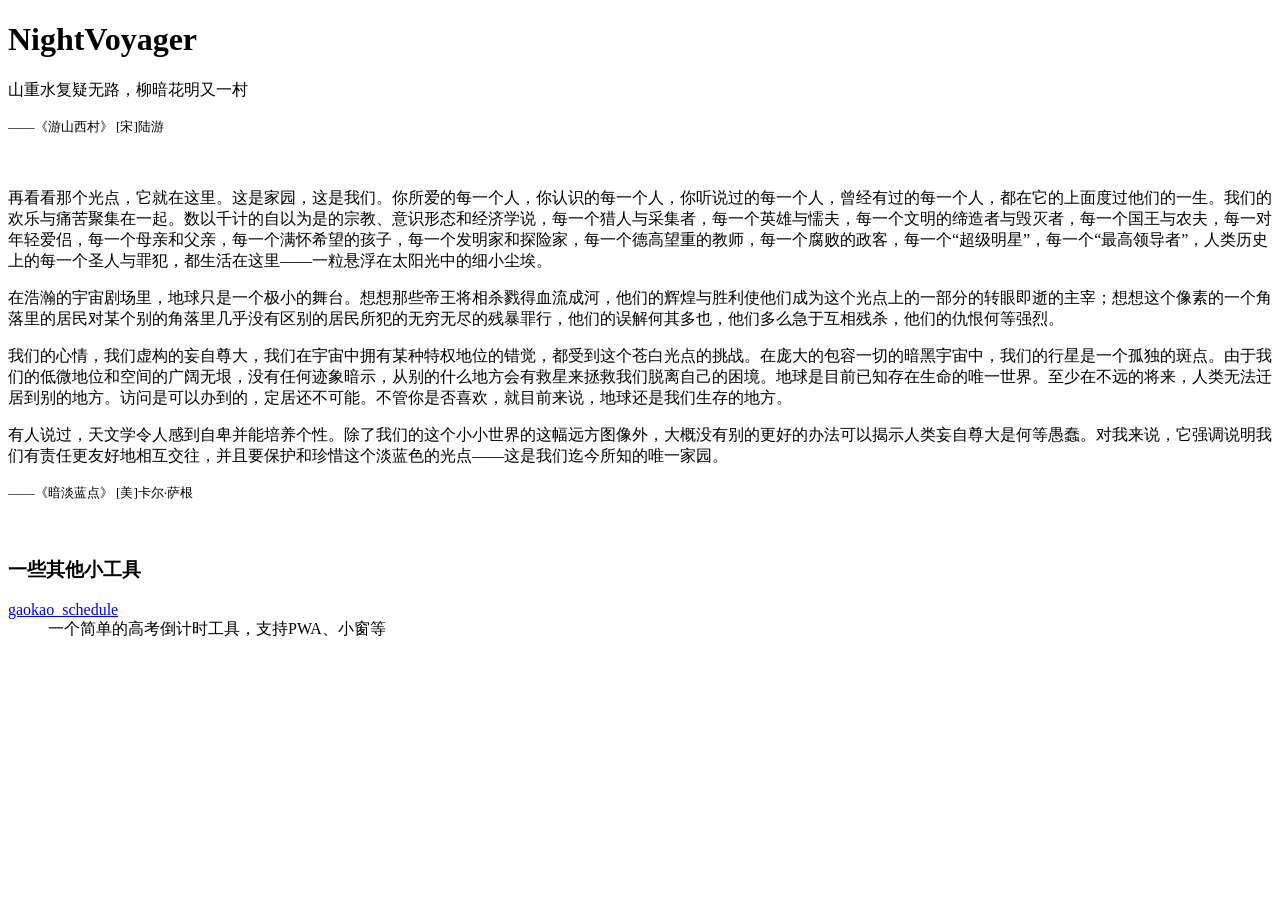
<file: index.html>
<!DOCTYPE html>
<html lang="zh-CN">
<head>
	<meta charset="UTF-8">
    <title>NightVoyager's github page</title>
</head>
<body>
	<h1>NightVoyager</h1>
	<article>
        <p>山重水复疑无路，柳暗花明又一村</p>
        <footer><small>——《游山西村》 [宋]陆游</small></footer>
    </article>
    <br>
    <br>
    <article>
        <p>再看看那个光点，它就在这里。这是家园，这是我们。你所爱的每一个人，你认识的每一个人，你听说过的每一个人，曾经有过的每一个人，都在它的上面度过他们的一生。我们的欢乐与痛苦聚集在一起。数以千计的自以为是的宗教、意识形态和经济学说，每一个猎人与采集者，每一个英雄与懦夫，每一个文明的缔造者与毁灭者，每一个国王与农夫，每一对年轻爱侣，每一个母亲和父亲，每一个满怀希望的孩子，每一个发明家和探险家，每一个德高望重的教师，每一个腐败的政客，每一个“超级明星”，每一个“最高领导者”，人类历史上的每一个圣人与罪犯，都生活在这里——一粒悬浮在太阳光中的细小尘埃。</p>
        <p>在浩瀚的宇宙剧场里，地球只是一个极小的舞台。想想那些帝王将相杀戮得血流成河，他们的辉煌与胜利使他们成为这个光点上的一部分的转眼即逝的主宰；想想这个像素的一个角落里的居民对某个别的角落里几乎没有区别的居民所犯的无穷无尽的残暴罪行，他们的误解何其多也，他们多么急于互相残杀，他们的仇恨何等强烈。</p>
        <p>我们的心情，我们虚构的妄自尊大，我们在宇宙中拥有某种特权地位的错觉，都受到这个苍白光点的挑战。在庞大的包容一切的暗黑宇宙中，我们的行星是一个孤独的斑点。由于我们的低微地位和空间的广阔无垠，没有任何迹象暗示，从别的什么地方会有救星来拯救我们脱离自己的困境。地球是目前已知存在生命的唯一世界。至少在不远的将来，人类无法迁居到别的地方。访问是可以办到的，定居还不可能。不管你是否喜欢，就目前来说，地球还是我们生存的地方。</p>
        <p>有人说过，天文学令人感到自卑并能培养个性。除了我们的这个小小世界的这幅远方图像外，大概没有别的更好的办法可以揭示人类妄自尊大是何等愚蠢。对我来说，它强调说明我们有责任更友好地相互交往，并且要保护和珍惜这个淡蓝色的光点——这是我们迄今所知的唯一家园。</p>
        <footer><small>——《暗淡蓝点》 [美]卡尔·萨根</small></footer>
    </article>
    <br>
    <br>
    <nav>
        <h3>一些其他小工具</h3>
        <dl>
            <dt><a href="gaokao/">gaokao_schedule</a></dt><dd>一个简单的高考倒计时工具，支持PWA、小窗等</dd>
        </dl>
    </nav>
</body>
</html>
</file>
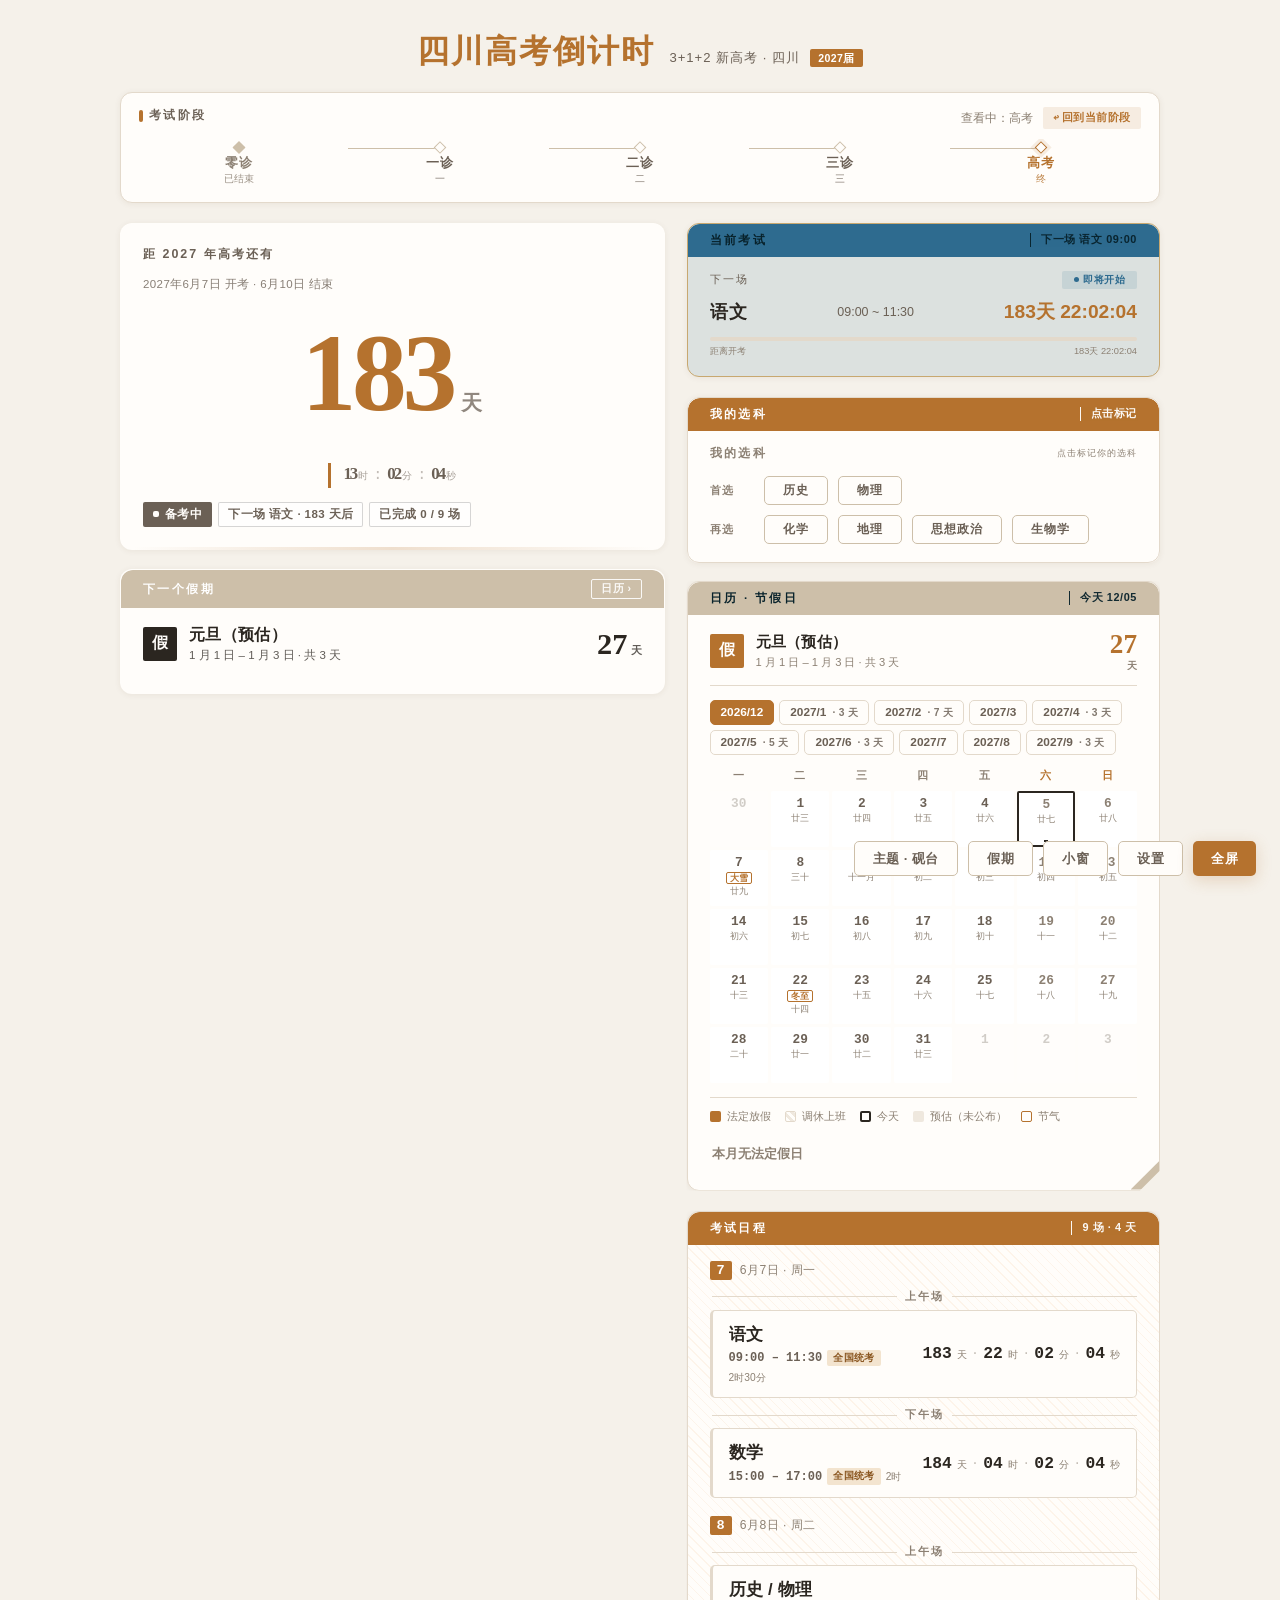
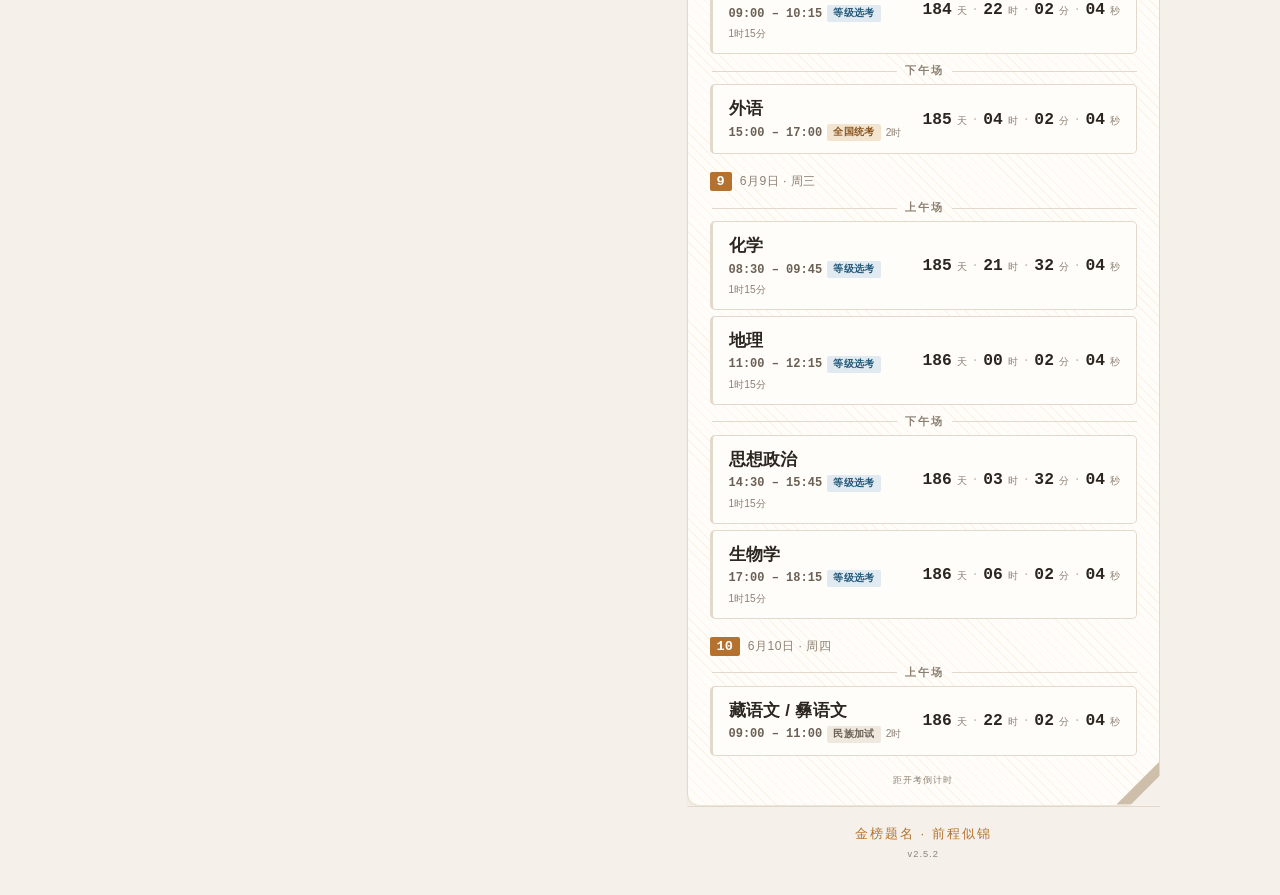
<file: gaokao/index.html>
<!DOCTYPE html>
<html lang="zh-CN">
<head>
    <meta charset="UTF-8">
    <meta name="viewport" content="width=device-width, initial-scale=1.0, viewport-fit=cover">
    <title>四川高考倒计时 · 3+1+2</title>
    <meta name="theme-color" content="#c8946a" media="(prefers-color-scheme: light)">
    <meta name="theme-color" content="#1c1814" media="(prefers-color-scheme: dark)">
    <meta name="apple-mobile-web-app-capable" content="yes">
    <meta name="apple-mobile-web-app-status-bar-style" content="default">
    <meta name="apple-mobile-web-app-title" content="高考倒计时">
    <meta name="application-name" content="高考倒计时">
    <meta name="description" content="四川 3+1+2 新高考倒计时与日程安排，支持选科标记、深色模式">
    <link rel="canonical" href="https://www.nightvoyager.online/gaokao/">
    <meta property="og:type" content="website">
    <meta property="og:title" content="四川高考倒计时 · 3+1+2">
    <meta property="og:description" content="四川 3+1+2 新高考倒计时与日程安排，支持选科标记、深色模式">
    <meta property="og:url" content="https://www.nightvoyager.online/gaokao/">
    <meta property="og:locale" content="zh_CN">
    <meta name="twitter:card" content="summary">
    <link rel="manifest" href="./manifest.json">
    <link rel="apple-touch-icon" href="data:image/svg+xml,%3Csvg xmlns='http://www.w3.org/2000/svg' viewBox='0 0 192 192'%3E%3Crect width='192' height='192' rx='32' fill='%23c8946a'/%3E%3Ctext x='96' y='126' text-anchor='middle' font-size='100' font-weight='700' font-family='sans-serif' fill='white'%3E考%3C/text%3E%3C/svg%3E">
    <link rel="stylesheet" href="./style.css">
</head>
<body>

<div class="container" style="position:relative;">
    <!-- ===== 骨架屏（绝对定位覆盖内容，纯装饰性，对读屏隐藏） ===== -->
    <div class="skeleton" id="skeleton" aria-hidden="true">
        <div class="sk-header">
            <div class="sk-line" style="width:160px;height:28px;margin:0 auto 8px;"></div>
            <div class="sk-line" style="width:200px;height:16px;margin:0 auto;"></div>
        </div>
        <div class="sk-card">
            <div class="sk-line" style="width:140px;height:14px;margin:0 auto 18px;"></div>
            <div class="sk-row" style="justify-content:center;gap:8px;">
                <div class="sk-block" style="width:64px;height:56px;"></div>
                <div class="sk-line" style="width:12px;height:32px;margin-top:12px;"></div>
                <div class="sk-block" style="width:64px;height:56px;"></div>
                <div class="sk-line" style="width:12px;height:32px;margin-top:12px;"></div>
                <div class="sk-block" style="width:64px;height:56px;"></div>
                <div class="sk-line" style="width:12px;height:32px;margin-top:12px;"></div>
                <div class="sk-block" style="width:64px;height:56px;"></div>
            </div>
        </div>
        <div class="sk-card">
            <div class="sk-row" style="justify-content:space-between;">
                <div class="sk-line" style="width:80px;height:14px;"></div>
                <div class="sk-line" style="width:60px;height:14px;"></div>
            </div>
            <div class="sk-row" style="justify-content:space-between;margin-top:14px;">
                <div class="sk-line" style="width:100px;height:20px;"></div>
                <div class="sk-line" style="width:120px;height:20px;"></div>
            </div>
            <div class="sk-bar" style="margin-top:14px;"></div>
        </div>
        <div class="sk-card">
            <div class="sk-row" style="justify-content:space-between;margin-bottom:4px;">
                <div class="sk-line" style="width:60px;height:18px;"></div>
                <div class="sk-line" style="width:100px;height:14px;"></div>
            </div>
            <div class="sk-row" style="gap:8px;flex-wrap:wrap;">
                <div class="sk-pill"></div>
                <div class="sk-pill"></div>
                <div class="sk-pill"></div>
                <div class="sk-pill"></div>
                <div class="sk-pill"></div>
                <div class="sk-pill"></div>
            </div>
        </div>
        <div class="sk-line" style="width:100px;height:14px;margin:0 auto 16px;"></div>
        <div class="sk-card" style="height:52px;"></div>
        <div class="sk-card" style="height:52px;"></div>
        <div class="sk-card" style="height:52px;"></div>
        <div class="sk-card" style="height:52px;"></div>
    </div>

    <!-- ===== 真实内容（始终在骨架下方） ===== -->
    <div class="main-content" id="mainContent">
    <!-- 头部 -->
    <div class="header">
        <h1>四川高考倒计时</h1>
        <div class="sub">
            <span>3+1+2 新高考 · 四川</span>
            <span class="badge" id="yearBadge">2027届</span>
        </div>
    </div>

    <!-- ===== v2.3.0 阶段轨道：全宽横跨，与 demo 的 .rail 对齐 =====
         刻意放在两栏之外：demo 里页头与轨道都是整宽元素，
         两栏只承载「总览」与「高考专属内容」。
         #phaseNav 只是被移动，id 未变，cacheDom() 依然有效。 -->
    <section class="rail" id="pgRail" aria-label="考试阶段">
        <div class="rail-head">
            <span class="rt">考试阶段</span>
            <span class="rh">
                <span class="status-msg" id="statusMsg" role="status">高考进行中 · 沉着冷静</span>
                <span id="railMode">当前：高考</span>
                <!-- 「回到当前阶段」：只在查看**已结束**阶段时出现。
                     二诊/三诊/高考都在未来，对它们说「回到当前阶段」没有意义。 -->
                <button class="rail-back" type="button" id="railBack" hidden>↩ 回到当前阶段</button>
            </span>
        </div>
        <!-- ===== v2.0.0 阶段导航（由 JS 填充） ===== -->
        <div class="phase-nav" id="phaseNav" role="group" aria-label="考试阶段切换"></div>
    </section>

    <!-- ===== v2.2.0 双栏布局：左栏（总倒计时 + 阶段详情） =====
         桌面端左栏吸附，右栏滚动；窄屏自动退化为单列。
         注意：这里只做「包装」，不移动任何既有节点，
         所有 id 仍在原文档流位置，cacheDom() 不会拿到 null。 -->
    <div class="pg-col-left" id="pgColLeft">

    <!-- 总体倒计时 -->
    <div class="hero-countdown" id="heroSection">
        <div class="label" id="heroLabel">距高考还有</div>
        <!-- 非高考阶段：阶段全名 + 状态徽章。与 Hero 共用同一个倒计时，
             不再另起一张卡片（那会造成两个一模一样的倒计时并排）。 -->
        <div class="hero-phase-line" id="heroPhaseLine">
            <span class="hero-phase-name" id="heroPhaseName">—</span>
            <span class="pd-status-badge" id="heroPhaseBadge">即将开始</span>
        </div>
        <!-- 目标日期一行（对齐 demo 的 .h-date；由 JS 填写） -->
        <div class="h-date" id="heroDate"></div>
        <div class="timer" id="heroTimer" role="timer" aria-live="off">
            <!-- 天数为视觉主体，时分秒次级。
                 刻意不用「四块并排」：放大后四块会互相挤压重叠。 -->
            <div class="t-main">
                <span class="num" id="hDays">--</span><span class="unit">天</span>
            </div>
            <div class="t-rest">
                <span class="t-item"><span class="num" id="hHours">--</span><span class="unit">时</span></span>
                <span class="sep">:</span>
                <span class="t-item"><span class="num" id="hMins">--</span><span class="unit">分</span></span>
                <span class="sep">:</span>
                <span class="t-item"><span class="num" id="hSecs">--</span><span class="unit">秒</span></span>
            </div>
        </div>
        <!-- 状态条：与 demo 的 .stat-row 对齐（由 JS 填写） -->
        <div class="stat-row" id="heroStats"></div>
        <!-- 供读屏使用：每分钟更新一次，避免每秒播报 -->
        <span class="sr-only" id="heroA11y" aria-live="polite" aria-atomic="true"></span>
    </div>

    <!-- ===== v2.3.0 下一个假期：与 demo 左栏一致，常驻首页 =====
         数据源与「假期」弹窗完全相同（time.js 的 getHolidayRuns），
         由 renderHoliday() 一并填充，不存在两套数据。 -->
    <section class="card pg-card pg-card--solid" id="holidayCard">
        <div class="card-band">
            <span>下一个假期</span>
            <button class="cb-act" type="button" id="holidayCardBtn">日历 ›</button>
        </div>
        <div class="next-hol">
            <div class="nh-l">
                <span class="nh-icon" aria-hidden="true">假</span>
                <div>
                    <div class="nh-name" id="nhName">—</div>
                    <div class="nh-meta" id="nhMeta">—</div>
                </div>
            </div>
            <div class="nh-r">
                <div class="nh-days"><span id="nhDays">--</span><small id="nhUnit">天</small></div>
            </div>
        </div>
        <div class="nh-strip" id="nhStrip"></div>
    </section>

    <!-- ===== v2.3.2 阶段专有信息并入 Hero =====
         原先这里是一张独立的「阶段详情」卡片，里面有自己的一整套
         天/时/分/秒方块 —— 而 Hero 已经在数同一件事，于是非高考阶段
         页面上并排出现两个一模一样的倒计时。
         现在只保留 Hero 一处倒计时：阶段全名与状态徽章作为 Hero 内的
         补充信息（见上方 #heroPhaseName / #heroPhaseBadge）。 -->
    </div><!-- /pg-col-left -->

    <!-- ===== v2.2.0 双栏布局：右栏（高考专属内容：进程 / 选科 / 日程） ===== -->
    <div class="pg-col-right" id="pgColRight">

    <!-- ===== 高考内容 ===== -->
    <div class="gaokao-content" id="gaokaoContent">
    <!-- 当前考试进程：实色卡（露营=草绿，其他主题=极淡信息色） -->
    <div class="current-exam pg-card pg-card--solid" id="currentExam">
        <div class="ce-header">
            <span class="ce-label" id="ceLabel">当前考试</span>
            <span class="ce-status-badge ce-ongoing" id="ceBadge">进行中</span>
        </div>
        <div class="ce-body">
            <span class="ce-name" id="ceName">—</span>
            <span class="ce-time" id="ceTime">—</span>
            <span class="ce-countdown-num" id="ceCountdown">--:--:--</span>
        </div>
        <div class="ce-progress-wrap">
            <div class="ce-progress-bar">
                <div class="ce-progress-fill" id="ceProgressFill"></div>
            </div>
            <div class="ce-progress-label">
                <span id="ceProgressStart">开始</span>
                <span id="ceProgressEnd">结束</span>
            </div>
        </div>
    </div>

    <!-- 选科标记 -->
    <fieldset class="subject-selector" id="subjectSelector">
        <legend class="sr-only">我的选科</legend>
        <div class="ss-header">
            <span class="ss-title" aria-hidden="true">我的选科</span>
            <span class="ss-hint">点击标记</span>
        </div>
        <div class="ss-row">
            <span class="ss-label" id="ssLabelPrimary">首选</span>
            <button type="button" class="ss-option" data-subject="历史" aria-pressed="false" aria-describedby="ssLabelPrimary">历史</button>
            <button type="button" class="ss-option" data-subject="物理" aria-pressed="false" aria-describedby="ssLabelPrimary">物理</button>
        </div>
        <div class="ss-row">
            <span class="ss-label" id="ssLabelSecondary">再选</span>
            <button type="button" class="ss-option" data-subject="化学" aria-pressed="false" aria-describedby="ssLabelSecondary">化学</button>
            <button type="button" class="ss-option" data-subject="地理" aria-pressed="false" aria-describedby="ssLabelSecondary">地理</button>
            <button type="button" class="ss-option" data-subject="思想政治" aria-pressed="false" aria-describedby="ssLabelSecondary">思想政治</button>
            <button type="button" class="ss-option" data-subject="生物学" aria-pressed="false" aria-describedby="ssLabelSecondary">生物学</button>
        </div>
    </fieldset>
    </div><!-- /gaokaoContent -->

    <!-- ===== v2.3.0 日历常驻卡（对齐 demo 右栏的「日历 · 节假日」） =====
         刻意放在 #gaokaoContent 之外：假期与诊断阶段无关，
         切到「一诊」等阶段时不应跟着一起消失。
         弹窗（#holidayModal）退化为「未来假期速览」，
         与这张月历卡分工不同，不会出现两套同样内容。 -->
    <section class="pg-card pg-card--tinted card--notch" id="calCard">
        <div class="card-band">
            <span>日历 · 节假日</span>
            <span class="cb-note" id="calTodayNote">今天</span>
        </div>

        <!-- 下一个假期：与左栏卡片同源，由 renderHoliday() 双写 -->
        <div class="card-next-hol">
            <span class="nh-icon" aria-hidden="true">假</span>
            <div class="cnh-main">
                <div class="cnh-name" id="nhcName">—</div>
                <div class="cnh-meta" id="nhcMeta">—</div>
            </div>
            <div class="cnh-days"><span id="nhcDays">--</span><small id="nhcUnit">天</small></div>
        </div>

        <div class="hm-tabs" id="hmTabs" role="tablist" aria-label="选择月份"></div>
        <div class="hm-grid" id="hmGrid" role="grid" aria-label="节假日月历"></div>

        <div class="hm-legend">
            <span><i class="h"></i>法定放假</span>
            <span><i class="w"></i>调休上班</span>
            <span><i class="t"></i>今天</span>
            <span><i class="e"></i>预估（未公布）</span>
            <span><i class="s"></i>节气</span>
        </div>

        <div class="hm-list" id="hmList"></div>
    </section>

    <!-- ===== v2.2.0 日程卡：把裸着的日程列表包进卡片，与其他区块一致 ===== -->
    <section class="pg-card card--notch" id="scheduleCard">
        <div class="card-band">
            <span>考试日程</span>
            <span class="cb-note" id="scheduleBandNote">9 场 · 4 天</span>
        </div>
        <!-- 日程容器（保持原 id，gaokao.js 的 render() 依赖它） -->
        <div id="scheduleRoot"></div>
    </section>
    </div><!-- /pg-col-right -->

    <!-- 底部 -->
    <div class="footer">
        <span>金榜题名 · 前程似锦</span>
        <span class="footer-version">v<span id="versionLabel">2.5.2</span></span>
    </div>
    </div><!-- /main-content -->

    <!-- 底部操作栏 -->
    <div class="action-bar">
        <button class="action-btn action-btn-secondary" id="themeToggle" title="外观设置" aria-expanded="false" aria-haspopup="dialog">主题 · 砚台</button>
        <button class="action-btn action-btn-secondary" id="holidayBtn" title="节假日日历" aria-haspopup="dialog">假期</button>
        <button class="action-btn action-btn-secondary" id="pipToggle" title="浮动小窗">小窗</button>
        <button class="action-btn action-btn-secondary" id="installBtn" title="安装到桌面" style="display:none;">安装</button>
        <button class="action-btn action-btn-secondary" id="settingsBtn" title="考试日程设置">设置</button>
        <button class="action-btn" id="fsToggle" title="全屏显示">全屏</button>
    </div>

    <!-- ===== v2.1.0 外观菜单（配色 / 字号 / 明暗，由 gaokao.js 填充） ===== -->
    <div class="theme-menu" id="themeMenu" role="dialog" aria-label="外观设置" aria-hidden="true"></div>

    <!-- ===== v2.3.0 未来假期速览（原「节假日日历」弹窗） =====
         月历已常驻右栏，这里改为「以后几个月还有什么假」的速览：
         只列下一个假期 + 后续假期时间线，不再重复一份月历。 -->
    <div class="modal-overlay" id="holidayModal" role="dialog" aria-modal="true"
         aria-labelledby="hmTitle" aria-hidden="true">
        <div class="holiday-modal">
            <div class="hm-head">
                <div>
                    <div class="hm-title" id="hmTitle">未来假期速览</div>
                    <div class="hm-sub" id="hmSub">接下来几个月的放假安排</div>
                </div>
                <button class="hm-close" id="holidayClose" type="button" aria-label="关闭">✕</button>
            </div>

            <!-- 下一个假期 -->
            <div class="hm-next" id="hmNext">
                <span class="hm-next-icon" aria-hidden="true">假</span>
                <div class="hm-next-main">
                    <div class="hm-next-name" id="hmNextName">—</div>
                    <div class="hm-next-meta" id="hmNextMeta">—</div>
                </div>
                <div class="hm-next-days"><span id="hmNextDays">--</span><small id="hmNextUnit">天</small></div>
            </div>

            <!-- 之后几个假期的时间线 -->
            <div class="hm-upcoming" id="hmUpcoming"></div>
        </div>
    </div>

    <!-- ===== 全屏显示覆盖层 ===== -->
    <div class="fs-overlay" id="fsOverlay" role="dialog" aria-modal="true" aria-label="全屏倒计时" aria-hidden="true">
        <button class="fs-exit" id="fsExit" title="退出全屏">✕ 退出</button>
        <div class="fs-inner">
            <div class="fs-header">四川高考倒计时 · 3+1+2</div>

            <div class="fs-status-bar" id="fsStatusBar">
                <span class="fs-status-dot" id="fsStatusDot" aria-hidden="true"></span>
                <span class="fs-status-text" id="fsStatusText" role="status">正在进行</span>
            </div>

            <div class="fs-main">
                <!-- 当前场次做成一行：标签 / 名称 / 时间，
                     原先是三行堆叠，占掉了大数字需要的垂直空间 -->
                <div class="fs-head-line">
                    <span class="fs-current-label" id="fsCurLabel">当前考试</span>
                    <span class="fs-current-name" id="fsCurName">—</span>
                    <span class="fs-current-time" id="fsCurTime">--:--</span>
                </div>

                <!-- 大天数 + 次级精确行：与 demo 展示模式的数字层级一致。
                     刻意不用「四块等宽并排」—— 那会让天数与时分秒抢同一层级，
                     放大后反而不成比例。 -->
                <div class="fs-timer-wrap">
                    <!-- 说明大数字在数到什么：没有这行的话，
                         「距开考」与下面进度条的「剩余到结束」会被读成同一个数。 -->
                    <div class="fs-count-label" id="fsCountLabel">距开考还有</div>
                    <div class="fs-timer-digits" id="fsTimerDigits" role="timer" aria-live="off">
                        <span class="fs-days" id="fsDd">00</span><span class="fs-days-unit">天</span>
                    </div>
                    <div class="fs-sub">
                        <span class="fs-sub-item"><b id="fsDh">00</b><span class="u2">时</span></span>
                        <span class="fs-sub-sep">:</span>
                        <span class="fs-sub-item"><b id="fsDm">00</b><span class="u2">分</span></span>
                        <span class="fs-sub-sep">:</span>
                        <span class="fs-sub-item"><b id="fsDs">00</b><span class="u2">秒</span></span>
                    </div>
                </div>

                <div class="fs-progress-wrap">
                    <div class="fs-progress-bar"><div class="fs-progress-fill" id="fsProgressFill"></div></div>
                    <div class="fs-progress-label">
                        <span id="fsProgStart">开始</span>
                        <span id="fsProgEnd">剩余 --:--:--</span>
                    </div>
                </div>

                <!-- 底部信息条：取代原先独立的「下一场」卡片与「概要」两行 -->
                <div class="fs-foot" id="fsNext">
                    <span class="fs-foot-i">
                        <span class="fs-foot-l">下一场</span>
                        <b id="fsNextName">—</b>
                        <span class="fs-foot-t" id="fsNextTime">--:-- ~ --:--</span>
                        <span class="fs-foot-c" id="fsNextCountdown">--:--:--</span>
                    </span>
                    <span class="fs-foot-i" id="fsSummary">
                        <span class="fs-foot-l">进度</span>
                        <b id="fsDone">0</b>
                        <span class="fs-foot-t">/ <span id="fsRemain">0</span> 场</span>
                        <span class="fs-total-hint" id="fsTotalHint"></span>
                    </span>
                </div>
            </div>
        </div>
    </div>

    <!-- ===== v2.0.0 设置弹窗 ===== -->
    <div class="modal-overlay" id="settingsModal" role="dialog" aria-modal="true"
         aria-labelledby="smTitle" aria-hidden="true">
        <div class="settings-modal">
            <div class="sm-title" id="smTitle">考试日程设置</div>
            <div class="sm-sub">自定义各阶段考试起止日期</div>
            <div id="settingsForm"></div>
            <div class="sm-actions">
                <button class="sm-btn sm-btn-secondary" id="settingsCancel">取消</button>
                <button class="sm-btn sm-btn-primary" id="settingsSave">保存</button>
            </div>
        </div>
    </div>

    <!-- ===== v2.0.0 日历弹出框 ===== -->
    <div class="cal-popup" id="calPopup" role="dialog" aria-modal="false" aria-label="选择日期">
        <div class="cal-header">
            <button class="cal-nav" id="calPrev" title="上一月" aria-label="上一月">‹</button>
            <span class="cal-title" id="calTitle" aria-live="polite">2026年 7月</span>
            <button class="cal-nav" id="calNext" title="下一月" aria-label="下一月">›</button>
        </div>
        <div class="cal-weekdays" aria-hidden="true">
            <span>一</span><span>二</span><span>三</span><span>四</span><span>五</span><span>六</span><span>日</span>
        </div>
        <div class="cal-days" id="calDays"></div>
    </div>
</div>

<script src="time.js"></script>
<!-- 农历与节气：纯函数模块，不碰 DOM；必须早于 gaokao.js -->
<script src="lunar.js"></script>
<script src="gaokao.js"></script>

</body>
</html>
</file>
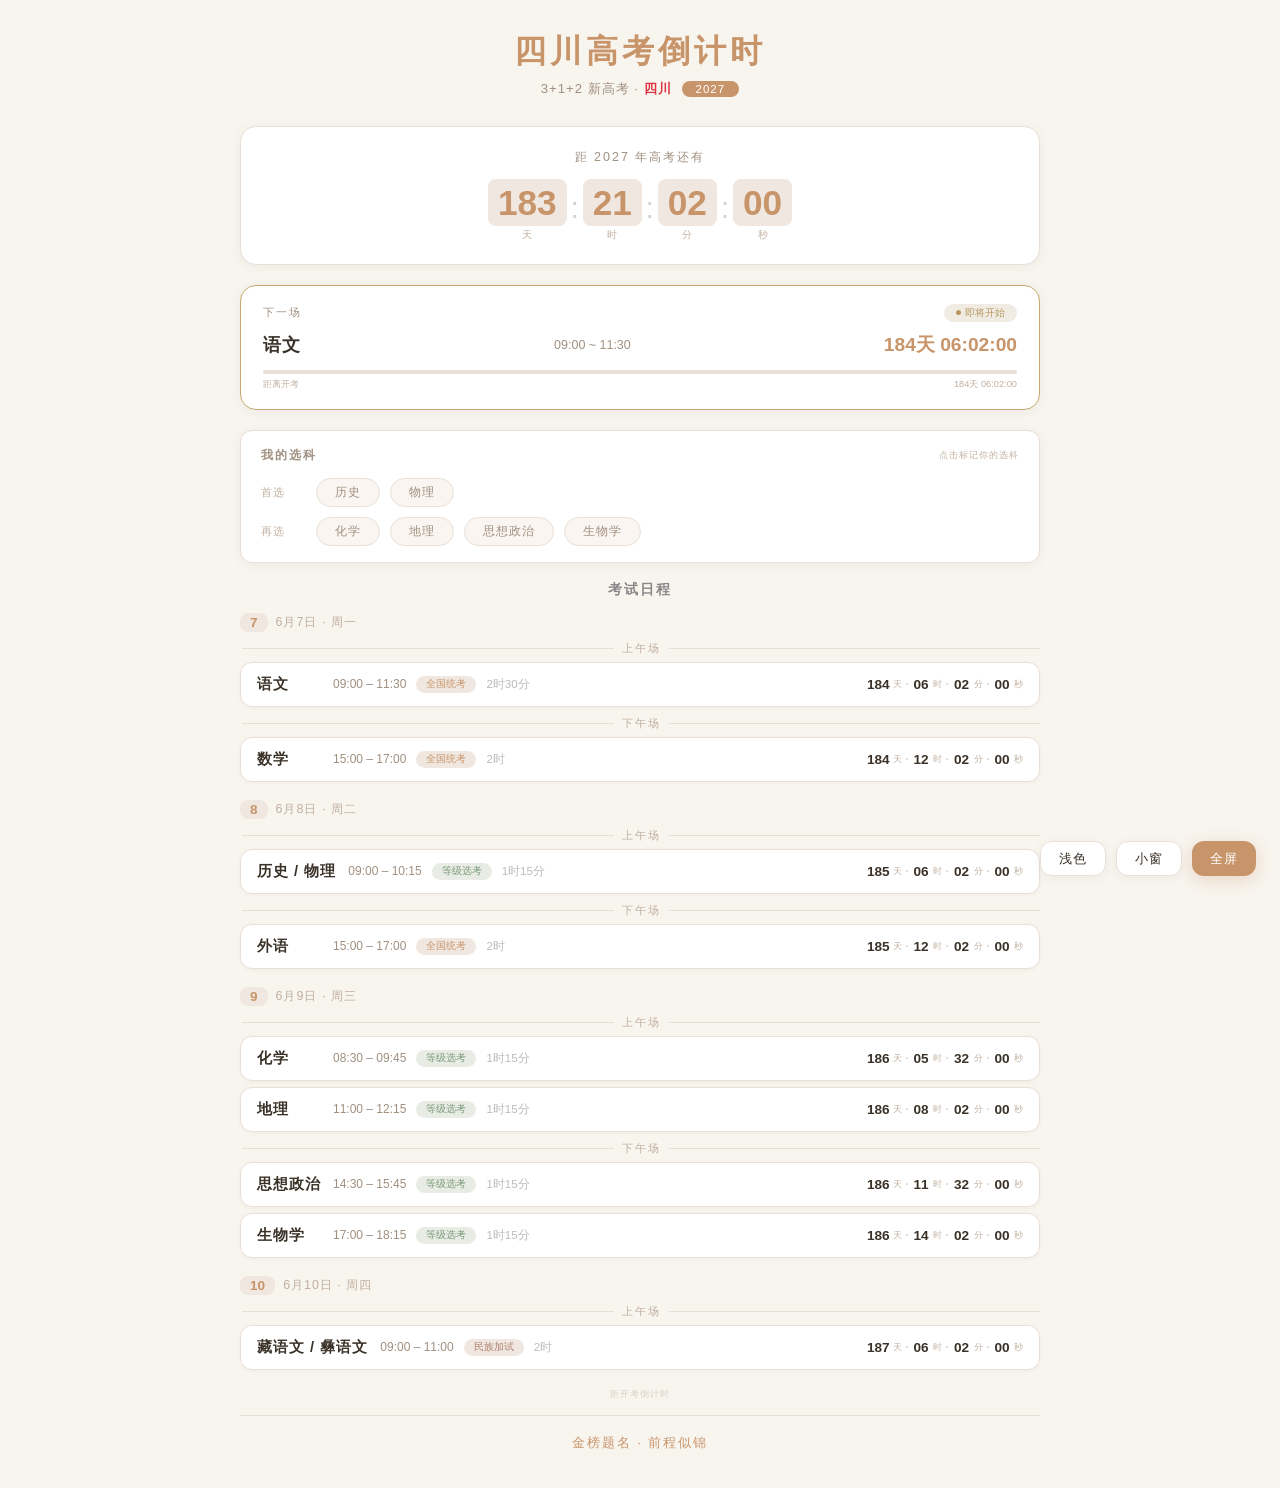
<file: gaokao_schedule.html>
<!DOCTYPE html>
<html lang="zh-CN">
<head>
    <meta charset="UTF-8">
    <meta name="viewport" content="width=device-width, initial-scale=1.0, viewport-fit=cover">
    <title>四川高考倒计时 · 3+1+2</title>
    <meta name="theme-color" content="#c8946a" media="(prefers-color-scheme: light)">
    <meta name="theme-color" content="#1c1814" media="(prefers-color-scheme: dark)">
    <meta name="apple-mobile-web-app-capable" content="yes">
    <meta name="apple-mobile-web-app-status-bar-style" content="default">
    <meta name="apple-mobile-web-app-title" content="高考倒计时">
    <meta name="application-name" content="高考倒计时">
    <meta name="description" content="四川 3+1+2 新高考倒计时与日程安排，支持选科标记、深色模式">
    <link rel="manifest" href="./manifest.json">
    <link rel="apple-touch-icon" href="data:image/svg+xml,%3Csvg xmlns='http://www.w3.org/2000/svg' viewBox='0 0 192 192'%3E%3Crect width='192' height='192' rx='32' fill='%23c8946a'/%3E%3Ctext x='96' y='126' text-anchor='middle' font-size='100' font-weight='700' font-family='sans-serif' fill='white'%3E考%3C/text%3E%3C/svg%3E">
    <style>
        * { margin: 0; padding: 0; box-sizing: border-box; }

        /* ===== 主题变量 ===== */
        :root {
            --bg: #f8f4ee;
            --bg-card: #ffffff;
            --bg-card-hover: #fdfaf6;
            --bg-card-selected: #fdf9f4;
            --bg-hero: #ffffff;
            --bg-soft: #f0e8e0;
            --bg-tag-mandatory: #f0e8e0;
            --bg-tag-elective: #e8ece4;
            --bg-tag-special: #f0e8e0;
            --bg-tag-selected: #c8946a;
            --bg-selector: #ffffff;
            --bg-selector-option: #faf5f0;
            --bg-overlay: #f8f4ee;
            --bg-fs-next: #ffffff;

            --text-primary: #3a3228;
            --text-secondary: #a09080;
            --text-muted: #c0b0a0;
            --text-light: #d8d0c8;
            --text-on-accent: #ffffff;
            --text-accent: #c8946a;
            --text-elective: #7a9a7a;
            --text-special: #b08070;
            --text-tag-mandatory: #c8946a;
            --text-tag-elective: #7a9a7a;
            --text-tag-special: #b08070;
            --text-tag-dimmed: #d0c8c0;
            --text-hero: #c8946a;

            --border: #e8e0d8;
            --border-card: #e8e0d8;
            --border-card-hover: #dcd0c8;
            --border-card-selected: #dcc8b8;
            --border-selector: #e8e0d8;
            --border-selector-option: #e8e0d8;
            --border-selector-active: #c8946a;

            --shadow-sm: 0 1px 4px rgba(0,0,0,0.04);
            --shadow-md: 0 2px 12px rgba(0,0,0,0.05);
            --shadow-lg: 0 4px 16px rgba(0,0,0,0.06);
            --shadow-btn: 0 4px 16px rgba(200,148,106,0.3);
            --shadow-btn-hover: 0 6px 20px rgba(200,148,106,0.4);

            --radius-sm: 8px;
            --radius-md: 12px;
            --radius-lg: 16px;
            --radius-full: 999px;

            --transition: 0.25s ease;
        }

        [data-theme="dark"] {
            --bg: #1c1814;
            --bg-card: #2a2420;
            --bg-card-hover: #322c26;
            --bg-card-selected: #322c26;
            --bg-hero: #2a2420;
            --bg-soft: #322c26;
            --bg-tag-mandatory: #3d3228;
            --bg-tag-elective: #283028;
            --bg-tag-special: #3d3028;
            --bg-tag-selected: #d4a880;
            --bg-selector: #2a2420;
            --bg-selector-option: #322c26;
            --bg-overlay: #1c1814;
            --bg-fs-next: #2a2420;

            --text-primary: #e8e0d8;
            --text-secondary: #a09088;
            --text-muted: #706860;
            --text-light: #5a5248;
            --text-on-accent: #ffffff;
            --text-accent: #d4a880;
            --text-elective: #8aaa8a;
            --text-special: #c09078;
            --text-tag-mandatory: #d4a880;
            --text-tag-elective: #8aaa8a;
            --text-tag-special: #c09078;
            --text-tag-dimmed: #5a5248;
            --text-hero: #d4a880;

            --border: #3a342e;
            --border-card: #3a342e;
            --border-card-hover: #4a443e;
            --border-card-selected: #4a3e32;
            --border-selector: #3a342e;
            --border-selector-option: #3a342e;
            --border-selector-active: #d4a880;

            --shadow-sm: 0 1px 4px rgba(0,0,0,0.2);
            --shadow-md: 0 2px 12px rgba(0,0,0,0.25);
            --shadow-lg: 0 4px 16px rgba(0,0,0,0.3);
            --shadow-btn: 0 4px 16px rgba(212,168,128,0.25);
            --shadow-btn-hover: 0 6px 20px rgba(212,168,128,0.35);
        }

        body {
            font-family: -apple-system, BlinkMacSystemFont, "Segoe UI", "PingFang SC",
                "Hiragino Sans GB", "Microsoft YaHei", "Helvetica Neue", Arial, sans-serif;
            min-height: 100vh;
            background: var(--bg);
            display: flex;
            justify-content: center;
            align-items: flex-start;
            padding: 30px 16px;
            color: var(--text-primary);
            transition: background var(--transition), color var(--transition);
        }

        .container {
            width: 100%;
            max-width: 800px;
        }

        /* ===== 头部 ===== */
        .header {
            text-align: center;
            margin-bottom: 28px;
        }

        .header h1 {
            font-size: 2rem;
            font-weight: 700;
            color: var(--text-accent);
            letter-spacing: 4px;
        }

        .header .sub {
            display: flex;
            justify-content: center;
            align-items: center;
            gap: 10px;
            margin-top: 6px;
            color: var(--text-secondary);
            font-size: 0.82rem;
            letter-spacing: 1px;
        }

        .header .sub .badge {
            background: var(--text-accent);
            padding: 2px 14px;
            border-radius: var(--radius-full);
            font-size: 0.72rem;
            color: var(--text-on-accent);
            font-weight: 500;
        }

        /* ===== 总体倒计时 ===== */
        .hero-countdown {
            background: var(--bg-hero);
            border-radius: var(--radius-lg);
            padding: 22px 20px;
            margin-bottom: 20px;
            text-align: center;
            box-shadow: var(--shadow-md);
            border: 1px solid var(--border);
            transition: background var(--transition), border var(--transition);
        }

        .hero-countdown .label {
            color: var(--text-secondary);
            font-size: 0.78rem;
            letter-spacing: 2px;
            margin-bottom: 14px;
            font-weight: 500;
        }

        .hero-countdown .timer {
            display: flex;
            justify-content: center;
            align-items: center;
            gap: 4px;
        }

        .hero-countdown .timer .num {
            font-size: 2.2rem;
            font-weight: 700;
            color: var(--text-hero);
            background: var(--bg-soft);
            border-radius: var(--radius-sm);
            padding: 4px 10px;
            min-width: 50px;
            text-align: center;
            font-variant-numeric: tabular-nums;
            line-height: 1.3;
            transition: background var(--transition), color var(--transition);
        }

        .hero-countdown .timer .sep {
            font-size: 1.8rem;
            font-weight: 300;
            color: var(--text-light);
            padding-bottom: 4px;
        }

        .hero-countdown .timer .unit {
            font-size: 0.62rem;
            color: var(--text-muted);
            display: block;
            margin-top: 2px;
        }

        .hero-countdown.ongoing .timer .num {
            background: var(--bg-soft);
            animation: pulseSoft 1.5s ease-in-out infinite;
        }

        @keyframes pulseSoft {
            0%,100% { box-shadow: 0 0 8px rgba(200,148,106,0.08); }
            50% { box-shadow: 0 0 20px rgba(200,148,106,0.18); }
        }

        .status-msg {
            color: var(--text-accent);
            font-size: 0.9rem;
            font-weight: 500;
            letter-spacing: 3px;
            display: none;
            margin-bottom: 16px;
            text-align: center;
        }
        .status-msg.show { display: block; animation: fadeUp 0.4s ease; }

        /* ===== 当前考试进程 ===== */
        .current-exam {
            background: var(--bg-card);
            border-radius: var(--radius-lg);
            padding: 18px 22px;
            margin-bottom: 20px;
            display: none;
            box-shadow: var(--shadow-md);
            border: 1px solid var(--border);
            animation: fadeUp 0.4s ease;
            transition: border-color 0.3s, background var(--transition);
        }
        .current-exam.ce-waiting {
            border-color: #c8a870;
        }
        .current-exam.show { display: block; }

        .current-exam .ce-header {
            display: flex;
            justify-content: space-between;
            align-items: center;
            margin-bottom: 10px;
            flex-wrap: wrap;
            gap: 6px;
        }

        .current-exam .ce-header .ce-label {
            color: var(--text-secondary);
            font-size: 0.7rem;
            letter-spacing: 2px;
            font-weight: 500;
        }

        .current-exam .ce-header .ce-status-badge {
            font-size: 0.62rem;
            padding: 2px 12px;
            border-radius: var(--radius-full);
            font-weight: 500;
        }
        .ce-status-badge.ce-ongoing {
            background: var(--bg-soft);
            color: var(--text-accent);
            display: inline-flex;
            align-items: center;
            gap: 4px;
        }
        .ce-status-badge.ce-ongoing::before {
            content: '';
            width: 5px;
            height: 5px;
            border-radius: 50%;
            background: var(--text-accent);
            animation: pulseDot 1.2s ease-in-out infinite;
        }
        .ce-status-badge.ce-upcoming {
            background: #f0ece4;
            color: #b89860;
            display: inline-flex;
            align-items: center;
            gap: 4px;
        }
        [data-theme="dark"] .ce-status-badge.ce-upcoming {
            background: #322c24;
            color: #c8a870;
        }
        .ce-status-badge.ce-upcoming::before {
            content: '';
            width: 5px;
            height: 5px;
            border-radius: 50%;
            background: #b89860;
        }
        [data-theme="dark"] .ce-status-badge.ce-upcoming::before {
            background: #c8a870;
        }
        .ce-status-badge.ce-done {
            background: #eaf2ea;
            color: #689868;
            display: inline-flex;
            align-items: center;
            gap: 4px;
        }
        [data-theme="dark"] .ce-status-badge.ce-done {
            background: #283828;
            color: #78b078;
        }
        .ce-status-badge.ce-done::before {
            content: '';
            width: 5px;
            height: 5px;
            border-radius: 50%;
            background: #689868;
        }
        [data-theme="dark"] .ce-status-badge.ce-done::before {
            background: #78b078;
        }

        .current-exam .ce-body {
            display: flex;
            justify-content: space-between;
            align-items: center;
            flex-wrap: wrap;
            gap: 8px;
        }

        .current-exam .ce-body .ce-name {
            color: var(--text-primary);
            font-size: 1.15rem;
            font-weight: 600;
            letter-spacing: 1px;
        }

        .current-exam .ce-body .ce-time {
            color: var(--text-secondary);
            font-size: 0.78rem;
        }

        .current-exam .ce-body .ce-countdown-num {
            color: var(--text-accent);
            font-size: 1.2rem;
            font-weight: 600;
            font-variant-numeric: tabular-nums;
        }

        .ce-progress-wrap { width: 100%; margin-top: 12px; }
        .ce-progress-bar {
            width: 100%; height: 4px;
            background: var(--border);
            border-radius: 4px;
            overflow: hidden;
        }
        .ce-progress-bar .ce-progress-fill {
            height: 100%; border-radius: 4px;
            background: linear-gradient(90deg, var(--text-accent), #e8a098);
            transition: width 0.5s ease;
            width: 0%;
        }
        .ce-progress-wrap .ce-progress-label {
            display: flex;
            justify-content: space-between;
            color: var(--text-muted);
            font-size: 0.58rem;
            margin-top: 4px;
        }

        /* ===== 选科标记 ===== */
        .subject-selector {
            background: var(--bg-selector);
            border-radius: var(--radius-md);
            padding: 16px 20px;
            margin-bottom: 18px;
            box-shadow: var(--shadow-md);
            border: 1px solid var(--border-selector);
            transition: background var(--transition), border var(--transition);
        }
        .ss-header {
            display: flex;
            justify-content: space-between;
            align-items: center;
            margin-bottom: 14px;
        }
        .ss-header .ss-title {
            font-size: 0.78rem;
            font-weight: 600;
            color: var(--text-secondary);
            letter-spacing: 2px;
        }
        .ss-header .ss-hint {
            font-size: 0.58rem;
            color: var(--text-muted);
            letter-spacing: 1px;
        }
        .ss-row {
            display: flex;
            align-items: center;
            gap: 10px;
            margin-bottom: 10px;
            flex-wrap: wrap;
        }
        .ss-row:last-child {
            margin-bottom: 0;
        }
        .ss-row .ss-label {
            font-size: 0.7rem;
            color: var(--text-muted);
            letter-spacing: 1px;
            font-weight: 500;
            min-width: 4em;
            flex-shrink: 0;
        }
        .ss-option {
            display: inline-flex;
            align-items: center;
            justify-content: center;
            gap: 5px;
            padding: 5px 18px;
            border-radius: var(--radius-full);
            font-size: 0.78rem;
            font-weight: 500;
            cursor: pointer;
            border: 1.5px solid var(--border-selector-option);
            background: var(--bg-selector-option);
            color: var(--text-secondary);
            transition: all var(--transition);
            user-select: none;
            -webkit-user-select: none;
            letter-spacing: 1px;
        }
        .ss-option:hover {
            border-color: var(--text-muted);
        }
        .ss-option.active {
            border-color: var(--border-selector-active);
            background: var(--bg-soft);
            color: var(--text-accent);
        }

        /* -- 卡片高亮状态 -- */
        .exam-card.subject-selected {
            background: var(--bg-card-selected);
            border-color: var(--border-card-selected);
        }
        .exam-card.subject-selected .tag-elective {
            background: var(--bg-tag-selected);
            color: var(--text-on-accent);
        }
        .exam-card.subject-selected .sel-badge {
            display: inline-flex;
            align-items: center;
            gap: 3px;
            color: var(--text-elective);
            font-size: 0.6rem;
            font-weight: 500;
            letter-spacing: 1px;
        }
        .exam-card.subject-selected .sel-badge::before {
            content: '';
            width: 4px; height: 4px;
            border-radius: 50%;
            background: var(--text-elective);
            flex-shrink: 0;
        }

        .exam-card.subject-dimmed {
            opacity: 0.35;
            transition: opacity var(--transition);
        }
        .exam-card.subject-dimmed:hover {
            opacity: 0.5;
        }
        .exam-card.subject-dimmed .tag-elective {
            background: transparent;
            border: 1px solid var(--text-tag-dimmed);
            color: var(--text-tag-dimmed);
        }
        .exam-card.subject-dimmed .sel-badge {
            display: inline-flex;
            align-items: center;
            gap: 3px;
            color: var(--text-tag-dimmed);
            font-size: 0.6rem;
            font-weight: 500;
        }
        .exam-card.subject-dimmed .sel-badge::before {
            content: '';
            width: 4px; height: 4px;
            border-radius: 50%;
            border: 1px solid var(--text-tag-dimmed);
            background: transparent;
            flex-shrink: 0;
        }

        .exam-card .sel-badge { display: none; }
        .exam-card.exam-done .sel-badge { display: none !important; }

        /* ===== 日程标题 ===== */
        .section-title {
            color: #888;
            font-size: 0.85rem;
            font-weight: 600;
            letter-spacing: 2px;
            margin-bottom: 14px;
            text-align: center;
        }

        /* ===== 日期组 ===== */
        .day-group { margin-bottom: 18px; }

        .day-header {
            display: flex;
            align-items: center;
            gap: 8px;
            margin-bottom: 8px;
        }

        .day-header .day-num {
            font-size: 0.85rem;
            font-weight: 600;
            color: var(--text-accent);
            background: var(--bg-soft);
            padding: 2px 10px;
            border-radius: var(--radius-sm);
        }

        .day-header .day-date {
            color: var(--text-muted);
            font-size: 0.78rem;
            letter-spacing: 1px;
        }

        /* ===== 上下午分隔 ===== */
        .session-divider {
            display: flex;
            align-items: center;
            gap: 8px;
            margin: 10px 0 6px;
            padding-left: 2px;
        }
        .session-divider .line {
            flex: 1;
            height: 1px;
            background: var(--border);
        }
        .session-divider .label {
            font-size: 0.68rem;
            color: var(--text-muted);
            letter-spacing: 2px;
            font-weight: 500;
            white-space: nowrap;
        }

        /* ===== 考试卡片 ===== */
        .exam-card {
            background: var(--bg-card);
            border: 1px solid var(--border-card);
            border-radius: var(--radius-md);
            padding: 12px 16px;
            margin-bottom: 6px;
            display: flex;
            flex-wrap: wrap;
            align-items: center;
            gap: 6px 12px;
            transition: all var(--transition);
            box-shadow: var(--shadow-sm);
        }

        .exam-card:hover {
            border-color: var(--border-card-hover);
            background: var(--bg-card-hover);
            box-shadow: var(--shadow-md);
        }

        .exam-card .name {
            color: var(--text-primary);
            font-size: 0.92rem;
            font-weight: 600;
            min-width: 64px;
            letter-spacing: 1px;
            transition: color var(--transition);
        }

        .exam-card .meta {
            display: flex;
            align-items: center;
            gap: 10px;
            flex-wrap: wrap;
            flex: 1;
        }

        .exam-card .meta .time-range {
            color: var(--text-secondary);
            font-size: 0.75rem;
            font-weight: 500;
        }

        .exam-card .meta .tag {
            font-size: 0.6rem;
            padding: 2px 10px;
            border-radius: var(--radius-full);
            font-weight: 500;
            transition: all var(--transition);
        }
        .tag-mandatory { background: var(--bg-tag-mandatory); color: var(--text-tag-mandatory); }
        .tag-elective { background: var(--bg-tag-elective); color: var(--text-tag-elective); }
        .tag-special { background: var(--bg-tag-special); color: var(--text-tag-special); }

        .exam-card .countdown-mini {
            display: flex;
            align-items: center;
            gap: 3px;
            margin-left: auto;
            flex-shrink: 0;
        }

        .exam-card .countdown-mini .cd-num {
            font-size: 0.85rem;
            font-weight: 600;
            color: var(--text-primary);
            font-variant-numeric: tabular-nums;
            min-width: 18px;
            text-align: center;
            transition: color var(--transition);
        }

        .exam-card .countdown-mini .cd-unit {
            font-size: 0.58rem;
            color: var(--text-muted);
        }

        .exam-card .countdown-mini .cd-sep {
            color: var(--text-light);
            font-weight: 400;
        }

        .exam-card.exam-done {
            opacity: 0.5;
        }
        .exam-card.exam-done .countdown-mini .cd-num,
        .exam-card.exam-done .countdown-mini .cd-unit,
        .exam-card.exam-done .countdown-mini .cd-sep {
            display: none;
        }
        .exam-done-badge {
            display: inline-flex;
            align-items: center;
            gap: 3px;
            font-size: 0.62rem;
            color: #689868;
            font-weight: 500;
            letter-spacing: 1px;
        }
        [data-theme="dark"] .exam-done-badge { color: #78b078; }
        .exam-done-badge::before {
            content: '';
            width: 5px;
            height: 5px;
            border-radius: 50%;
            background: #689868;
        }
        [data-theme="dark"] .exam-done-badge::before { background: #78b078; }

        .exam-card.exam-now {
            border-color: var(--text-accent);
            background: var(--bg-card-selected);
        }
        .exam-card.exam-now .countdown-mini .cd-num { color: var(--text-accent); }
        .exam-card.exam-now .name { color: var(--text-accent); }

        .exam-card.exam-now .exam-badge {
            display: inline-flex;
            align-items: center;
            gap: 3px;
            font-size: 0.58rem;
            padding: 1px 10px;
            border-radius: var(--radius-full);
            background: var(--bg-soft);
            color: var(--text-accent);
            margin-left: 6px;
            font-weight: 500;
        }
        .exam-card.exam-now .exam-badge::before {
            content: '';
            width: 4px;
            height: 4px;
            border-radius: 50%;
            background: var(--text-accent);
            animation: pulseDot 1.2s ease-in-out infinite;
        }
        @keyframes pulseDot {
            0%,100% { opacity: 1; }
            50% { opacity: 0.3; }
        }

        .cd-legend {
            text-align: center;
            color: var(--text-light);
            font-size: 0.58rem;
            letter-spacing: 1px;
            margin-bottom: 14px;
        }

        .footer {
            text-align: center;
            color: var(--text-accent);
            font-size: 0.82rem;
            padding: 18px 0 6px;
            border-top: 1px solid var(--border);
            letter-spacing: 2px;
            font-weight: 500;
            transition: color var(--transition), border var(--transition);
        }

        @keyframes fadeUp {
            from { opacity: 0; transform: translateY(10px); }
            to { opacity: 1; transform: translateY(0); }
        }

        .container { animation: fadeUp 0.4s ease; }

        /* ===== 底部操作按钮 ===== */
        .action-bar {
            position: fixed;
            bottom: 24px;
            right: 24px;
            z-index: 100;
            display: flex;
            gap: 10px;
        }
        .action-btn {
            display: flex;
            align-items: center;
            justify-content: center;
            gap: 5px;
            background: var(--text-accent);
            color: var(--text-on-accent);
            border: none;
            border-radius: var(--radius-md);
            padding: 10px 18px;
            font-size: 0.82rem;
            font-weight: 500;
            cursor: pointer;
            letter-spacing: 1px;
            box-shadow: var(--shadow-btn);
            transition: all var(--transition);
            font-family: inherit;
            line-height: 1;
        }
        .action-btn:hover { transform: translateY(-2px); box-shadow: var(--shadow-btn-hover); }
        .action-btn-secondary {
            background: var(--bg-card);
            color: var(--text-primary);
            box-shadow: var(--shadow-md);
            border: 1px solid var(--border);
        }
        .action-btn-secondary:hover {
            background: var(--bg-card-hover);
            box-shadow: var(--shadow-lg);
        }

        /* ===== 全屏覆盖层 ===== */
        .fs-overlay {
            display: none;
            position: fixed;
            inset: 0;
            z-index: 9999;
            background: var(--bg-overlay);
            color: var(--text-primary);
            overflow: hidden;
            font-family: -apple-system, BlinkMacSystemFont, "Segoe UI", "PingFang SC",
                "Hiragino Sans GB", "Microsoft YaHei", "Helvetica Neue", Arial, sans-serif;
            transition: background var(--transition);
        }
        .fs-overlay.open { display: block; }

        .fs-exit {
            position: absolute;
            top: 20px;
            right: 24px;
            z-index: 10;
            background: var(--text-accent);
            color: var(--text-on-accent);
            border: none;
            border-radius: var(--radius-sm);
            padding: 6px 16px;
            font-size: 0.78rem;
            cursor: pointer;
            letter-spacing: 1px;
            font-weight: 500;
            transition: all var(--transition);
            box-shadow: var(--shadow-btn);
            font-family: inherit;
        }
        .fs-exit:hover { transform: translateY(-1px); box-shadow: var(--shadow-btn-hover); }

        .fs-inner {
            display: flex;
            flex-direction: column;
            height: 100vh;
            width: 100vw;
            padding: 28px 6vw;
            text-align: center;
            animation: fadeUp 0.4s ease;
        }

        .fs-header {
            font-size: 0.85rem;
            color: var(--text-secondary);
            letter-spacing: 4px;
            margin-bottom: 1.2vh;
            font-weight: 500;
            flex-shrink: 0;
        }

        /* -- 状态条 -- */
        .fs-status-bar {
            display: flex;
            align-items: center;
            justify-content: center;
            gap: 8px;
            margin-bottom: 2vh;
            flex-shrink: 0;
        }
        .fs-status-dot {
            width: 7px;
            height: 7px;
            border-radius: 50%;
            background: var(--text-accent);
            animation: pulseDot 1.2s ease-in-out infinite;
            transition: background var(--transition);
        }
        .fs-status-text {
            font-size: 0.78rem;
            letter-spacing: 3px;
            font-weight: 500;
            transition: color var(--transition);
        }
        .fs-status-bar.status-waiting .fs-status-dot {
            background: #c8a870;
            animation: none;
        }
        .fs-status-bar.status-waiting .fs-status-text { color: #c8a870; }
        .fs-status-bar.status-ongoing .fs-status-dot { background: var(--text-accent); }
        .fs-status-bar.status-ongoing .fs-status-text { color: var(--text-accent); }
        .fs-status-bar.status-done .fs-status-dot {
            background: #78b078;
            animation: none;
        }
        .fs-status-bar.status-done .fs-status-text { color: #78b078; }

        /* -- 主体区域（flex 撑满） -- */
        .fs-main {
            flex: 1;
            display: flex;
            flex-direction: column;
            justify-content: center;
            align-items: center;
            min-height: 0;
        }

        .fs-current-label {
            font-size: 0.78rem;
            color: var(--text-muted);
            letter-spacing: 4px;
            margin-bottom: 1.2vh;
            font-weight: 500;
        }

        .fs-current-name {
            font-size: clamp(2rem, 6vh, 4rem);
            font-weight: 700;
            color: var(--text-hero);
            letter-spacing: 0.12em;
            margin-bottom: 0.3vh;
            line-height: 1.2;
            transition: color var(--transition);
        }

        .fs-current-time {
            font-size: clamp(0.85rem, 1.6vh, 1.1rem);
            color: var(--text-muted);
            letter-spacing: 3px;
            margin-bottom: 2vh;
        }

        /* -- 等待考试时的配色 -- */
        .fs-state-waiting .fs-current-name { color: #c8a870; }
        .fs-state-waiting .fs-timer-digits .digit-block .num { color: #c8a870; }
        .fs-state-waiting .fs-progress-fill {
            background: linear-gradient(90deg, #d4b888, #c8a870);
        }
        .fs-state-waiting .fs-next-countdown { color: var(--text-accent); }

        /* -- 计时器数字块（填充横向空间） -- */
        .fs-timer-wrap {
            width: 100%;
            max-width: 860px;
            margin-bottom: 2.5vh;
        }

        .fs-timer-digits {
            display: flex;
            justify-content: center;
            align-items: center;
            gap: 0.4vw;
        }

        .fs-timer-digits .digit-block {
            display: flex;
            flex-direction: column;
            align-items: center;
            flex: 1;
            min-width: 0;
        }

        .fs-timer-digits .digit-block .num {
            font-size: clamp(2.8rem, 11vh, 7rem);
            font-weight: 700;
            color: var(--text-hero);
            font-variant-numeric: tabular-nums;
            line-height: 1;
            letter-spacing: 0;
            transition: color var(--transition);
        }

        .fs-timer-digits .digit-block .label {
            font-size: 0.62rem;
            color: var(--text-muted);
            margin-top: 4px;
            letter-spacing: 1px;
        }

        .fs-timer-digits .digit-sep {
            font-size: clamp(2rem, 8vh, 5rem);
            font-weight: 200;
            color: var(--text-light);
            flex-shrink: 0;
            width: 0.4em;
            text-align: center;
            line-height: 1;
            align-self: center;
            transition: color var(--transition);
        }

        /* -- 进度条（全宽） -- */
        .fs-progress-wrap {
            width: 100%;
            max-width: 860px;
            margin-bottom: 2.5vh;
        }
        .fs-progress-bar {
            width: 100%; height: 4px;
            background: var(--border);
            border-radius: 4px;
            overflow: hidden;
        }
        .fs-progress-fill {
            height: 100%; border-radius: 4px;
            background: linear-gradient(90deg, var(--text-accent), #e8a098);
            transition: width 0.5s ease;
            width: 0%;
        }
        .fs-progress-label {
            display: flex;
            justify-content: space-between;
            color: var(--text-muted);
            font-size: 0.68rem;
            margin-top: 5px;
        }

        /* -- 下一场（全宽卡片） -- */
        .fs-next {
            display: flex;
            align-items: center;
            justify-content: center;
            gap: clamp(8px, 2vw, 24px);
            flex-wrap: wrap;
            width: 100%;
            max-width: 860px;
            padding: 10px 20px;
            background: var(--bg-fs-next);
            border-radius: var(--radius-md);
            box-shadow: var(--shadow-md);
            border: 1px solid var(--border);
            margin-bottom: 2vh;
            flex-shrink: 0;
            transition: background var(--transition), border var(--transition);
        }
        .fs-next-label {
            font-size: 0.68rem;
            color: var(--text-muted);
            letter-spacing: 2px;
        }
        .fs-next-name {
            font-size: 0.95rem;
            font-weight: 600;
            color: var(--text-primary);
            letter-spacing: 1px;
            transition: color var(--transition);
        }
        .fs-next-time {
            font-size: 0.78rem;
            color: var(--text-secondary);
        }
        .fs-next-countdown {
            font-size: 1.05rem;
            font-weight: 600;
            font-variant-numeric: tabular-nums;
            color: #c8a870;
            transition: color var(--transition);
        }

        /* -- 概要 -- */
        .fs-summary {
            display: flex;
            justify-content: center;
            gap: 6vw;
            font-size: 0.78rem;
            color: var(--text-muted);
            letter-spacing: 1px;
            flex-shrink: 0;
            transition: color var(--transition);
        }
        .fs-summary strong {
            font-size: 0.95rem;
            color: var(--text-accent);
            font-weight: 600;
            transition: color var(--transition);
        }
        .fs-total-hint {
            font-size: 0.62rem;
            color: var(--text-light);
            letter-spacing: 1px;
        }

        .exam-card {
            opacity: 0;
            animation: fadeUp 0.3s ease forwards;
        }
        .exam-card:nth-child(1) { animation-delay: 0.02s; }
        .exam-card:nth-child(2) { animation-delay: 0.04s; }
        .exam-card:nth-child(3) { animation-delay: 0.06s; }
        .exam-card:nth-child(4) { animation-delay: 0.08s; }
        .exam-card:nth-child(5) { animation-delay: 0.10s; }
        .exam-card:nth-child(6) { animation-delay: 0.12s; }
        .exam-card:nth-child(7) { animation-delay: 0.14s; }
        .exam-card:nth-child(8) { animation-delay: 0.16s; }
        .exam-card:nth-child(9) { animation-delay: 0.18s; }
        .exam-card:nth-child(10) { animation-delay: 0.20s; }

        /* ===== 骨架屏（绝对定位覆盖内容） ===== */
        .skeleton {
            position: absolute;
            inset: 0;
            z-index: 100;
            pointer-events: none;
            background: var(--bg);
            transition: opacity 0.4s ease;
        }
        .skeleton .sk-header {
            text-align: center;
            margin-bottom: 28px;
        }
        .skeleton .sk-card {
            background: var(--bg-card);
            border-radius: var(--radius-lg);
            padding: 18px 22px;
            margin-bottom: 18px;
            box-shadow: var(--shadow-sm);
            border: 1px solid var(--border);
        }
        .skeleton .sk-row {
            display: flex;
            align-items: center;
        }
        .skeleton .sk-block {
            border-radius: var(--radius-sm);
            background: var(--border);
        }
        .skeleton .sk-line {
            border-radius: 6px;
            background: var(--border);
        }
        .skeleton .sk-bar {
            width: 100%; height: 6px;
            border-radius: 4px;
            background: var(--border);
        }
        .skeleton .sk-pill {
            width: 64px; height: 28px;
            border-radius: var(--radius-full);
            background: var(--border);
        }

        /* shimmer 动画 */
        .skeleton .sk-block,
        .skeleton .sk-line,
        .skeleton .sk-bar,
        .skeleton .sk-pill {
            position: relative;
            overflow: hidden;
        }
        .skeleton .sk-block::after,
        .skeleton .sk-line::after,
        .skeleton .sk-bar::after,
        .skeleton .sk-pill::after {
            content: '';
            position: absolute;
            inset: 0;
            background: linear-gradient(90deg,
                transparent 0%,
                rgba(255,255,255,0.25) 50%,
                transparent 100%);
            animation: shimmer 1.6s ease-in-out infinite;
            transform: translateX(-100%);
        }
        [data-theme="dark"] .skeleton .sk-block::after,
        [data-theme="dark"] .skeleton .sk-line::after,
        [data-theme="dark"] .skeleton .sk-bar::after,
        [data-theme="dark"] .skeleton .sk-pill::after {
            background: linear-gradient(90deg,
                transparent 0%,
                rgba(255,255,255,0.06) 50%,
                transparent 100%);
        }
        @keyframes shimmer {
            100% { transform: translateX(100%); }
        }

        /* 主内容始终可见，被骨架覆盖 */
        .main-content {
            position: relative;
            z-index: 1;
        }

        @media (max-width: 600px) {
            body { padding: 16px 10px; }
            .header h1 { font-size: 1.5rem; letter-spacing: 2px; }
            .hero-countdown { padding: 16px 14px; }
            .hero-countdown .timer .num { font-size: 1.5rem; min-width: 40px; padding: 3px 8px; }
            .hero-countdown .timer .sep { font-size: 1.3rem; }
            .current-exam { padding: 14px 16px; }
            .current-exam .ce-body .ce-name { font-size: 1rem; }
            .current-exam .ce-body .ce-countdown-num { font-size: 1.05rem; }
            .exam-card { padding: 10px 12px; gap: 4px; }
            .exam-card .name { font-size: 0.85rem; min-width: 50px; }
            .exam-card .countdown-mini { margin-left: 0; width: 100%; justify-content: flex-end; }
            .exam-card .meta .time-range { font-size: 0.7rem; }
            .session-divider { margin: 8px 0 4px; }
            .session-divider .label { font-size: 0.62rem; }
            .fs-current-name { font-size: clamp(1.5rem, 5vh, 2.2rem); letter-spacing: 0.08em; }
            .fs-timer-digits .digit-block .num { font-size: clamp(1.8rem, 7vh, 3rem); }
            .fs-timer-digits .digit-sep { font-size: clamp(1.2rem, 5vh, 2rem); }
            .fs-inner { padding: 20px 5vw; }
            .fs-header { font-size: 0.72rem; }
            .fs-next { gap: 6px; padding: 8px 14px; font-size: 0.78rem; }
            .fs-next-name { font-size: 0.82rem; }
            .fs-summary { gap: 10vw; font-size: 0.68rem; }
            .action-bar { bottom: 16px; right: 16px; gap: 8px; }
            .action-btn { padding: 8px 14px; font-size: 0.75rem; border-radius: var(--radius-sm); }
        }
    </style>
</head>
<body>

<div class="container" style="position:relative;">
    <!-- ===== 骨架屏（绝对定位覆盖内容） ===== -->
    <div class="skeleton" id="skeleton">
        <div class="sk-header">
            <div class="sk-line" style="width:160px;height:28px;margin:0 auto 8px;"></div>
            <div class="sk-line" style="width:200px;height:16px;margin:0 auto;"></div>
        </div>
        <div class="sk-card">
            <div class="sk-line" style="width:140px;height:14px;margin:0 auto 18px;"></div>
            <div class="sk-row" style="justify-content:center;gap:8px;">
                <div class="sk-block" style="width:64px;height:56px;"></div>
                <div class="sk-line" style="width:12px;height:32px;margin-top:12px;"></div>
                <div class="sk-block" style="width:64px;height:56px;"></div>
                <div class="sk-line" style="width:12px;height:32px;margin-top:12px;"></div>
                <div class="sk-block" style="width:64px;height:56px;"></div>
                <div class="sk-line" style="width:12px;height:32px;margin-top:12px;"></div>
                <div class="sk-block" style="width:64px;height:56px;"></div>
            </div>
        </div>
        <div class="sk-card">
            <div class="sk-row" style="justify-content:space-between;">
                <div class="sk-line" style="width:80px;height:14px;"></div>
                <div class="sk-line" style="width:60px;height:14px;"></div>
            </div>
            <div class="sk-row" style="justify-content:space-between;margin-top:14px;">
                <div class="sk-line" style="width:100px;height:20px;"></div>
                <div class="sk-line" style="width:120px;height:20px;"></div>
            </div>
            <div class="sk-bar" style="margin-top:14px;"></div>
        </div>
        <div class="sk-card">
            <div class="sk-row" style="justify-content:space-between;margin-bottom:4px;">
                <div class="sk-line" style="width:60px;height:18px;"></div>
                <div class="sk-line" style="width:100px;height:14px;"></div>
            </div>
            <div class="sk-row" style="gap:8px;flex-wrap:wrap;">
                <div class="sk-pill"></div>
                <div class="sk-pill"></div>
                <div class="sk-pill"></div>
                <div class="sk-pill"></div>
                <div class="sk-pill"></div>
                <div class="sk-pill"></div>
            </div>
        </div>
        <div class="sk-line" style="width:100px;height:14px;margin:0 auto 16px;"></div>
        <div class="sk-card" style="height:52px;"></div>
        <div class="sk-card" style="height:52px;"></div>
        <div class="sk-card" style="height:52px;"></div>
        <div class="sk-card" style="height:52px;"></div>
    </div>

    <!-- ===== 真实内容（始终在骨架下方） ===== -->
    <div class="main-content" id="mainContent">
    <!-- 头部 -->
    <div class="header">
        <h1>四川高考倒计时</h1>
        <div class="sub">
            <span>3+1+2 新高考 · <strong style="color:#dc3545;">四川</strong></span>
            <span class="badge" id="yearBadge">2026</span>
        </div>
    </div>

    <!-- 状态横幅 -->
    <div class="status-msg" id="statusMsg">高考进行中 · 沉着冷静</div>

    <!-- 总体倒计时 -->
    <div class="hero-countdown" id="heroSection">
        <div class="label" id="heroLabel">距高考还有</div>
        <div class="timer" id="heroTimer">
            <div><span class="num" id="hDays">--</span><span class="unit">天</span></div>
            <span class="sep">:</span>
            <div><span class="num" id="hHours">--</span><span class="unit">时</span></div>
            <span class="sep">:</span>
            <div><span class="num" id="hMins">--</span><span class="unit">分</span></div>
            <span class="sep">:</span>
            <div><span class="num" id="hSecs">--</span><span class="unit">秒</span></div>
        </div>
    </div>

    <!-- 当前考试进程 -->
    <div class="current-exam" id="currentExam">
        <div class="ce-header">
            <span class="ce-label" id="ceLabel">当前考试</span>
            <span class="ce-status-badge ce-ongoing" id="ceBadge">进行中</span>
        </div>
        <div class="ce-body">
            <span class="ce-name" id="ceName">—</span>
            <span class="ce-time" id="ceTime">—</span>
            <span class="ce-countdown-num" id="ceCountdown">--:--:--</span>
        </div>
        <div class="ce-progress-wrap">
            <div class="ce-progress-bar">
                <div class="ce-progress-fill" id="ceProgressFill"></div>
            </div>
            <div class="ce-progress-label">
                <span id="ceProgressStart">开始</span>
                <span id="ceProgressEnd">结束</span>
            </div>
        </div>
    </div>

    <!-- 选科标记 -->
    <div class="subject-selector" id="subjectSelector">
        <div class="ss-header">
            <span class="ss-title">我的选科</span>
            <span class="ss-hint">点击标记</span>
        </div>
        <div class="ss-row">
            <span class="ss-label">首选</span>
            <span class="ss-option" data-subject="历史">历史</span>
            <span class="ss-option" data-subject="物理">物理</span>
        </div>
        <div class="ss-row">
            <span class="ss-label">再选</span>
            <span class="ss-option" data-subject="化学">化学</span>
            <span class="ss-option" data-subject="地理">地理</span>
            <span class="ss-option" data-subject="思想政治">思想政治</span>
            <span class="ss-option" data-subject="生物学">生物学</span>
        </div>
    </div>

    <!-- 日程标题 -->
    <div class="section-title">考试日程</div>

    <!-- 日程容器 -->
    <div id="scheduleRoot"></div>

    <!-- 底部 -->
    <div class="footer">金榜题名 · 前程似锦</div>
    </div><!-- /main-content -->

    <!-- 底部操作栏 -->
    <div class="action-bar">
        <button class="action-btn action-btn-secondary" id="themeToggle" title="切换主题">浅色</button>
        <button class="action-btn action-btn-secondary" id="pipToggle" title="浮动小窗">小窗</button>
        <button class="action-btn action-btn-secondary" id="installBtn" title="安装到桌面" style="display:none;">安装</button>
        <button class="action-btn" id="fsToggle" title="全屏显示">全屏</button>
    </div>

    <!-- ===== 全屏显示覆盖层 ===== -->
    <div class="fs-overlay" id="fsOverlay">
        <button class="fs-exit" id="fsExit" title="退出全屏">✕ 退出</button>
        <div class="fs-inner">
            <div class="fs-header">四川高考倒计时 · 3+1+2</div>

            <div class="fs-status-bar" id="fsStatusBar">
                <span class="fs-status-dot" id="fsStatusDot"></span>
                <span class="fs-status-text" id="fsStatusText">正在进行</span>
            </div>

            <div class="fs-main">
                <div class="fs-current-label" id="fsCurLabel">当前考试</div>
                <div class="fs-current-name" id="fsCurName">—</div>
                <div class="fs-current-time" id="fsCurTime">--:--</div>

                <div class="fs-timer-wrap">
                    <div class="fs-timer-digits" id="fsTimerDigits">
                        <div class="digit-block"><span class="num" id="fsDd">00</span><span class="label">天</span></div>
                        <span class="digit-sep">·</span>
                        <div class="digit-block"><span class="num" id="fsDh">00</span><span class="label">时</span></div>
                        <span class="digit-sep">:</span>
                        <div class="digit-block"><span class="num" id="fsDm">00</span><span class="label">分</span></div>
                        <span class="digit-sep">:</span>
                        <div class="digit-block"><span class="num" id="fsDs">00</span><span class="label">秒</span></div>
                    </div>
                </div>

                <div class="fs-progress-wrap">
                    <div class="fs-progress-bar"><div class="fs-progress-fill" id="fsProgressFill"></div></div>
                    <div class="fs-progress-label">
                        <span id="fsProgStart">开始</span>
                        <span id="fsProgEnd">剩余 --:--:--</span>
                    </div>
                </div>

                <div class="fs-next" id="fsNext">
                    <span class="fs-next-label">下一场</span>
                    <span class="fs-next-name" id="fsNextName">—</span>
                    <span class="fs-next-time" id="fsNextTime">--:-- ~ --:--</span>
                    <span class="fs-next-countdown" id="fsNextCountdown">--:--:--</span>
                </div>
            </div>

            <div class="fs-summary" id="fsSummary">
                <span>已完成 <strong id="fsDone">0</strong> 场</span>
                <span>剩余 <strong id="fsRemain">0</strong> 场 <span class="fs-total-hint" id="fsTotalHint"></span></span>
            </div>
        </div>
    </div>
</div>

<script>
    // ============================================================
    //  四川 3+1+2 新高考 · 考试数据
    // ============================================================

    const GAOKAO_YEAR = (() => {
        const now = new Date();
        const y = now.getFullYear();
        const end = new Date(y, 5, 10, 11, 0, 0);
        return now > end ? y + 1 : y;
    })();

    // 考试配置
    const exams = [
        // 6月7日
        { date: 7, start: [9,0],  end: [11,30], name: '语文',         tag: 'mandatory' },
        { date: 7, start: [15,0], end: [17,0],  name: '数学',         tag: 'mandatory' },
        // 6月8日
        { date: 8, start: [9,0],  end: [10,15], name: '历史 / 物理',  tag: 'elective' },
        { date: 8, start: [15,0], end: [17,0],  name: '外语',         tag: 'mandatory' },
        // 6月9日
        { date: 9, start: [8,30], end: [9,45],  name: '化学',         tag: 'elective' },
        { date: 9, start: [11,0], end: [12,15], name: '地理',         tag: 'elective' },
        { date: 9, start: [14,30],end: [15,45], name: '思想政治',     tag: 'elective' },
        { date: 9, start: [17,0], end: [18,15], name: '生物学',       tag: 'elective' },
        // 6月10日
        { date: 10, start: [9,0], end: [11,0],  name: '藏语文 / 彝语文', tag: 'special' },
    ];

    const tagLabels = { mandatory: '全国统考', elective: '等级选考', special: '民族加试' };
    const tagClasses = { mandatory: 'tag-mandatory', elective: 'tag-elective', special: 'tag-special' };
    const weekDays = ['日', '一', '二', '三', '四', '五', '六'];

    function getWeekDay(date) {
        const d = new Date(GAOKAO_YEAR, 5, date);
        return '周' + weekDays[d.getDay()];
    }

    const dateLabels = {};
    [7, 8, 9, 10].forEach(d => { dateLabels[d] = `6月${d}日 · ${getWeekDay(d)}`; });

    // 为每科生成 Date 对象（预计算，避免每秒重复创建）
    const examDates = exams.map(ex => ({
        start: new Date(GAOKAO_YEAR, 5, ex.date, ex.start[0], ex.start[1], 0),
        end:   new Date(GAOKAO_YEAR, 5, ex.date, ex.end[0], ex.end[1], 0),
    }));
    function getExamStart(e) { return examDates[exams.indexOf(e)].start; }
    function getExamEnd(e)   { return examDates[exams.indexOf(e)].end; }

    // 预计算高考起止时间
    const gaokaoStart = new Date(GAOKAO_YEAR, 5, 7, 0, 0, 0);
    const gaokaoEnd   = new Date(GAOKAO_YEAR, 5, 10, 11, 0, 0);

    // ============================================================
    //  选科标记
    // ============================================================

    const SUBJECTS = {
        primary: { label: '首选', options: ['历史', '物理'], max: 1 },
        secondary: { label: '再选', options: ['化学', '地理', '思想政治', '生物学'], max: 2 },
    };
    const allSubjects = [...SUBJECTS.primary.options, ...SUBJECTS.secondary.options];

    let selectedSubjects = [];

    function loadSubjectSelection() {
        try {
            const saved = localStorage.getItem('gaokao_subjects');
            if (saved) {
                const parsed = JSON.parse(saved);
                if (Array.isArray(parsed)) {
                    selectedSubjects = parsed.filter(s => allSubjects.includes(s));
                    return;
                }
            }
        } catch (_) {}
        selectedSubjects = [];
    }

    function saveSubjectSelection() {
        try {
            localStorage.setItem('gaokao_subjects', JSON.stringify(selectedSubjects));
        } catch (_) {}
    }

    function isSubjectSelected(name) {
        return selectedSubjects.includes(name);
    }

    function updateSelectorHint() {
        const hint = document.querySelector('.ss-hint');
        if (!hint) return;
        const count = selectedSubjects.length;
        if (count === 0) {
            hint.textContent = '点击标记你的选科';
        } else {
            hint.textContent = `已选 ${count} 科`;
        }
    }

    function initSubjectSelector() {
        loadSubjectSelection();
        const container = document.getElementById('subjectSelector');
        if (!container) return;

        const options = Array.from(container.querySelectorAll('.ss-option'));
        options.forEach(el => {
            const subject = el.dataset.subject;
            if (isSubjectSelected(subject)) el.classList.add('active');

            el.addEventListener('click', () => {
                const group = SUBJECTS.primary.options.includes(subject) ? 'primary'
                    : SUBJECTS.secondary.options.includes(subject) ? 'secondary' : null;
                if (!group) return;

                const isActive = el.classList.contains('active');

                if (group === 'primary') {
                    // 首选: 互斥单选
                    if (isActive) {
                        el.classList.remove('active');
                        selectedSubjects = selectedSubjects.filter(s => s !== subject);
                    } else {
                        // 清除该组所有选中
                        options.forEach(o => {
                            if (SUBJECTS.primary.options.includes(o.dataset.subject)) {
                                o.classList.remove('active');
                            }
                        });
                        el.classList.add('active');
                        selectedSubjects = selectedSubjects.filter(
                            s => !SUBJECTS.primary.options.includes(s)
                        );
                        selectedSubjects.push(subject);
                    }
                } else {
                    // 再选: 最多选 max 个
                    if (isActive) {
                        el.classList.remove('active');
                        selectedSubjects = selectedSubjects.filter(s => s !== subject);
                    } else {
                        const currentCount = options.filter(o =>
                            SUBJECTS.secondary.options.includes(o.dataset.subject) &&
                            o.classList.contains('active')
                        ).length;
                        if (currentCount >= SUBJECTS.secondary.max) {
                            // 超过上限时闪烁提示
                            el.style.transition = 'none';
                            el.style.borderColor = '#dc3545';
                            el.style.color = '#dc3545';
                            setTimeout(() => {
                                el.style.transition = '';
                                el.style.borderColor = '';
                                el.style.color = '';
                            }, 300);
                            return;
                        }
                        el.classList.add('active');
                        selectedSubjects.push(subject);
                    }
                }

                saveSubjectSelection();
                updateSelectorHint();
                applySubjectHighlight();
            });
        });

        updateSelectorHint();
        applySubjectHighlight();
    }

    // ============================================================
    //  DOM 引用缓存
    // ============================================================

    const dom = {};
    const cardEls = [];
    const selCards = [];

    function cacheDom() {
        const ids = [
            'heroSection','heroLabel','statusMsg','yearBadge',
            'hDays','hHours','hMins','hSecs',
            'currentExam','ceLabel','ceBadge','ceName','ceTime',
            'ceCountdown','ceProgressFill','ceProgressStart','ceProgressEnd',
            'fsCurName','fsCurTime','fsProgressFill','fsProgStart','fsProgEnd',
            'fsCurLabel','fsDd','fsDh','fsDm','fsDs',
            'fsNextName','fsNextTime','fsNextCountdown',
            'fsDone','fsRemain','fsTotalHint',
            'fsStatusBar','fsStatusText','fsNext',
        ];
        ids.forEach(id => { dom[id] = document.getElementById(id); });
        dom.fsInner = document.querySelector('.fs-inner');
        dom.fsStatusDot = document.querySelector('.fs-status-dot');
        dom.skeleton = document.getElementById('skeleton');

        exams.forEach(ex => {
            const key = `${ex.date}-${ex.name.replace(/[\/\s]/g,'')}`;
            const card = document.getElementById(`card-${key}`);
            cardEls.push({
                card,
                d: document.getElementById(`cd-d-${key}`),
                h: document.getElementById(`cd-h-${key}`),
                m: document.getElementById(`cd-m-${key}`),
                s: document.getElementById(`cd-s-${key}`),
            });
            selCards.push({
                card,
                nameEl: card?.querySelector('.name'),
                countdownEl: card?.querySelector('.countdown-mini'),
                parts: key.includes('历史') || key.includes('物理')
                    ? ['历史', '物理']
                    : [ex.name],
                isElective: ex.tag === 'elective',
            });
        });
    }

    function applySubjectHighlight() {
        selCards.forEach(({ card, nameEl, countdownEl, parts, isElective }) => {
            if (!card || !nameEl) return;
            card.classList.remove('subject-selected', 'subject-dimmed');
            const oldBadge = card.querySelector('.sel-badge');
            if (oldBadge) oldBadge.remove();

            const matched = parts.some(p => isSubjectSelected(p));
            const hasSelection = selectedSubjects.length > 0;

            if (matched) {
                card.classList.add('subject-selected');
                const badge = document.createElement('span');
                badge.className = 'sel-badge';
                badge.textContent = '已选';
                if (countdownEl) countdownEl.before(badge);
            } else if (isElective && hasSelection) {
                card.classList.add('subject-dimmed');
                const badge = document.createElement('span');
                badge.className = 'sel-badge';
                badge.textContent = '未选';
                if (countdownEl) countdownEl.before(badge);
            }
        });
    }

    // ============================================================
    //  渲染
    // ============================================================

    function pad2(n) { return String(n).padStart(2, '0'); }

    function render() {
        const root = document.getElementById('scheduleRoot');
        root.innerHTML = '';

        // 按日期分组
        const groups = {};
        exams.forEach(ex => {
            if (!groups[ex.date]) groups[ex.date] = [];
            groups[ex.date].push(ex);
        });

        Object.keys(groups).sort((a, b) => a - b).forEach(dateKey => {
            const dayExams = groups[dateKey];

            // 日期组容器
            const grp = document.createElement('div');
            grp.className = 'day-group';

            const hdr = document.createElement('div');
            hdr.className = 'day-header';
            hdr.innerHTML = `<span class="day-num">${dateKey}</span><span class="day-date">${dateLabels[dateKey]}</span>`;
            grp.appendChild(hdr);

            // 按上下午分组
            let lastSession = '';
            dayExams.forEach(ex => {
                const isAM = ex.start[0] < 12;
                const session = isAM ? '上午' : '下午';

                if (session !== lastSession) {
                    lastSession = session;
                    const div = document.createElement('div');
                    div.className = 'session-divider';
                    div.innerHTML = `<span class="line"></span><span class="label">${session}场</span><span class="line"></span>`;
                    grp.appendChild(div);
                }
                const card = document.createElement('div');
                card.className = 'exam-card';
                card.id = `card-${ex.date}-${ex.name.replace(/[\/\s]/g,'')}`;

                const startH = pad2(ex.start[0]), startM = pad2(ex.start[1]);
                const endH = pad2(ex.end[0]), endM = pad2(ex.end[1]);
                const durationMin = (ex.end[0]*60+ex.end[1]) - (ex.start[0]*60+ex.start[1]);
                const durStr = durationMin >= 60
                    ? `${Math.floor(durationMin/60)}时${durationMin%60 ? durationMin%60+'分' : ''}`
                    : `${durationMin}分钟`;

                card.innerHTML = `
                    <span class="name">${ex.name}</span>
                    <span class="meta">
                        <span class="time-range">${startH}:${startM} – ${endH}:${endM}</span>
                        <span class="tag ${tagClasses[ex.tag]}">${tagLabels[ex.tag]}</span>
                        <span style="color:#bbb;font-size:0.72rem;">${durStr}</span>
                    </span>
                    <span class="countdown-mini" id="cd-${ex.date}-${ex.name.replace(/[\/\s]/g,'')}">
                        <span class="cd-num" id="cd-d-${ex.date}-${ex.name.replace(/[\/\s]/g,'')}">--</span><span class="cd-unit">天</span>
                        <span class="cd-sep">·</span>
                        <span class="cd-num" id="cd-h-${ex.date}-${ex.name.replace(/[\/\s]/g,'')}">--</span><span class="cd-unit">时</span>
                        <span class="cd-sep">·</span>
                        <span class="cd-num" id="cd-m-${ex.date}-${ex.name.replace(/[\/\s]/g,'')}">--</span><span class="cd-unit">分</span>
                        <span class="cd-sep">·</span>
                        <span class="cd-num" id="cd-s-${ex.date}-${ex.name.replace(/[\/\s]/g,'')}">--</span><span class="cd-unit">秒</span>
                    </span>
                `;

                grp.appendChild(card);
            });

            root.appendChild(grp);
        });

        // 提示标签
        const hint = document.createElement('div');
        hint.className = 'cd-legend';
        hint.textContent = '距开考倒计时';
        root.appendChild(hint);
    }

    // 渲染页面 + 初始化选科
    render();
    initSubjectSelector();

    // 缓存 DOM（此时卡片已存在）
    cacheDom();

    // 骨架屏淡出
    requestAnimationFrame(() => {
        const sk = dom.skeleton;
        if (sk) {
            sk.style.transition = 'opacity 0.4s ease';
            sk.style.opacity = '0';
            sk.addEventListener('transitionend', () => sk.remove());
        }
    });

    // ============================================================
    //  更新所有倒计时
    // ============================================================

    let lastTick = 0;
    let lastSelectionSnapshot = '';

    function updateAll(force) {
        const now = new Date();

        // --- 总体倒计时 ---
        const heroLabel = dom.heroLabel;
        const yearBadge = dom.yearBadge;
        const heroSection = dom.heroSection;
        const statusMsg = dom.statusMsg;

        yearBadge.textContent = GAOKAO_YEAR;

        if (now >= gaokaoStart && now <= gaokaoEnd) {
            const diff = gaokaoEnd - now;
            setHero(diff, '距全部结束还有');
            heroSection.classList.add('ongoing');
            statusMsg.classList.add('show');
        } else if (now < gaokaoStart) {
            const diff = gaokaoStart - now;
            setHero(diff, `距 ${GAOKAO_YEAR} 年高考还有`);
            heroSection.classList.remove('ongoing');
            statusMsg.classList.remove('show');
        } else {
            const nextStart = new Date(GAOKAO_YEAR + 1, 5, 7, 0, 0, 0);
            const diff = nextStart - now;
            setHero(diff, `距 ${GAOKAO_YEAR + 1} 年高考还有`);
            heroSection.classList.remove('ongoing');
            statusMsg.classList.remove('show');
        }

        // --- 每科倒计时（使用缓存 DOM） ---
        exams.forEach((ex, i) => {
            const el = cardEls[i];
            if (!el || !el.d) return;
            const { card, d: dEl, h: hEl, m: mEl, s: sEl } = el;
            const start = getExamStart(ex);
            const end   = getExamEnd(ex);

            // 清除状态
            const wasDone = card.classList.contains('exam-done');
            const wasNow  = card.classList.contains('exam-now');
            card.classList.remove('exam-now', 'exam-done');

            if (now < start) {
                // 尚未开始
                const diff = start - now;
                dEl.textContent = pad2(Math.floor(diff / 86400000));
                hEl.textContent = pad2(Math.floor((diff % 86400000) / 3600000));
                mEl.textContent = pad2(Math.floor((diff % 3600000) / 60000));
                sEl.textContent = pad2(Math.floor((diff % 60000) / 1000));

                // 清除 done badge（如果之前是已完成状态）
                if (wasDone) {
                    const b = card.querySelector('.exam-done-badge');
                    if (b) b.remove();
                }
            } else if (now >= start && now <= end) {
                // 正在考试
                card.classList.add('exam-now');
                const diff = end - now;
                dEl.textContent = '00';
                hEl.textContent = pad2(Math.floor(diff / 3600000));
                mEl.textContent = pad2(Math.floor((diff % 3600000) / 60000));
                sEl.textContent = pad2(Math.floor((diff % 60000) / 1000));

                if (!wasNow) {
                    // 状态切换时才操作 DOM
                    let badge = card.querySelector('.exam-badge');
                    if (!badge) {
                        badge = document.createElement('span');
                        badge.className = 'exam-badge';
                        badge.textContent = '考试中';
                        card.querySelector('.name').appendChild(badge);
                    }
                    const doneBadge = card.querySelector('.exam-done-badge');
                    if (doneBadge) doneBadge.remove();
                }
            } else {
                // 已结束
                card.classList.add('exam-done');
                dEl.textContent = '';
                hEl.textContent = '';
                mEl.textContent = '';
                sEl.textContent = '';

                if (!wasDone) {
                    // 状态切换时才操作 DOM
                    let doneBadge = card.querySelector('.exam-done-badge');
                    if (!doneBadge) {
                        doneBadge = document.createElement('span');
                        doneBadge.className = 'exam-done-badge';
                        doneBadge.textContent = '已完成';
                        card.querySelector('.countdown-mini').appendChild(doneBadge);
                    }
                    const badge = card.querySelector('.exam-badge');
                    if (badge) badge.remove();
                }
            }
        });

        // 选科高亮（仅在选中状态变化时更新）
        const snap = selectedSubjects.sort().join(',');
        if (force || snap !== lastSelectionSnapshot) {
            lastSelectionSnapshot = snap;
            applySubjectHighlight();
        }

        // --- 当前考试进程状态 ---
        const ceEl = dom.currentExam;
        const ceLabel = dom.ceLabel;
        const ceBadge = dom.ceBadge;
        const ceName = dom.ceName;
        const ceTime = dom.ceTime;
        const ceCountdown = dom.ceCountdown;
        const ceFill = dom.ceProgressFill;
        const ceStart = dom.ceProgressStart;
        const ceEnd = dom.ceProgressEnd;

        // 找到当前/下一场/上一场考试（考虑选科）
        let current = null, next = null, lastDone = null;
        for (const ex of exams) {
            if (selectedSubjects.length > 0 && !isExamRelevant(ex)) continue;
            const s = getExamStart(ex);
            const e = getExamEnd(ex);
            if (now >= s && now <= e) { current = ex; break; }
            if (now < s && !next) next = ex;
            if (now > e) lastDone = ex;
        }

        if (current) {
            // 当前有考试
            const s = getExamStart(current);
            const e = getExamEnd(current);
            const total = e - s;
            const elapsed = now - s;
            const remain = e - now;
            const pct = Math.min(100, Math.max(0, (elapsed / total) * 100));

            ceEl.classList.remove('ce-waiting');
            ceEl.classList.add('show');
            const sh = pad2(current.start[0]), sm = pad2(current.start[1]);
            const eh = pad2(current.end[0]), em = pad2(current.end[1]);
            ceLabel.textContent = '当前考试';
            ceBadge.textContent = '进行中';
            ceBadge.className = 'ce-status-badge ce-ongoing';
            ceName.textContent = current.name;
            ceTime.textContent = `${sh}:${sm} ~ ${eh}:${em}`;
            const rh = Math.floor(remain / 3600000);
            const rm = Math.floor((remain % 3600000) / 60000);
            const rs = Math.floor((remain % 60000) / 1000);
            ceCountdown.textContent = `${pad2(rh)}:${pad2(rm)}:${pad2(rs)}`;
            ceFill.style.width = `${pct}%`;
            ceStart.textContent = '开始';
            ceEnd.textContent = '剩余 ' + ceCountdown.textContent;
        } else if (next) {
            // 下一场考试
            const s = getExamStart(next);
            const diff = s - now;
            const d = Math.floor(diff / 86400000);
            const h = Math.floor((diff % 86400000) / 3600000);
            const m = Math.floor((diff % 3600000) / 60000);
            const s_ = Math.floor((diff % 60000) / 1000);

            ceEl.classList.add('show');
            const sh = pad2(next.start[0]), sm = pad2(next.start[1]);
            const eh = pad2(next.end[0]), em = pad2(next.end[1]);
            ceLabel.textContent = '下一场';
            ceBadge.textContent = '即将开始';
            ceBadge.className = 'ce-status-badge ce-upcoming';
            ceName.textContent = next.name;
            ceTime.textContent = `${sh}:${sm} ~ ${eh}:${em}`;
            ceCountdown.textContent = d > 0
                ? `${d}天 ${pad2(h)}:${pad2(m)}:${pad2(s_)}`
                : `${pad2(h)}:${pad2(m)}:${pad2(s_)}`;
            ceFill.style.width = '0%';
            ceStart.textContent = '距离开考';
            ceEnd.textContent = ceCountdown.textContent;
            ceEl.classList.add('ce-waiting');
        } else if (lastDone) {
            // 全部结束
            ceEl.classList.add('show');
            ceLabel.textContent = '高考进程';
            ceBadge.textContent = '已全部完成';
            ceBadge.className = 'ce-status-badge ce-done';
            ceName.textContent = '所有考试已结束';
            ceTime.textContent = '—';
            ceCountdown.textContent = '—';
            ceFill.style.width = '100%';
            ceStart.textContent = '全部完成';
            ceEnd.textContent = '金榜题名';
            ceEl.classList.remove('ce-waiting');
        } else {
            ceEl.classList.remove('show', 'ce-waiting');
        }
    }

    function setHero(diff, label) {
        const d = Math.floor(diff / 86400000);
        const h = Math.floor((diff % 86400000) / 3600000);
        const m = Math.floor((diff % 3600000) / 60000);
        const s = Math.floor((diff % 60000) / 1000);

        dom.hDays.textContent   = pad2(d);
        dom.hHours.textContent  = pad2(h);
        dom.hMins.textContent   = pad2(m);
        dom.hSecs.textContent   = pad2(s);
        heroLabel.textContent   = label;
    }

    // 首次渲染
    updateAll(true);

    // 使用 requestAnimationFrame 驱动更新，每秒最多执行一次
    function tickLoop(time) {
        if (time - lastTick >= 1000) {
            lastTick = time;
            updateAll();
        }
        requestAnimationFrame(tickLoop);
    }
    requestAnimationFrame(tickLoop);

    // ============================================================
    //  主题切换
    // ============================================================

    const themeToggle = document.getElementById('themeToggle');

    function loadTheme() {
        try {
            const saved = localStorage.getItem('gaokao_theme');
            if (saved === 'dark') {
                document.documentElement.setAttribute('data-theme', 'dark');
                themeToggle.textContent = '深色';
                return;
            }
        } catch (_) {}
        document.documentElement.removeAttribute('data-theme');
        themeToggle.textContent = '浅色';
    }

    function toggleTheme() {
        const isDark = document.documentElement.getAttribute('data-theme') === 'dark';
        if (isDark) {
            document.documentElement.removeAttribute('data-theme');
            themeToggle.textContent = '浅色';
            try { localStorage.setItem('gaokao_theme', 'light'); } catch (_) {}
        } else {
            document.documentElement.setAttribute('data-theme', 'dark');
            themeToggle.textContent = '深色';
            try { localStorage.setItem('gaokao_theme', 'dark'); } catch (_) {}
        }
        // 全屏打开时同步更新
        if (fsOverlay.classList.contains('open')) updateFullscreen();
    }

    themeToggle.addEventListener('click', toggleTheme);
    loadTheme();

    // ============================================================
    //  PWA 安装提示
    // ============================================================

    let deferredPrompt = null;
    const installBtn = document.getElementById('installBtn');

    window.addEventListener('beforeinstallprompt', (e) => {
        e.preventDefault();
        deferredPrompt = e;
        installBtn.style.display = '';
    });

    installBtn.addEventListener('click', async () => {
        if (!deferredPrompt) return;
        deferredPrompt.prompt();
        const result = await deferredPrompt.userChoice;
        if (result.outcome === 'accepted') {
            installBtn.style.display = 'none';
        }
        deferredPrompt = null;
    });

    window.addEventListener('appinstalled', () => {
        installBtn.style.display = 'none';
        deferredPrompt = null;
    });

    // ============================================================
    //  浮动小窗 (Picture-in-Picture)
    // ============================================================

    const pipBtn = document.getElementById('pipToggle');
    let pipWindow = null;
    let pipInterval = null;

    function buildPipContent(doc, winW, winH) {
        const isDark = document.documentElement.getAttribute('data-theme') === 'dark';
        const bg = isDark ? '#1c1814' : '#f8f4ee';
        const cardBg = isDark ? '#2a2420' : '#ffffff';
        const textMain = isDark ? '#e8e0d8' : '#3a3228';
        const textSec = isDark ? '#a09088' : '#a09080';
        const accent = isDark ? '#d4a880' : '#c8946a';
        const border = isDark ? '#3a342e' : '#e8e0d8';

        // 根据窗口实际尺寸动态计算基准字号
        const baseSize = Math.max(8, Math.min(winW, winH * 1.8) / 22);

        doc.write(`
            <!DOCTYPE html>
            <html>
            <head>
            <meta charset="UTF-8">
            <meta name="viewport" content="width=device-width,initial-scale=1.0">
            <style>
                * { margin: 0; padding: 0; box-sizing: border-box; }
                html, body {
                    width: 100%; height: 100%;
                    overflow: hidden;
                }
                body {
                    font-family: -apple-system, BlinkMacSystemFont, "PingFang SC", "Microsoft YaHei", sans-serif;
                    background: ${bg};
                    color: ${textMain};
                    display: flex; flex-direction: column;
                    justify-content: center; align-items: center;
                    padding: ${baseSize * 0.4}px;
                    user-select: none;
                }
                .pip-label {
                    font-size: ${baseSize * 0.7}px;
                    color: ${textSec};
                    letter-spacing: 2px;
                    margin-bottom: ${baseSize * 0.3}px;
                    flex-shrink: 0;
                    text-align: center;
                    white-space: nowrap;
                }
                .pip-digits {
                    display: flex;
                    justify-content: center;
                    align-items: center;
                    gap: ${baseSize * 0.12}px;
                    font-variant-numeric: tabular-nums;
                    width: 100%;
                    flex-shrink: 0;
                }
                .pip-digits .block {
                    flex: 1;
                    text-align: center;
                    min-width: 0;
                }
                .pip-digits .block .num {
                    font-size: ${baseSize * 1.6}px;
                    font-weight: 700;
                    color: ${accent};
                    line-height: 1.15;
                }
                .pip-digits .block .unit {
                    font-size: ${baseSize * 0.5}px;
                    color: ${textSec};
                    margin-top: ${baseSize * 0.08}px;
                }
                .pip-digits .sep {
                    font-size: ${baseSize * 1.2}px;
                    font-weight: 300;
                    color: ${textSec};
                    flex-shrink: 0;
                    width: ${baseSize * 0.3}px;
                    text-align: center;
                    padding-bottom: ${baseSize * 0.45}px;
                }
                .pip-next {
                    margin-top: ${baseSize * 0.5}px;
                    padding: ${baseSize * 0.3}px ${baseSize * 0.6}px;
                    background: ${cardBg};
                    border-radius: ${baseSize * 0.4}px;
                    border: 1px solid ${border};
                    display: flex;
                    justify-content: space-between;
                    align-items: center;
                    width: 100%;
                    max-width: ${Math.min(winW - baseSize * 0.8, 340)}px;
                    flex-shrink: 0;
                    font-size: ${baseSize * 0.7}px;
                }
                .pip-next .label { color: ${textSec}; white-space: nowrap; }
                .pip-next .name { color: ${textMain}; font-weight: 600; white-space: nowrap; overflow: hidden; text-overflow: ellipsis; margin: 0 ${baseSize * 0.25}px; flex: 1; }
                .pip-next .time { color: ${accent}; font-weight: 600; font-variant-numeric: tabular-nums; white-space: nowrap; }
            </style>
            </head>
            <body>
                <div class="pip-label" id="pipLabel">距 2027 年高考还有</div>
                <div class="pip-digits">
                    <div class="block"><div class="num" id="pipD">344</div><div class="unit">天</div></div>
                    <span class="sep">:</span>
                    <div class="block"><div class="num" id="pipH">23</div><div class="unit">时</div></div>
                    <span class="sep">:</span>
                    <div class="block"><div class="num" id="pipM">59</div><div class="unit">分</div></div>
                    <span class="sep">:</span>
                    <div class="block"><div class="num" id="pipS">58</div><div class="unit">秒</div></div>
                </div>
                <div class="pip-next">
                    <span class="label">下一场</span>
                    <span class="name" id="pipNext">语文</span>
                    <span class="time" id="pipNextTime">344天</span>
                </div>
            </body>
            </html>
        `);
        doc.close();
    }

    function updatePipContent() {
        if (!pipWindow || pipWindow.closed) return;
        const doc = pipWindow.document;
        const now = new Date();

        const gaokaoStart = new Date(GAOKAO_YEAR, 5, 7, 0, 0, 0);
        const gaokaoEnd = new Date(GAOKAO_YEAR, 5, 10, 11, 0, 0);
        let diff, label;
        if (now >= gaokaoStart && now <= gaokaoEnd) {
            diff = gaokaoEnd - now;
            label = '距全部结束还有';
        } else if (now < gaokaoStart) {
            diff = gaokaoStart - now;
            label = `距 ${GAOKAO_YEAR} 年高考还有`;
        } else {
            const nextStart = new Date(GAOKAO_YEAR + 1, 5, 7, 0, 0, 0);
            diff = nextStart - now;
            label = `距 ${GAOKAO_YEAR + 1} 年高考还有`;
        }

        const d = Math.floor(diff / 86400000);
        const h = Math.floor((diff % 86400000) / 3600000);
        const m = Math.floor((diff % 3600000) / 60000);
        const s = Math.floor((diff % 60000) / 1000);

        const elLabel = doc.getElementById('pipLabel');
        const elD = doc.getElementById('pipD');
        const elH = doc.getElementById('pipH');
        const elM = doc.getElementById('pipM');
        const elS = doc.getElementById('pipS');
        if (elLabel) elLabel.textContent = label;
        if (elD) elD.textContent = pad2(d);
        if (elH) elH.textContent = pad2(h);
        if (elM) elM.textContent = pad2(m);
        if (elS) elS.textContent = pad2(s);

        // 下一场
        let nextName = '—', nextTime = '—';
        for (const ex of exams) {
            if (selectedSubjects.length > 0 && !isExamRelevant(ex)) continue;
            const s = getExamStart(ex);
            if (now < s) {
                nextName = ex.name;
                const diff2 = s - now;
                const d2 = Math.floor(diff2 / 86400000);
                const h2 = Math.floor((diff2 % 86400000) / 3600000);
                const m2 = Math.floor((diff2 % 3600000) / 60000);
                nextTime = d2 > 0 ? `${d2}天` : `${pad2(h2)}:${pad2(m2)}`;
                break;
            }
        }
        const elNext = doc.getElementById('pipNext');
        const elNextTime = doc.getElementById('pipNextTime');
        if (elNext) elNext.textContent = nextName;
        if (elNextTime) elNextTime.textContent = nextTime;
    }

    pipBtn.addEventListener('click', async () => {
        if (pipWindow && !pipWindow.closed) {
            pipWindow.close();
            clearInterval(pipInterval);
            pipWindow = null;
            pipInterval = null;
            pipBtn.textContent = '小窗';
            return;
        }
        if (!('documentPictureInPicture' in window)) {
            pipBtn.textContent = '不支持';
            setTimeout(() => { pipBtn.textContent = '小窗'; }, 1500);
            return;
        }
        try {
            const pipW = 360, pipH = 210;
            pipWindow = await window.documentPictureInPicture.requestWindow({
                width: pipW,
                height: pipH,
            });
            pipBtn.textContent = '关闭';
            pipWindow.document.title = '高考倒计时';
            buildPipContent(pipWindow.document, pipW, pipH);
            updatePipContent();
            pipInterval = setInterval(updatePipContent, 1000);

            pipWindow.addEventListener('pagehide', () => {
                clearInterval(pipInterval);
                pipWindow = null;
                pipInterval = null;
                pipBtn.textContent = '小窗';
            });
        } catch (e) {
            // 用户取消或出错
        }
    });

    // ============================================================
    //  全屏模式
    // ============================================================

    const fsOverlay = document.getElementById('fsOverlay');
    const fsToggle  = document.getElementById('fsToggle');
    const fsExit    = document.getElementById('fsExit');

    function isExamRelevant(ex) {
        if (selectedSubjects.length === 0) return true;
        if (ex.tag !== 'elective') return true;
        const parts = ex.name.split('/').map(s => s.trim());
        return parts.some(p => selectedSubjects.includes(p));
    }

    function updateFullscreen() {
        const now = new Date();
        const fsInner = document.querySelector('.fs-inner');

        // 判断当前是否有考试在进行（仅相关科目）
        let hasCurrent = false, curExam = null;
        for (const ex of exams) {
            if (!isExamRelevant(ex)) continue;
            const s = getExamStart(ex), e = getExamEnd(ex);
            if (now >= s && now <= e) { hasCurrent = true; curExam = ex; break; }
        }

        const allDone = exams.every(ex => now > getExamEnd(ex));

        // 切换等待/进行中状态样式（全部结束时保持默认）
        fsInner.classList.toggle('fs-state-waiting', !hasCurrent && !allDone);

        // 状态条
        const fsStatusBar = document.getElementById('fsStatusBar');
        const fsStatusText = document.getElementById('fsStatusText');
        fsStatusBar.className = 'fs-status-bar';
        if (hasCurrent) {
            fsStatusBar.classList.add('status-ongoing');
            fsStatusText.textContent = '正在进行';
        } else if (allDone) {
            fsStatusBar.classList.add('status-done');
            fsStatusText.textContent = '已全部完成';
        } else {
            fsStatusBar.classList.add('status-waiting');
            fsStatusText.textContent = '等待开考';
        }

        const ceEl = document.getElementById('currentExam');
        const isVisible = ceEl.classList.contains('show');

        // 当前考试信息
        const curName  = document.getElementById('ceName').textContent;
        const curTime  = document.getElementById('ceTime').textContent;
        const progFill = document.getElementById('ceProgressFill').style.width || '0%';
        const progEnd  = document.getElementById('ceProgressEnd').textContent;

        document.getElementById('fsCurName').textContent  = curName !== '—' ? curName : '暂无考试';
        document.getElementById('fsCurTime').textContent  = curTime;
        document.getElementById('fsProgressFill').style.width = progFill;
        document.getElementById('fsProgEnd').textContent  = progEnd;

        document.getElementById('fsCurLabel').textContent =
            hasCurrent ? '当前考试' : (isVisible ? '下一场' : '高考进程');

        // 更新数字块计时器
        const fsDd = document.getElementById('fsDd');
        const fsDh = document.getElementById('fsDh');
        const fsDm = document.getElementById('fsDm');
        const fsDs = document.getElementById('fsDs');

        let targetEnd = null;
        for (const ex of exams) {
            if (!isExamRelevant(ex)) continue;
            const s = getExamStart(ex), e = getExamEnd(ex);
            if (now >= s && now <= e) { targetEnd = e; break; }
            if (now < s && !targetEnd) { targetEnd = s; break; }
        }
        if (targetEnd) {
            const diff = Math.max(0, targetEnd - now);
            const d = Math.floor(diff / 86400000);
            const h = Math.floor((diff % 86400000) / 3600000);
            const m = Math.floor((diff % 3600000) / 60000);
            const s = Math.floor((diff % 60000) / 1000);
            fsDd.textContent = pad2(d);
            fsDh.textContent = pad2(h);
            fsDm.textContent = pad2(m);
            fsDs.textContent = pad2(s);
        } else {
            fsDd.textContent = '—'; fsDh.textContent = '—';
            fsDm.textContent = '—'; fsDs.textContent = '—';
        }

        // 下一场（仅相关科目）
        let nextName = '—', nextTime = '—', nextCountdown = '—';
        for (const ex of exams) {
            if (!isExamRelevant(ex)) continue;
            const s = getExamStart(ex);
            if (now < s) {
                nextName = ex.name;
                const sh = pad2(ex.start[0]), sm = pad2(ex.start[1]);
                const eh = pad2(ex.end[0]), em = pad2(ex.end[1]);
                nextTime = `${sh}:${sm} ~ ${eh}:${em}`;
                const diff = s - now;
                const d = Math.floor(diff / 86400000);
                const h = Math.floor((diff % 86400000) / 3600000);
                const m = Math.floor((diff % 3600000) / 60000);
                const s_ = Math.floor((diff % 60000) / 1000);
                nextCountdown = d > 0
                    ? `${d}天 ${pad2(h)}:${pad2(m)}:${pad2(s_)}`
                    : `${pad2(h)}:${pad2(m)}:${pad2(s_)}`;
                break;
            }
        }

        if (allDone) {
            document.getElementById('fsNext').style.display = 'none';
        } else {
            document.getElementById('fsNext').style.display = 'flex';
            document.getElementById('fsNextName').textContent      = nextName;
            document.getElementById('fsNextTime').textContent      = nextTime;
            document.getElementById('fsNextCountdown').textContent = nextCountdown;
        }

        // 进度统计（仅相关科目）
        const relevantExams = exams.filter(ex => isExamRelevant(ex));
        let doneCount = 0;
        relevantExams.forEach(ex => { if (now > getExamEnd(ex)) doneCount++; });
        document.getElementById('fsDone').textContent   = doneCount;
        document.getElementById('fsRemain').textContent = relevantExams.length - doneCount;
        const fsHint = document.getElementById('fsTotalHint');
        if (fsHint) {
            fsHint.textContent = selectedSubjects.length > 0
                ? '· 已选科'
                : '· 全部科目';
        }
    }

    function lockScroll(lock) {
        document.documentElement.style.overflow = lock ? 'hidden' : '';
        document.body.style.overflow = lock ? 'hidden' : '';
    }

    fsToggle.addEventListener('click', () => {
        fsOverlay.classList.add('open');
        lockScroll(true);
        updateFullscreen();
        if (document.documentElement.requestFullscreen) {
            document.documentElement.requestFullscreen().catch(() => {});
        }
    });

    fsExit.addEventListener('click', () => {
        fsOverlay.classList.remove('open');
        lockScroll(false);
        if (document.exitFullscreen) {
            document.exitFullscreen().catch(() => {});
        }
    });

    // ESC 或 F11 退出时同步关闭
    document.addEventListener('fullscreenchange', () => {
        if (!document.fullscreenElement) {
            fsOverlay.classList.remove('open');
            lockScroll(false);
        }
    });

    // 全屏时也同步更新
    setInterval(() => {
        if (fsOverlay.classList.contains('open')) updateFullscreen();
    }, 1000);
</script>

<script>
    // Service Worker 注册（需要 HTTPS 或 localhost）
    if ('serviceWorker' in navigator) {
        window.addEventListener('load', () => {
            navigator.serviceWorker.register('./sw.js').catch(() => {
                // file:// 或老旧浏览器会失败，静默处理
            });
        });
    }
</script>

</body>
</html>
</file>
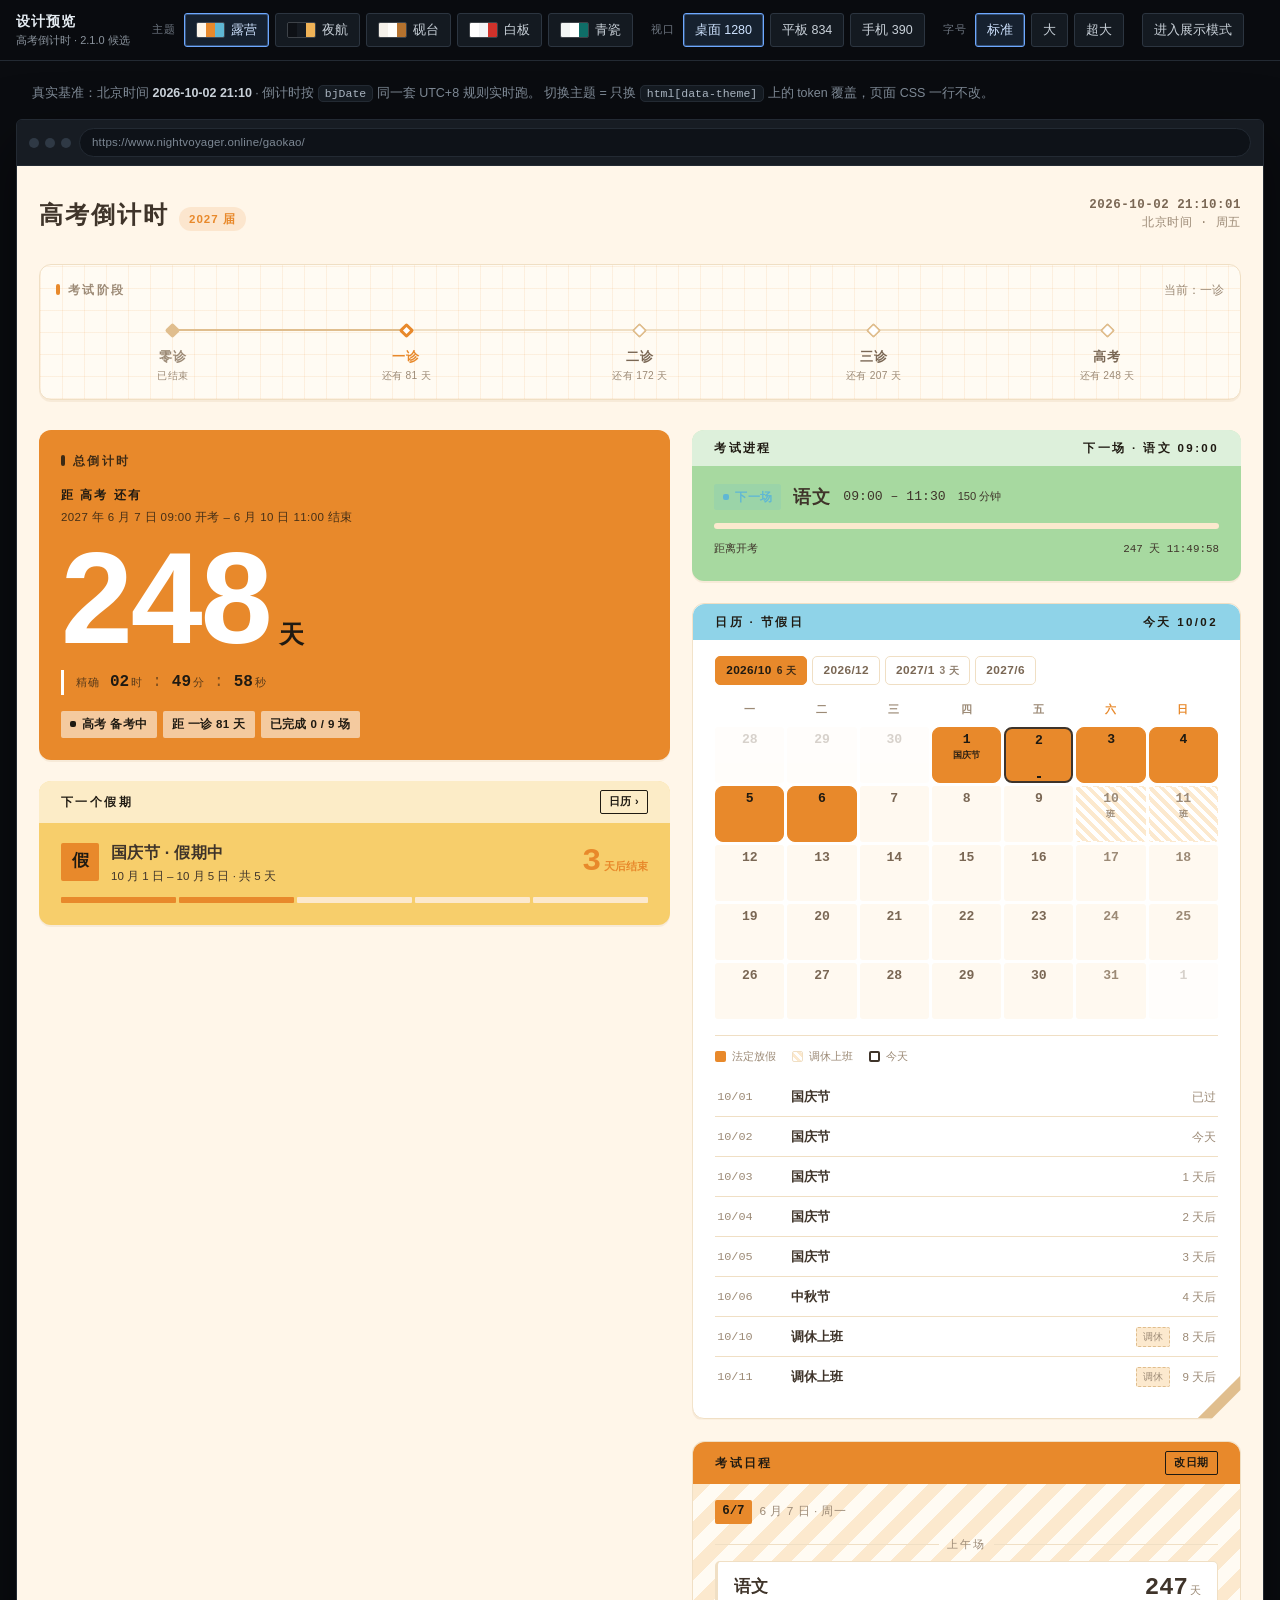
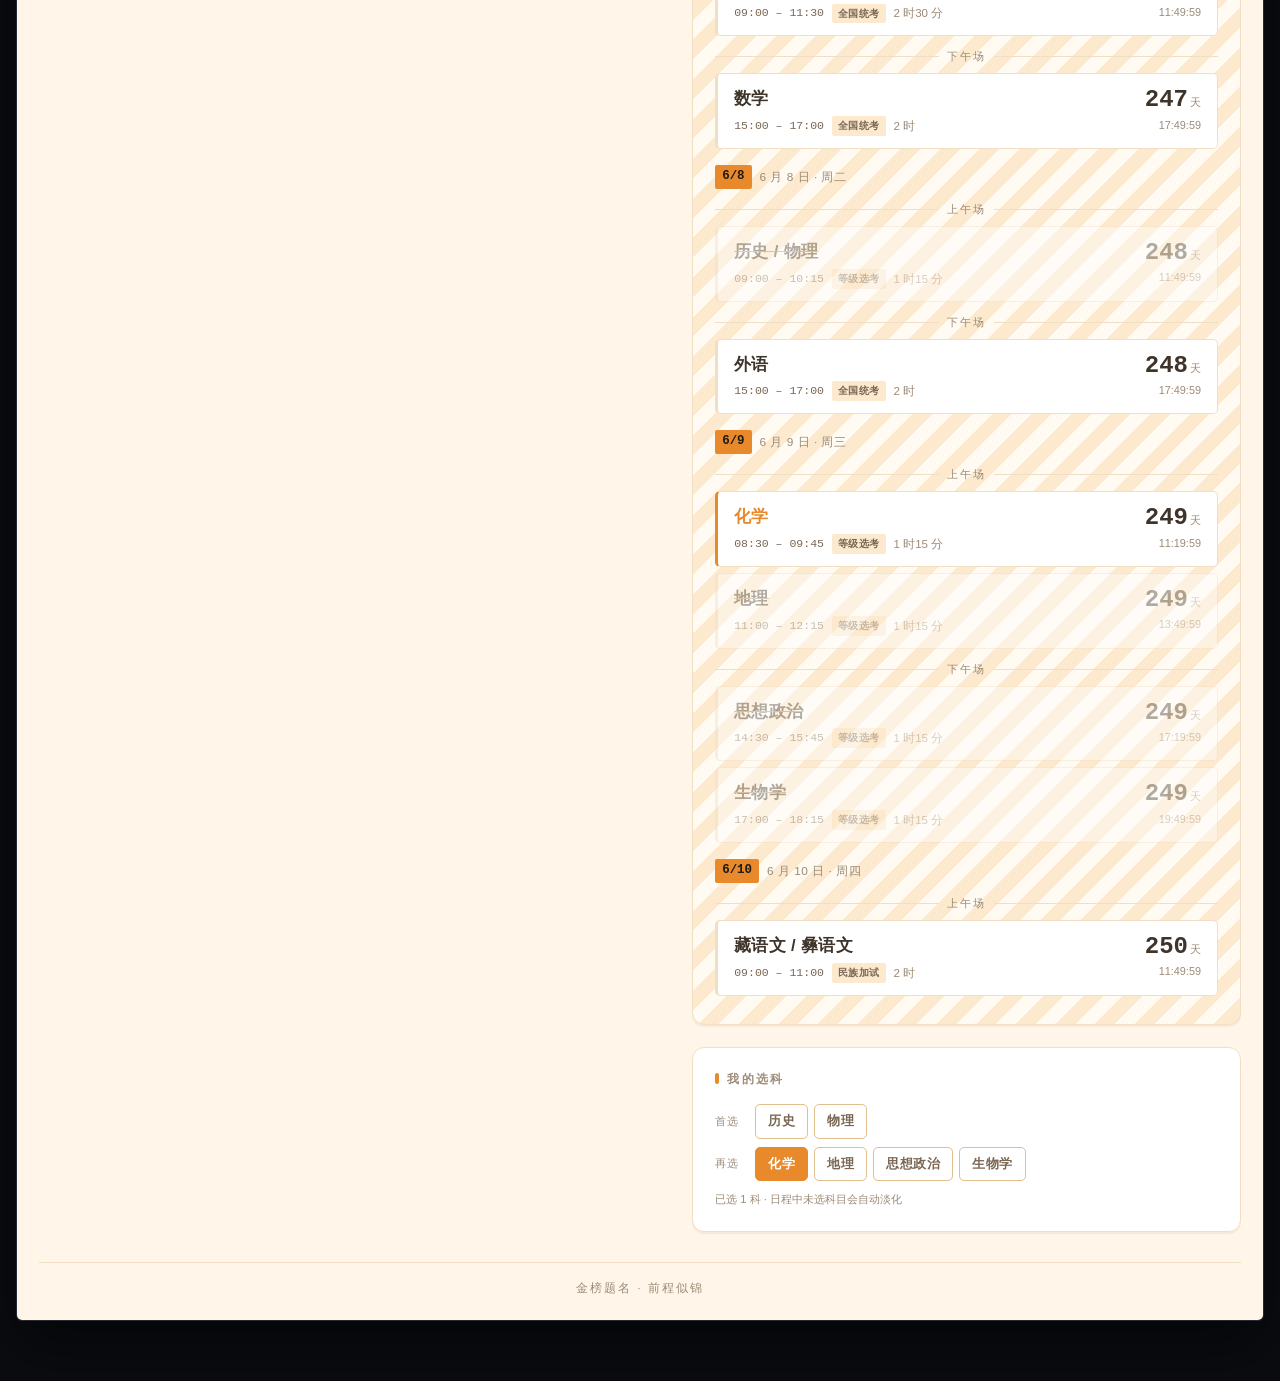
<file: gaokao/preview.html>
<!DOCTYPE html>
<html lang="zh-CN">
<head>
<meta charset="UTF-8">
<meta name="viewport" content="width=device-width, initial-scale=1.0">
<title>设计预览 · 高考倒计时</title>
<meta name="robots" content="noindex, nofollow">
<style>
/* ============================================================
   设计预览（自包含单文件）
   用途：在真实数据与真实倒计时下比较 4 套主题 × 3 种视口 × 3 档字号。
   注意：本文件不参与线上部署逻辑，不引用 time.js / gaokao.js / style.css。
   示例数据以北京时间为准，与 time.js 的约定保持一致。
   ============================================================ */

*, *::before, *::after { box-sizing: border-box; }
html, body { margin: 0; padding: 0; }

/* ---------- 工具条自身（不随主题变化） ---------- */
body {
  background: #0a0c10;
  color: #c9d1d9;
  font: 14px/1.6 -apple-system, BlinkMacSystemFont, "Segoe UI", "PingFang SC",
        "Microsoft YaHei", "Helvetica Neue", Arial, sans-serif;
  min-height: 100vh;
}
.shell-bar {
  position: sticky; top: 0; z-index: 500;
  background: rgba(10,12,16,.86);
  backdrop-filter: blur(12px);
  border-bottom: 1px solid #232a33;
  padding: 10px 16px;
}
.shell-bar-inner {
  max-width: 1400px; margin: 0 auto;
  display: flex; flex-wrap: wrap; align-items: center; gap: 10px 18px;
}
.shell-brand { font-weight: 700; letter-spacing: 1px; color: #e6edf3; margin-right: 4px; }
.shell-brand small { display:block; font-weight: 400; font-size: 11px; color: #8b949e; letter-spacing: 0; }
.shell-group { display: flex; align-items: center; gap: 6px; }
.shell-group > .gl {
  font-size: 11px; color: #6e7681; letter-spacing: 1px; margin-right: 2px;
  text-transform: uppercase;
}
.shell-btn {
  appearance: none; border: 1px solid #2c3540; background: #141a21; color: #c9d1d9;
  border-radius: 3px; padding: 6px 11px; font: inherit; font-size: 12.5px;
  cursor: pointer; transition: .15s; white-space: nowrap;
  display: inline-flex; align-items: center; gap: 6px;
}
.shell-btn:hover { border-color: #46525f; background: #1b232c; }
.shell-btn[aria-pressed="true"], .shell-btn.on {
  border-color: #6ea8fe; color: #cfe3ff; background: #16212f;
  box-shadow: 0 0 0 1px rgba(110,168,254,.35) inset;
}
.sw { display: inline-flex; border-radius: 2px; overflow: hidden; border: 1px solid rgba(255,255,255,.18); }
.sw i { width: 9px; height: 14px; display: block; }

/* ---------- 模拟视口 ---------- */
.stage-wrap { max-width: 1400px; margin: 22px auto 60px; padding: 0 16px; }
.browser {
  margin: 0 auto; background: #12161c; border: 1px solid #232a33;
  border-radius: 6px; overflow: hidden; transition: max-width .25s ease;
  box-shadow: 0 24px 60px rgba(0,0,0,.5);
}
.browser[data-w="desktop"] { max-width: 1280px; }
.browser[data-w="tablet"]  { max-width: 834px; }
/* 手机档：竖屏是窄条，横屏必须放开宽度 ——
   写死 390px 会让横屏手机被伪装成竖条，横屏布局根本没机会生效。 */
.browser[data-w="phone"]   { max-width: 430px; }
@media (orientation: landscape) {
  .browser[data-w="phone"] { max-width: 100%; }
  .browser[data-w="tablet"] { max-width: 100%; }
}
.chrome {
  display: flex; align-items: center; gap: 8px;
  padding: 8px 12px; background: #171c23; border-bottom: 1px solid #232a33;
}
.chrome .dots { display: flex; gap: 6px; }
.chrome .dots i { width: 10px; height: 10px; border-radius: 50%; background: #2f3945; display: block; }
.chrome .url {
  flex: 1; background: #0e1218; border: 1px solid #232a33; border-radius: 999px;
  padding: 4px 12px; font-size: 11.5px; color: #7d8894; letter-spacing: .2px;
  overflow: hidden; white-space: nowrap; text-overflow: ellipsis;
}
.shell-note {
  max-width: 1400px; margin: 14px auto 0; padding: 0 16px;
  font-size: 12.5px; color: #7d8894;
}
.shell-note b { color: #c9d1d9; font-weight: 600; }
/* 截图/比较模式：隐藏工具条与说明，只留页面本体 */
body.hide-bar .shell-bar,
body.hide-bar .shell-note { display: none; }
body.hide-bar .stage-wrap { margin: 0 auto; padding: 0; }
.shell-note code {
  background: #141a21; border: 1px solid #232a33; border-radius: 5px;
  padding: 1px 6px; font-size: 11.5px; color: #a9b4c0;
}

/* ============================================================
   页面主题变量
   —— 生产实现只需把这一层挂到 html[data-theme] 上，其余 CSS 全部复用。
   ============================================================ */
.page {
  /* 圆角刻意见三档，不做「一圆到底」——统一大圆角是机器味的主要来源 */
  --r-sharp: 2px;    /* 标签、图章、进度段 */
  --r-btn: 5px;      /* 按钮、chip：接近直角 */
  --r-card: 12px;    /* 卡片：唯一的大圆角 */
  --r-pill: 999px;   /* 仅用于状态徽章 */
  --radius-sm: 4px; --radius-md: 6px; --radius-lg: 12px; --radius-full: 999px;
  --tr: .2s ease;
  --bd: 1.5px;       /* 描边宽度：用实色描边替代柔和阴影 */
  /* 展示模式的字号是 JS 实测后写进来的内联值，退出时会瞬时复位 ——
     没有过渡的话，用户看到的就是「字莫名变大」。
     字体相关的过渡不算装饰性动效，prefers-reduced-motion 下也保留。 */
  --tr-type: .28s cubic-bezier(.4, 0, .2, 1);

  /* 字号系数：1 单位 = 容器宽度的 1%（cqw）。
     用容器宽度而不是视口宽度，数字才不会在窄卡片里溢出。
     旧浏览器回退为 vw 版本，系数稍保守。 */
  --n: 24;
  --n-fallback: 22vw;
  --u: 4.6;

  /* Hero 配色：默认「跟卡片一样」，只有露营主题把它改成整块实色 */
  --hero-bg: var(--bg-card);
  --hero-fg: var(--text-2);
  --hero-num: var(--accent);
  --hero-accent: var(--accent);
  --card-tint: var(--bg-card);
  --card-accent: var(--border-strong);
  --info-block: var(--bg-soft);
  --info-block-fg: var(--text);
  /* 「实色卡」的中性兜底：其他主题上等于普通卡片，所以彩块类可安全复用 */
  --card-solid-bg: var(--bg-card);
  --card-solid-fg: var(--text);
  --card-solid-line: var(--border);

  --font-sans: -apple-system, BlinkMacSystemFont, "Segoe UI", "PingFang SC",
               "Hiragino Sans GB", "Microsoft YaHei", sans-serif;
  --font-serif: "Songti SC", "Noto Serif SC", "Source Han Serif SC", STSong,
                SimSun, Georgia, serif;
  --font-mono: ui-monospace, SFMono-Regular, "SF Mono", Menlo, Consolas,
               "Liberation Mono", monospace;

  --s1: 4px; --s2: 8px; --s3: 12px; --s4: 16px; --s5: 22px; --s6: 30px;

  background: var(--bg);
  color: var(--text);
  font-family: var(--font-sans);
  min-height: 560px;
  padding: var(--s6) var(--s5) 0;
  transition: background var(--tr), color var(--tr);
}

/* ---------- 主题 1：夜航（深色主导 · 我推荐） ---------- */
.page[data-theme="night"] {
  --bg: #0E1116;
  --bg-soft: #141922;
  --bg-card: #161B22;
  --bg-card-hover: #1C232D;
  --bg-inset: #0B0E13;
  --text: #E6EDF3;
  --text-2: #A7B4C2;
  --text-3: #7C8896;
  --accent: #F0B357;
  --accent-weak: rgba(240,179,87,.14);
  --accent-text: #0E1116;
  --info: #5B9DF9;
  --info-weak: rgba(91,157,249,.16);
  --ok: #56D364;
  --ok-weak: rgba(86,211,100,.14);
  --border: #262D38;
  --border-strong: #333C49;
  --shadow: 0 2px 14px rgba(0,0,0,.45);
  --shadow-lift: 0 10px 30px rgba(0,0,0,.5);
  --ink: #F0B357;
  --font-display: var(--font-sans);
  --font-heading: var(--font-sans);
  --on-light: 0;
}
/* ---------- 主题 2：砚台（暖纸 · 人文衬线） ---------- */
.page[data-theme="ink"] {
  --bg: #F5F1EA;
  --bg-soft: #EFE8DE;
  --bg-card: #FFFDFA;
  --bg-card-hover: #FBF6EE;
  --bg-inset: #FFFFFF;
  --text: #2B2620;
  --text-2: #6B6055;
  --text-3: #8C8073;
  --accent: #B5722E;
  --accent-weak: rgba(181,114,46,.12);
  --accent-text: #FFFFFF;
  --info: #2E6B8F;
  --info-weak: rgba(46,107,143,.12);
  --ok: #2F7A45;
  --ok-weak: rgba(47,122,69,.12);
  --border: #E3D9CB;
  --border-strong: #CDBFA9;
  --shadow: 0 1px 6px rgba(80,60,30,.07);
  --shadow-lift: 0 8px 26px rgba(80,60,30,.10);
  --ink: #B5722E;
  --font-display: var(--font-serif);
  --font-heading: var(--font-serif);
  --on-light: 1;
}
/* ---------- 主题 3：白板（极简高对比 · 单色强调） ---------- */
.page[data-theme="board"] {
  --bg: #FFFFFF;
  --bg-soft: #F2F3F5;
  --bg-card: #FFFFFF;
  --bg-card-hover: #F7F8F9;
  --bg-inset: #FFFFFF;
  --text: #101214;
  --text-2: #4B5359;
  --text-3: #6E767D;
  --accent: #D0322B;
  --accent-weak: rgba(208,50,43,.10);
  --accent-text: #FFFFFF;
  --info: #1B6EF3;
  --info-weak: rgba(27,110,243,.10);
  --ok: #0F7B3E;
  --ok-weak: rgba(15,123,62,.10);
  --border: #DDE0E3;
  --border-strong: #B9BFC5;
  --shadow: 0 1px 3px rgba(0,0,0,.05);
  --shadow-lift: 0 6px 18px rgba(0,0,0,.08);
  --ink: #101214;
  --font-display: var(--font-sans);
  --font-heading: var(--font-sans);
  --on-light: 1;
}
/* ---------- 主题 4：青瓷（冷调克制 · 靛青） ---------- */
.page[data-theme="celadon"] {
  --bg: #F2F5F4;
  --bg-soft: #E7ECEA;
  --bg-card: #FFFFFF;
  --bg-card-hover: #F6F9F8;
  --bg-inset: #FFFFFF;
  --text: #1B2A28;
  --text-2: #556866;
  --text-3: #7A8C8A;
  --accent: #0F6E68;
  --accent-weak: rgba(15,110,104,.12);
  --accent-text: #FFFFFF;
  --info: #3557A8;
  --info-weak: rgba(53,87,168,.12);
  --ok: #2C7A4B;
  --ok-weak: rgba(44,122,75,.12);
  --border: #D8E0DE;
  --border-strong: #B4C1BE;
  --shadow: 0 1px 6px rgba(20,50,48,.06);
  --shadow-lift: 0 8px 24px rgba(20,50,48,.09);
  --ink: #0F6E68;
  --font-display: var(--font-sans);
  --font-heading: var(--font-sans);
  --on-light: 1;
  --hero-bg: var(--bg-card);
  --hero-fg: var(--text-2);
  --hero-num: var(--accent);
  --hero-accent: var(--accent);
  --card-tint: var(--bg-card);
  --card-accent: var(--border-strong);
  --info-block: var(--bg-soft);
  --info-block-fg: var(--text);
}
/* ---------- 主题 5：露营（日落橙 + 天蓝 · 温暖户外） ---------- */
.page[data-theme="camp"] {
  --bg: #FFF6E9;
  --bg-soft: #FCE9CE;
  --bg-card: #FFFFFF;
  --bg-card-hover: #FFFBF4;
  --bg-inset: #FFF9F0;
  --text: #3F342A;
  --text-2: #7A6754;
  --text-3: #9C8A76;
  --accent: #E8892B;
  --accent-weak: rgba(232,137,43,.14);
  --accent-text: #FFFFFF;
  --info: #5FB7D4;
  --info-weak: rgba(95,183,212,.16);
  --ok: #5E9E58;
  --ok-weak: rgba(94,158,88,.14);
  --border: #F0DFC4;
  --border-strong: #E0BE8E;
  --shadow: 0 2px 0 rgba(180,130,70,.10);
  --shadow-lift: 0 6px 0 rgba(180,130,70,.13);
  --ink: #E8892B;
  --font-display: var(--font-sans);
  --font-heading: var(--font-sans);
  --on-light: 1;
  /* 大胆用色：Hero 是整块实色，同页多色块靠这几个变量驱动。
     前景色按 WCAG 对比度选过：
       #1F1A12 on #E8892B ≈ 6.5:1（实色块上的正文）
       #1F1A12 on #F7CE6B ≈ 10.9:1
       #1F1A12 on #8FD3E8 ≈ 10.5:1
       #1F1A12 on #A7D9A0 ≈  9.8:1
       #A8500F on #FFF6E9 ≈ 5.6:1（浅底上的强调色文字）
       #1F6B85 on #EAF7FB ≈ 6.0:1 */
  --hero-bg: #E8892B;
  --hero-fg: #1F1A12;
  --hero-num: #FFFFFF;
  --hero-accent: #FFFFFF;
  --card-tint: #FFFBF3;
  --card-accent: #E8892B;
  --info-block: #8FD3E8;
  --info-block-fg: #0A3A4A;
  /* 同页多色块：四块实色各用一色，由卡片自身的 --card-solid-* 决定 */
  --camp-sun: #E8892B;   /* 日橙 */
  --camp-sky: #8FD3E8;   /* 天蓝 */
  --camp-tree: #A7D9A0;  /* 草绿 */
  --camp-sand: #F7CE6B;  /* 沙黄 */
  --card-solid-fg: #1F1A12;
  --card-solid-line: rgba(0,0,0,.14);
  --on-block: #1F1A12;
}

/* 露营主题的页眉色由每张卡的内联变量决定，这里不再统一覆盖 */

/* ---------- 字号档位：系数 × 容器宽度（cqw）---------- */
.page[data-size="std"] { --fs-hero-sub: 1.05rem; --fs-name: 1.05rem; --n: 22; --u: 4.2; --n-fallback: 19vw; }
.page[data-size="lg"]  { --fs-hero-sub: 1.3rem;  --fs-name: 1.2rem;  --n: 24; --u: 4.6; --n-fallback: 22vw; }
.page[data-size="xl"]  { --fs-hero-sub: 1.7rem;  --fs-name: 1.4rem;  --n: 26; --u: 5.0; --n-fallback: 24vw; }

/* ============================================================
   页面内容
   ============================================================ */
.sr-only {
  position: absolute; width: 1px; height: 1px; padding: 0; margin: -1px;
  overflow: hidden; clip: rect(0,0,0,0); white-space: nowrap; border: 0;
}

/* 顶栏 */
.pg-header {
  display: flex; align-items: flex-start; justify-content: space-between;
  gap: var(--s4); flex-wrap: wrap; margin-bottom: var(--s6);
}
.pg-title {
  display: flex; align-items: baseline; gap: 10px; flex-wrap: wrap;
}
.pg-title h1 {
  margin: 0; font-family: var(--font-heading); font-size: 1.5rem;
  font-weight: 700; letter-spacing: 2px; color: var(--text);
}
.badge-cohort {
  font-size: .72rem; font-weight: 600; letter-spacing: 1px;
  color: var(--accent); background: var(--accent-weak);
  border-radius: var(--radius-full); padding: 3px 10px;
}
.pg-clock {
  font-family: var(--font-mono); font-size: .78rem; color: var(--text-3);
  text-align: right; line-height: 1.5; letter-spacing: .5px;
}
.pg-clock b { color: var(--text-2); font-weight: 600; }

/* ---------- 阶段轨道：一条连续的路径，节点是路上的标记 ----------
   节点尺寸由 --dot 统一驱动，连接线用同一个变量定位，
   避免「线在 top:11px、节点中心在 5.5px」这类对不齐的硬编码。 */
.rail {
  margin-bottom: var(--s6);
  background: var(--card-tint); border: var(--bd) solid var(--border);
  border-radius: var(--r-card);
  padding: 16px 16px 14px;
  box-shadow: var(--shadow);
  --dot: 11px;
}
.rail-head {
  display: flex; align-items: baseline; justify-content: space-between;
  gap: 12px; margin-bottom: 20px;
}
.rail-head .rt {
  font-size: .72rem; letter-spacing: 2.4px; color: var(--text-3); font-weight: 700;
}
.rail-head .rt::before {
  content: ''; display: inline-block; width: 4px; height: 11px;
  background: var(--accent); border-radius: var(--r-sharp);
  margin-right: 8px; vertical-align: -1px;
}
.rail-head .rh { font-size: .72rem; color: var(--text-3); display: inline-flex; align-items: center; gap: 8px; }
/* 「回到当前阶段」—— 点选历史阶段后必须给出可见的出口，
   否则用户会以为自己看的就是当前状态（原实现正是这个问题）。 */
.rail-back {
  appearance: none; font: inherit; font-size: .68rem; font-weight: 700;
  cursor: pointer; padding: 2px 8px;
  color: var(--accent); background: var(--accent-weak);
  border: 1.5px solid transparent; border-radius: var(--r-sharp);
  transition: var(--tr);
}
.rail-back:hover { border-color: var(--accent); }
.rail-back[hidden] { display: none; }
/* 正在查看非当前阶段时，轨道头部换成强调色，明确「这不是当前状态」 */
.rail.is-focused { border-color: var(--accent); }
.rail.is-focused .rail-head .rh { color: var(--accent); font-weight: 700; }
/* 关键：不给 .rail-steps 加 overflow:hidden —— 那会把旋转后超出盒子的节点顶部裁掉。
   横向滚动用 overflow-x:auto + overflow-y:visible（:auto 在单轴时另一轴会变 auto，
   所以这里改由 padding 留出空间，不用 overflow）。 */
.rail-steps { display: flex; padding: 5px 0 2px; }

.step {
  flex: 1 1 0; min-width: 66px; position: relative;
  background: none; border: 0; padding: 0 2px; cursor: pointer;
  font-family: inherit; color: var(--text-2);
  display: flex; flex-direction: column; align-items: center;
  transition: var(--tr);
}
/* 连接线：与节点垂直中心对齐（top = --dot / 2） */
.step::before {
  content: ''; position: absolute;
  top: calc(var(--dot) / 2); left: -50%; width: 100%; height: 2px;
  transform: translateY(-1px);
  background: var(--border); z-index: 0;
}
.step:first-child::before { display: none; }

/* 节点：旋转 45° 的方块（菱形），与通用 UI 的圆形拉开距离 */
.step .dot {
  width: var(--dot); height: var(--dot); flex: none;
  margin-bottom: 12px;
  background: var(--bg-card); border: 2px solid var(--border-strong);
  border-radius: var(--r-sharp);
  transform: rotate(45deg); position: relative; z-index: 1;
  transition: var(--tr);
}
.step .nm {
  display: block; font-size: .82rem; font-weight: 700; color: var(--text-2);
  letter-spacing: 1px;
}
.step .sub {
  display: block; font-size: .64rem; color: var(--text-3); margin-top: 3px;
  letter-spacing: .3px; font-variant-numeric: tabular-nums;
}

/* 已结束：整段降噪，节点填实心，不要绿色对勾 */
.step.done .dot { background: var(--border-strong); border-color: var(--border-strong); }
.step.done .nm { color: var(--text-3); font-weight: 600; }
.step.done .sub { color: var(--text-3); }
.step.done::before { background: var(--border-strong); }

/* 进行中：强调色实心 + 外圈光晕（只有真正在考的那个阶段） */
.step.live .dot {
  background: var(--accent); border-color: var(--accent);
  box-shadow: 0 0 0 4px var(--accent-weak);
}
.step.live .nm { color: var(--accent); }
.step.live::before { background: var(--border-strong); }

/* 当前：下一个尚未开始的阶段 —— 强调色描边，比「进行中」弱一档，
   这样「已结束 / 进行中 / 下一个」三种状态一眼能分开。 */
.step.now .dot {
  background: var(--bg-card); border-color: var(--accent); border-width: 3px;
}
.step.now .nm { color: var(--accent); }
.step.now::before { background: var(--border-strong); }

/* 未来：虚线节点，表示「还没到」 */
.step.todo .dot { border-style: dashed; }

.step:hover .nm { color: var(--text); }
.step:focus-visible { outline: 2px solid var(--accent); outline-offset: 4px; }
/* 被点选的节点：名称下方一条短线（demo 交互反馈） */
.step.picked .nm::after {
  content: ''; display: block; height: 2px; background: var(--accent);
  margin: 3px auto 0; width: 70%;
}

/* 双栏主区 */
.pg-main { display: grid; grid-template-columns: 1fr; gap: var(--s5); align-items: start; }

/* 卡片通用 —— 实色描边 + 极浅的硬阴影，不用柔和投影 */
.card {
  background: var(--bg-card);
  border: var(--bd) solid var(--border);
  border-radius: var(--r-card);
  box-shadow: var(--shadow);
  padding: var(--s5); margin-bottom: var(--s5);
  transition: background var(--tr), border-color var(--tr);
  /* 每张卡自己的色块色：只改这个变量就能给单卡换色，组件 CSS 不用动 */
  --card-accent: var(--border-strong);
}
.card:last-child { margin-bottom: 0; }
.card--accent { --card-accent: var(--accent); }
.card--info   { --card-accent: var(--info); }
.card--ok     { --card-accent: var(--ok); }

/* 彩块：整张卡是实色时，内部所有文字/线条改走卡自身的配色变量 */
.card--solid {
  background: var(--card-solid-bg, var(--card-tint));
  border-color: transparent;
  --text: var(--card-solid-fg, var(--text));
  --text-2: var(--card-solid-fg, var(--text-2));
  --text-3: var(--card-solid-fg, var(--text-3));
  --border: var(--card-solid-line, var(--border));
  --border-strong: var(--card-solid-line, var(--border-strong));
}
.card--tinted { background: var(--card-tint); }
.page[data-theme="camp"] .rail {
  /* 地图网格纹理：纯 CSS，零资源 */
  background-image:
    repeating-linear-gradient(0deg, rgba(232,137,43,.10) 0 1px, transparent 1px 22px),
    repeating-linear-gradient(90deg, rgba(232,137,43,.10) 0 1px, transparent 1px 22px);
}
.page[data-theme="camp"] .cal-grid,
.page[data-theme="camp"] .rail-steps,
.page[data-theme="camp"] .nh-strip { position: relative; }

/* 日程卡的斜纹底：让卡片之间有材质差，而不是同一种白 */
.card--texture {
  background-image: repeating-linear-gradient(135deg,
    var(--card-solid-bg, var(--bg-soft)) 0 14px,
    transparent 14px 28px);
}
[data-theme="camp"] .card--texture { background-color: #FFFBF3; }

/* 形状分化（第 4 张牌）：缺角 + 可见折边。
   上一版只用 clip-path 切掉 20px，结果是「看不见」——切口本身没有对比，
   而 clip-path 又裁掉了投影，等于什么都没画。
   现在改成：切角 + 在缺角处画一条带对比的斜边（::after 压住切口），
   这样缺角是「被折起来」而不是「被裁掉」，形状语言才立得住。
   注意：clip-path 在圆角与阴影之后应用，外投影会被裁 ——
   所以本类只用在不依赖外投影的卡上。 */
.card--notch {
  position: relative;
  clip-path: polygon(
    0 0,
    100% 0,
    100% calc(100% - var(--notch, 30px)),
    calc(100% - var(--notch, 30px)) 100%,
    0 100%
  );
}
.card--notch::after {
  content: '';
  position: absolute;
  right: 0; bottom: 0;
  width: calc(var(--notch, 30px) * 1.42);
  height: calc(var(--notch, 30px) * 1.42);
  background: var(--border-strong);
  clip-path: polygon(100% 0, 100% 100%, 0 100%);
  pointer-events: none;
}
/* 卡内页眉：一块窄实色横条，给整卡一个明确的「色块起点」。
   注意：这里必须写 var(--card-accent)，不能写 currentColor ——
   currentColor 会解析为元素自身的 color，而该 color 又来自父级继承，
   等于颜色自己指向自己，浏览器会回退成背景色，横条就「消失」了。 */
.card-band {
  margin: calc(var(--s5) * -1) calc(var(--s5) * -1) var(--s4);
  padding: 9px var(--s5);
  background: var(--card-accent);
  color: var(--accent-text);
  border-radius: var(--r-card) var(--r-card) 0 0;
  font-size: .72rem; font-weight: 800; letter-spacing: 2.4px;
  display: flex; align-items: center; justify-content: space-between; gap: 10px;
}
.card--solid .card-band {
  background: var(--band-solid-bg, rgba(255,255,255,.62));
  color: var(--card-solid-fg, inherit);
}
.card-band .cb-act {
  appearance: none; font: inherit; font-size: .68rem; font-weight: 700;
  letter-spacing: .5px; cursor: pointer;
  border: 1.5px solid var(--band-solid-fg, var(--accent-text));
  border-radius: var(--r-sharp);
  background: transparent; color: inherit; padding: 2px 8px;
}
.card-head {
  display: flex; align-items: center; justify-content: space-between;
  gap: 10px; margin-bottom: var(--s4); flex-wrap: wrap;
}
.card-title {
  margin: 0; font-size: .72rem; letter-spacing: 2.4px; font-weight: 700;
  color: var(--text-3);
}
/* 标题左侧的小竖条：用强调色标记，替代下划线 */
.card-title::before {
  content: ''; display: inline-block; width: 4px; height: 11px;
  background: var(--accent); border-radius: var(--r-sharp);
  margin-right: 8px; vertical-align: -1px;
}
/* 实色卡上的标题：跟卡的前景色走，否则浅色字压在实色底上会糊成一片 */
.card--solid .card-title { color: var(--card-solid-fg, var(--text-3)); opacity: .85; }
.card--solid .card-title::before { background: var(--card-solid-fg, var(--accent)); }
.card-act {
  appearance: none; border: var(--bd) solid var(--border-strong); background: transparent;
  color: var(--text-2); font: inherit; font-size: .72rem; cursor: pointer;
  border-radius: var(--r-btn); padding: 3px 10px; transition: var(--tr);
}
.card-act:hover { border-color: var(--accent); color: var(--accent); }

/* Hero 倒计时 —— 数字直接坐在背景上，不套圆角盒子。
   container-type: inline-size 让下面的 cqw 字号以「卡片自身宽度」为基准，
   这是「调大字号不会溢出」的根本保证。 */
.hero {
  text-align: left;
  container-type: inline-size;
  background: var(--hero-bg);
  border-color: transparent;
}
.hero .h-target {
  font-size: .78rem; letter-spacing: 2px; color: var(--hero-fg); font-weight: 600;
  margin-bottom: 2px;
}
.hero .h-date {
  font-size: .72rem; color: var(--hero-fg); opacity: .8; letter-spacing: .4px; margin-bottom: var(--s3);
}
.hero .h-num {
  display: flex; align-items: baseline; gap: 8px;
  font-family: var(--font-display);
  font-variant-numeric: tabular-nums; font-feature-settings: "tnum" 1;
  line-height: .92; color: var(--hero-num);
  flex-wrap: nowrap; min-width: 0;
  white-space: nowrap;          /* 关键：数字本身绝不折行，否则整行会塌缩 */
}
/* 回退写法（不支持容器查询的浏览器）：按视口宽度，系数偏保守 */
.hero .h-num .n {
  font-size: var(--n-fallback);
  font-weight: 800; letter-spacing: -2px;
  transition: color .18s ease;
  min-width: 0; white-space: nowrap;
}
/* 支持容器查询时：字号 = 系数 × 卡片宽度，永不溢出 */
@container (min-width: 1px) {
  .hero .h-num .n { font-size: calc(var(--n) * 1cqw); }
  .hero .h-num .u { font-size: calc(var(--u) * 1cqw); }
}
.hero .h-num .u {
  font-weight: 700; color: var(--hero-fg); letter-spacing: 2px;
}
.hero .h-num .n.flash {
  color: var(--hero-fg);
  animation: numTick .28s ease-out;
}
/* 精确到秒的一条：左侧细线，不用虚线分隔 */
.hero .h-sub {
  margin-top: var(--s3); padding-left: 12px;
  border-left: 3px solid var(--hero-num);
  display: flex; align-items: center; gap: 10px; flex-wrap: wrap;
  font-family: var(--font-mono); font-size: 1rem; color: var(--hero-fg);
  font-variant-numeric: tabular-nums;
}
.hero .h-sub .lbl { font-family: var(--font-sans); font-size: .68rem; opacity: .7; letter-spacing: 1px; }
.hero .h-sub .sep { opacity: .5; }
.hero .h-sub .u2 { font-size: .68rem; opacity: .7; margin-left: 2px; }

/* 状态条 */
.stat-row { display: flex; gap: 6px; flex-wrap: wrap; margin-top: var(--s4); }
.pill {
  display: inline-flex; align-items: center; gap: 6px;
  font-size: .72rem; font-weight: 600; letter-spacing: .4px;
  border-radius: var(--r-sharp); padding: 4px 9px;
  background: var(--bg-soft); color: var(--text-2);
  border: var(--bd) solid var(--border);
}
.pill.accent { background: var(--accent-weak); color: var(--accent); border-color: transparent; }
.pill.info { background: var(--info-weak); color: var(--info); border-color: transparent; }
.pill.ok { background: var(--ok-weak); color: var(--ok); border-color: transparent; }
/* Hero 内部的 pill 需要跟 Hero 的前景色走（实色 Hero 上不能再用浅底浅字）。
   rgba(255,255,255,.55) 叠在 #E8892B 上约 #F4C489，配 #2E2318 约 8.4:1。 */
.hero .stat-row .pill {
  background: rgba(255,255,255,.55);
  color: var(--hero-fg);
  border-color: rgba(0,0,0,.16);
}
[data-theme="night"] .hero .stat-row .pill {
  background: rgba(255,255,255,.08); border-color: rgba(255,255,255,.16);
}
.pill .dt { width: 6px; height: 6px; border-radius: var(--r-sharp); background: currentColor; }
.pill .dt.pulse { animation: pulseDot 1.6s ease-in-out infinite; }
/* 跳转/编辑的可见反馈：给按钮一个「确实做了什么」的交代 */
@keyframes cardFlash {
  0%   { box-shadow: 0 0 0 0 var(--accent-weak); }
  35%  { box-shadow: 0 0 0 6px var(--accent-weak); }
  100% { box-shadow: 0 0 0 0 var(--accent-weak); }
}
.card.flash-card { animation: cardFlash .85s ease-out; }
.card.is-editing { outline: 2px dashed var(--accent); outline-offset: 3px; }
.card:focus-visible { outline: 2px solid var(--accent); outline-offset: 3px; }

/* 数字跳变提示：只改颜色与透明度、不改位置，时间很短，避免整页「闪」一下 */
@keyframes numTick {
  from { opacity: .55; }
  to   { opacity: 1; }
}

@keyframes pulseDot { 0%,100% { opacity: 1; } 50% { opacity: .25; } }

/* 下个假日 */
.next-hol {
  display: flex; align-items: center; justify-content: space-between;
  gap: var(--s4); flex-wrap: wrap;
}
.next-hol .nh-l { display: flex; align-items: center; gap: var(--s3); }
/* 图章式方片：接近直角，色块 + 字，不做成圆角图标 */
.nh-icon {
  width: 38px; height: 38px; border-radius: var(--r-sharp); flex: none;
  background: var(--accent); color: var(--accent-text);
  display: grid; place-items: center; font-size: 1.05rem; font-weight: 800;
}
.nh-name { font-size: 1.02rem; font-weight: 800; color: var(--text); letter-spacing: .3px; }
.nh-meta { font-size: .72rem; color: var(--text-3); margin-top: 2px; }
.nh-r { text-align: right; }
.nh-days {
  font-family: var(--font-mono); font-size: 2rem; font-weight: 800;
  color: var(--accent); font-variant-numeric: tabular-nums; line-height: 1;
}
.nh-days small { font-size: .68rem; font-family: var(--font-sans); color: var(--text-3); margin-left: 3px; font-weight: 600; }
/* 假期进度：方段等分，不用圆头 */
.nh-strip { display: flex; gap: 3px; margin-top: 12px; }
.nh-strip i {
  height: 6px; flex: 1; border-radius: 1px; background: var(--bg-soft); display: block;
}
.nh-strip i.on { background: var(--accent); }

/* 当前 / 下一场 */
.slot { display: flex; flex-direction: column; gap: var(--s3); }
.slot-row { display: flex; align-items: center; gap: var(--s3); flex-wrap: wrap; }
.slot-name { font-size: 1.15rem; font-weight: 700; color: var(--text); letter-spacing: 1px; }
.slot-time { font-family: var(--font-mono); font-size: .82rem; color: var(--text-2); }
.slot-dur { font-size: .7rem; color: var(--text-3); }
.bar { height: 6px; border-radius: 3px; background: var(--bg-soft); overflow: hidden; }
.bar > i { display: block; height: 100%; background: var(--accent); border-radius: 3px; transition: width 1s linear; }
.bar.info > i { background: var(--info); }
.bar-meta { display: flex; justify-content: space-between; font-size: .68rem; color: var(--text-3); font-family: var(--font-mono); }

/* 日程 */
.day-group { margin-bottom: var(--s4); }
.day-group:last-child { margin-bottom: 0; }
.day-head {
  display: flex; align-items: center; gap: var(--s2); margin-bottom: var(--s2);
}
.day-head .dn {
  font-family: var(--font-mono); font-size: .78rem; font-weight: 800;
  color: var(--accent-text); background: var(--accent);
  border-radius: var(--r-sharp); padding: 2px 7px;
}
.day-head .dd { font-size: .74rem; color: var(--text-3); letter-spacing: .5px; }
.sess {
  display: flex; align-items: center; gap: 8px; margin: var(--s3) 0 var(--s2);
}
.sess .ln { flex: 1; height: 1px; background: var(--border); }
.sess .lb { font-size: .66rem; color: var(--text-3); letter-spacing: 2px; }

/* 考试卡：左侧 3px 实色竖条做状态标记，不用整块淡色底 */
.exam {
  display: grid; grid-template-columns: 1fr auto; gap: 6px var(--s3);
  align-items: center; padding: var(--s3) var(--s4);
  background: var(--bg-card); border: var(--bd) solid var(--border);
  border-left: 3px solid var(--border);
  border-radius: var(--r-btn); margin-bottom: 6px; transition: var(--tr);
}
.exam:hover { background: var(--bg-card-hover); border-color: var(--border-strong); }
.exam .ex-name { font-size: var(--fs-name, 1.05rem); font-weight: 700; color: var(--text); letter-spacing: .3px; }
.exam .ex-meta {
  display: flex; align-items: center; gap: 8px; flex-wrap: wrap;
  font-size: .72rem; color: var(--text-3); margin-top: 3px;
}
.exam .ex-meta .tm { font-family: var(--font-mono); color: var(--text-2); }
.exam .ex-cd {
  text-align: right; font-variant-numeric: tabular-nums;
  font-family: var(--font-mono); white-space: nowrap;
}
.exam .ex-cd .big { font-size: 1.5rem; font-weight: 800; color: var(--text); line-height: 1; }
.exam .ex-cd .un { font-size: .68rem; font-family: var(--font-sans); color: var(--text-3); margin-left: 2px; }
.exam .ex-cd .rest { display: block; font-size: .68rem; color: var(--text-3); margin-top: 3px; font-family: var(--font-sans); }
.tag {
  font-size: .62rem; font-weight: 600; letter-spacing: .4px;
  border-radius: var(--r-sharp); padding: 2px 6px;
  background: var(--bg-soft); color: var(--text-2);
}
.exam.selected { border-left-color: var(--accent); }
.exam.selected .ex-name { color: var(--accent); }
.exam.dimmed { opacity: .4; }
.exam.dimmed .ex-name { text-decoration: line-through; text-decoration-color: var(--text-3); }
.exam.done { opacity: .45; }
.exam.now { border-left-color: var(--info); background: var(--info-weak); }

/* 选科：接近直角的方块按钮，不用胶囊 */
.chips { display: flex; flex-wrap: wrap; gap: 6px; }
.chip {
  appearance: none; font: inherit; cursor: pointer;
  border: var(--bd) solid var(--border-strong); background: var(--bg-card);
  color: var(--text-2); border-radius: var(--r-btn);
  padding: 6px 12px; font-size: .8rem; font-weight: 700; letter-spacing: .5px;
  transition: var(--tr);
}
.chip:hover { border-color: var(--accent); color: var(--accent); }
.chip[aria-pressed="true"] {
  background: var(--accent); border-color: var(--accent); color: var(--accent-text);
}
.chip:focus-visible { outline: 2px solid var(--accent); outline-offset: 2px; }
.chip-row { display: flex; align-items: center; gap: 10px; flex-wrap: wrap; margin-bottom: 8px; }
.chip-row .crl { font-size: .68rem; color: var(--text-3); letter-spacing: 1px; min-width: 30px; }
.chips-hint { font-size: .7rem; color: var(--text-3); margin-top: 10px; }

/* 日历 */
.cal-month-tabs { display: flex; gap: 5px; flex-wrap: wrap; margin-bottom: var(--s4); }
.mtab {
  appearance: none; font: inherit; cursor: pointer;
  border: var(--bd) solid var(--border); background: transparent; color: var(--text-2);
  border-radius: var(--r-btn); padding: 4px 10px; font-size: .74rem;
  font-weight: 700; letter-spacing: .4px; transition: var(--tr);
}
.mtab:hover { border-color: var(--accent); color: var(--accent); }
.mtab[aria-selected="true"] { background: var(--accent); border-color: var(--accent); color: var(--accent-text); }
.mtab .cnt {
  display: inline-block; margin-left: 5px; font-size: .64rem; opacity: .85;
}
.cal-grid { display: grid; grid-template-columns: repeat(7, 1fr); gap: 3px; }
.cal-wd {
  text-align: center; font-size: .66rem; color: var(--text-3);
  padding-bottom: 6px; letter-spacing: 1px; font-weight: 700;
}
.cal-wd.we { color: var(--accent); }
/* 日格：默认近乎直角，只有放假日给一个明显的圆角反差 */
.cal-day {
  position: relative; min-height: 56px; border-radius: 3px;
  background: var(--bg-inset); border: 1px solid transparent;
  padding: 5px 4px 4px; font: inherit; cursor: default;
  display: flex; flex-direction: column; align-items: center; gap: 2px;
  transition: var(--tr); overflow: hidden;
}
.cal-day .cd-n {
  font-family: var(--font-mono); font-size: .82rem; font-weight: 600;
  color: var(--text-2); line-height: 1.1; font-variant-numeric: tabular-nums;
}
.cal-day .cd-lb {
  font-size: .58rem; line-height: 1.15; text-align: center; color: var(--text-3);
  letter-spacing: .2px; max-width: 100%;
}
.cal-day.out { opacity: .3; }
.cal-day.we .cd-n { color: var(--text-3); }
/* 放假日：整格实色，圆角放大 —— 与周围方格的刻意反差 */
.cal-day.holiday {
  background: var(--accent); border-color: var(--accent);
  border-radius: 8px;
}
.cal-day.holiday .cd-n { color: var(--accent-text); font-weight: 800; }
.cal-day.holiday .cd-lb { color: var(--accent-text); font-weight: 700; opacity: .92; }
.cal-day.workday { background: repeating-linear-gradient(45deg, transparent 0 4px, var(--bg-soft) 4px 8px); }
.cal-day.workday .cd-n { color: var(--text-3); }
.cal-day.workday .cd-lb { color: var(--text-3); font-weight: 700; }
/* 今天：加粗描边 + 底部一个小方点 */
.cal-day.today { border-color: var(--text); border-width: 2px; }
.cal-day.today .cd-n::after {
  content: ''; position: absolute; left: 50%; bottom: 3px; transform: translateX(-50%);
  width: 4px; height: 2px; background: var(--text);
}
.cal-day.today.holiday .cd-n::after { background: var(--accent-text); }
/* 待定：第二色（天蓝）整格 —— 让「未公布」也有颜色，但不与放假日混淆 */
.cal-day.tentative {
  background: var(--info-block); border-color: transparent; border-radius: 8px;
}
.cal-day.tentative .cd-n { color: var(--info-block-fg); font-weight: 800; }
.cal-day.tentative .cd-lb { color: var(--info-block-fg); font-weight: 700; opacity: .9; }
.cal-day .cd-tent {
  position: absolute; top: 2px; right: 3px; font-size: .5rem;
  color: var(--info-block-fg); opacity: .85; font-weight: 700;
}
.cal-legend {
  display: flex; gap: var(--s4); flex-wrap: wrap;
  margin-top: var(--s4); padding-top: var(--s3); border-top: var(--bd) solid var(--border);
  font-size: .68rem; color: var(--text-3);
}
.cal-legend span { display: inline-flex; align-items: center; gap: 6px; }
.cal-legend i { width: 11px; height: 11px; border-radius: 2px; display: block; }
.cal-legend i.h { background: var(--accent); }
.cal-legend i.w { background: repeating-linear-gradient(45deg, transparent 0 3px, var(--bg-soft) 3px 6px); border: 1px solid var(--border); }
.cal-legend i.t { border: 2px solid var(--text); }

.hol-list { margin-top: var(--s3); }
.hol-item {
  display: flex; align-items: center; gap: var(--s3);
  padding: 9px 2px; border-bottom: 1px solid var(--border); font-size: .82rem;
}
.hol-item:last-child { border-bottom: 0; }
.hol-item .hi-date {
  font-family: var(--font-mono); font-size: .74rem; color: var(--text-3);
  min-width: 62px; flex: none;
}
.hol-item .hi-name { font-weight: 700; color: var(--text); flex: 1; }
.hol-item .hi-cnt {
  font-size: .72rem; color: var(--text-3); font-variant-numeric: tabular-nums;
}
.hol-item.is-tent .hi-name { color: var(--text-3); font-weight: 500; }
.hol-item .hi-tag {
  font-size: .6rem; padding: 1px 6px; border-radius: var(--r-sharp);
  background: var(--bg-soft); color: var(--text-3); border: 1px dashed var(--border-strong);
}

/* 页脚 */
.pg-footer {
  margin-top: var(--s6); padding: var(--s4) 0 var(--s5);
  border-top: var(--bd) solid var(--border); text-align: center;
  font-size: .74rem; color: var(--text-3); letter-spacing: 2px;
}

/* ============================================================
   响应式
   ============================================================ */
/* 布局维度（预留）：data-layout 只在「断点允许的范围内」生效，
   断点始终是硬约束。后期要加新布局，只在这里追加一条规则，组件不用动。 */
.page[data-layout="split"] .pg-main { grid-template-columns: minmax(0, 1.15fr) minmax(0, 1fr); }
.page[data-layout="split"] .col-left { position: sticky; top: 14px; }
.page[data-layout="stack"] .pg-main { grid-template-columns: minmax(0, 1fr); }
.page[data-layout="focus"] .pg-main { grid-template-columns: minmax(0, 1fr); }
.page[data-layout="focus"] .col-right { display: none; }

.browser[data-w="desktop"] .pg-main { grid-template-columns: minmax(0, 1.15fr) minmax(0, 1fr); }
.browser[data-w="desktop"] .col-left { position: sticky; top: 14px; }
/* 平板档：两栏并排 */
.browser[data-w="tablet"] .pg-main { grid-template-columns: repeat(2, minmax(0, 1fr)); }
.browser[data-w="tablet"] .col-left,
.browser[data-w="tablet"] .col-right { display: contents; }
.browser[data-w="tablet"] .card { margin-bottom: 0; }
/* 手机档：单列，Hero 置顶，其余按原有顺序堆叠 */
.browser[data-w="phone"] .pg-main { grid-template-columns: minmax(0, 1fr); }

/* 窄视口 */
.browser[data-w="tablet"] .page,
.browser[data-w="phone"] .page { padding: 20px 16px 0; }
.browser[data-w="tablet"] .pg-title h1,
.browser[data-w="phone"] .pg-title h1 { font-size: 1.2rem; letter-spacing: 1px; }
.browser[data-w="phone"] .card { padding: var(--s4); border-radius: var(--radius-md); }
.browser[data-w="phone"] .pg-header { gap: 10px; }
.browser[data-w="phone"] .pg-clock { font-size: .7rem; }
.browser[data-w="phone"] .cal-day { min-height: 44px; padding: 4px 2px; }
.browser[data-w="phone"] .cal-day .cd-n { font-size: .74rem; }
.browser[data-w="phone"] .cal-day .cd-lb { font-size: .52rem; }
.browser[data-w="phone"] .exam { padding: 10px 12px; }
.browser[data-w="phone"] .exam .ex-cd .big { font-size: 1.25rem; }
.browser[data-w="phone"] .rail { padding: 12px 10px 16px; }
.browser[data-w="phone"] .step { min-width: 60px; }
.browser[data-w="phone"] .step .nm { font-size: .74rem; }
.browser[data-w="phone"] .step .sub { font-size: .58rem; }

/* ---- 展示模式（投屏）
   结论：纯 CSS 无法可靠保证「一定装得下」。
   vw/vh 是估算，容器查询也只能约束单个文本节点、管不了整列高度。
   所以字号改由 JS 实测容器尺寸后反推（见脚本里的 fitDisplay()），
   这里只负责结构与兜底值；JS 生效后会覆盖 --fit-* 这几个变量。       ---- */
.page[data-mode="display"] {
  padding: 0;
  min-height: 100%;
  min-height: 100dvh;
  display: flex; flex-direction: column;
  overflow: hidden;                 /* 展示模式不允许出现滚动条 */
  --fit-num: min(23vw, 40vh, 20rem);
  --fit-unit: min(5.5vw, 9vh, 4.5rem);
  --fit-sub: min(4.2vw, 7vh, 3.4rem);
}
/* 进出展示模式时字号会变，加过渡避免「字莫名变大」的突变感。
   这几条属性不涉及布局位移，不会引发整页重排动画。 */
.hero .h-num .n,
.hero .h-num .u,
.hero .h-target,
.hero .h-sub,
.hero .h-sub .lbl,
.display-foot {
  transition: font-size var(--tr-type), opacity var(--tr-type), letter-spacing var(--tr-type);
}
/* 窄视口下页面内边距同样要清零 —— 否则会与 Hero 自己的 padding 叠加，
   导致展示模式在手机档留白忽大忽小。 */
.browser[data-w="tablet"] .page[data-mode="display"],
.browser[data-w="phone"] .page[data-mode="display"] { padding: 0; }
/* 展示模式下只保留大数字：其余区块整体隐藏。
   注意 .col-left 里不止 Hero，还有「下一个假期」卡 —— 之前漏了它，
   于是全屏时底部会露出一条假日的横条和文字。 */
.page[data-mode="display"] .pg-header,
.page[data-mode="display"] .rail,
.page[data-mode="display"] .col-right,
.page[data-mode="display"] .pg-footer,
.page[data-mode="display"] .card-head,
.page[data-mode="display"] .stat-row,
.page[data-mode="display"] .h-date,
.page[data-mode="display"] #holidayCard,
.page[data-mode="display"] .col-left > .card:not(.hero) { display: none; }
.page[data-mode="display"] .pg-main {
  display: flex; flex-direction: column;
  flex: 1 1 auto; min-height: 0;    /* 允许内部收缩，而不是把父级撑破 */
  width: 100%;
}
.page[data-mode="display"] .col-left {
  position: static;
  flex: 1 1 auto; min-height: 0; width: 100%;
  display: flex; flex-direction: column;
}
.page[data-mode="display"] .card {
  border: 0; box-shadow: none; background: transparent; padding: 0; margin: 0;
  width: 100%;
}
.page[data-mode="display"] .hero {
  flex: 1 1 auto; min-height: 0; width: 100%;
  display: flex; flex-direction: column;
  justify-content: center; align-items: center;
  text-align: center;
  /* 两侧留白必须给足：展示模式去掉了 .page 的内边距，
     这里若只留 3vw，窄屏上数字会直接贴到视口边缘。 */
  padding: 3vh clamp(20px, 6vw, 120px);
  box-sizing: border-box;
  background: transparent;
}
.page[data-mode="display"] .hero .h-target {
  font-size: var(--target-size, min(2.6vw, 4.4vh, 2.2rem));
  letter-spacing: clamp(2px, .8vmin, 10px);
  color: var(--text-2); margin-bottom: 1.5vh;
  white-space: nowrap;          /* 标签绝不能折行 */
}/* 数字行：nowrap 必须同时加在容器和文本上 ——
   flex-wrap:nowrap 只管「flex 项之间」不换行，管不了「项内文本」折行，
   文本一折行整行就塌缩、align-items 随之失效，表现为左对齐+两行。 */
.page[data-mode="display"] .hero .h-num {
  justify-content: center; align-items: center;
  gap: clamp(6px, 1.6vmin, 24px);
  flex-wrap: nowrap; max-width: 100%; min-width: 0;
  color: var(--accent); white-space: nowrap;
}
.page[data-mode="display"] .hero .h-num .n {
  font-size: var(--fit-num);
  letter-spacing: -.02em;
  line-height: .88; min-width: 0; white-space: nowrap;
}
.page[data-mode="display"] .hero .h-num .u {
  font-size: var(--fit-unit);
  letter-spacing: .04em;
  color: var(--text-2); white-space: nowrap;
}
.page[data-mode="display"] .hero .h-sub {
  display: flex; justify-content: center; align-items: baseline;
  gap: clamp(4px, 1.2vmin, 16px);
  border: 0; padding: 0;
  /* 与数字字号成比例 —— 字号现在由 JS 反推，用 vh 固定值会脱节 */
  margin-top: var(--fit-gap, 2.2vh);
  font-size: var(--fit-sub);
  color: var(--text); white-space: nowrap;
}
.page[data-mode="display"] .hero .h-sub .lbl {
  font-size: .34em; letter-spacing: 2px; opacity: .85;
}
.page[data-mode="display"] .hero .h-sub .u2 { font-size: .45em; margin-left: 2px; opacity: .85; }
.page[data-mode="display"] .hero .h-sub .sep { opacity: .5; }

/* 展示模式页脚：靠 flex 自然坐在底部，而不是用 margin-top 硬顶 */
.display-foot { display: none; }
.page[data-mode="display"] .display-foot {
  flex: none;
  display: flex; justify-content: center; align-items: baseline;
  gap: clamp(14px, 5vw, 80px); flex-wrap: wrap;
  /* 两侧留白与 Hero 同源，否则底部信息会贴到视口边缘 */
  padding: 0 clamp(20px, 6vw, 120px) 3vh;
  font-size: var(--fit-sub-foot, min(2.2vw, 3.6vh, 1.9rem));
  color: var(--text-2);
  max-width: 100%;
  box-sizing: border-box;
}
/* 展示模式下日历卡整体隐藏，「日历 ›」按钮点下去不会有任何结果。
   与其留一个死按钮，不如按状态不渲染它的可点性。 */
.page[data-mode="display"] .card-band .cb-act { display: none; }
.page[data-mode="display"] .display-foot b { color: var(--text); font-weight: 800; }
.page[data-mode="display"] .display-foot .df-i { display: flex; align-items: baseline; gap: 8px; }
.page[data-mode="display"] .display-foot .df-l {
  font-size: .62em; color: var(--text-3); letter-spacing: 2px;
}

/* 展示模式 · 窄视口：底部信息改两行（字号同样由 JS 反推） */
.browser[data-w="phone"] .page[data-mode="display"] .hero,
.browser[data-w="tablet"] .page[data-mode="display"] .hero {
  padding: 3vh clamp(16px, 5vw, 40px);
}
.browser[data-w="phone"] .page[data-mode="display"] .display-foot {
  flex-direction: column; align-items: center; gap: 6px;
  padding-bottom: 2.5vh;
}
/* 横向短高：收紧留白，字号仍由 JS 决定 */
@media (max-height: 560px) {
  .page[data-mode="display"] .hero .h-sub { margin-top: 1.2vh; }
  .page[data-mode="display"] .hero .h-target { margin-bottom: .8vh; }
  .page[data-mode="display"] .display-foot { padding-bottom: 1.5vh; }
}

/* 展示模式 · 横屏优先：
   横屏手机的痛点是「上下堆不下」而横向很宽。所以矮横屏下不再竖着堆叠，
   改成「标签 │ 大数字 │ 精确行」并排一行，把横向空间用起来。 */
@media (orientation: landscape) and (max-height: 620px) {
  .page[data-mode="display"] .hero {
    flex-direction: row;
    justify-content: center; align-items: center;
    flex-wrap: nowrap;
    gap: clamp(12px, 3vw, 44px);
    padding: 4vh clamp(20px, 5vw, 90px);
  }
  .page[data-mode="display"] .hero .h-target {
    order: 1; flex: 0 1 auto; max-width: 26%;
    margin-bottom: 0;
    font-size: var(--fit-side, 1.1rem);
    letter-spacing: 2px; line-height: 1.35;
    white-space: normal;            /* 并排时允许折行，否则会挤压数字 */
    text-align: right;
  }
  .page[data-mode="display"] .hero .h-num { order: 2; flex: 0 0 auto; }
  .page[data-mode="display"] .hero .h-sub {
    order: 3; flex: 0 1 auto; max-width: 28%;
    margin-top: 0;
    flex-direction: column; align-items: flex-start;
    gap: 2px;
    font-size: var(--fit-side, 1.1rem);
    white-space: normal;
  }
  .page[data-mode="display"] .hero .h-sub .lbl { font-size: .8em; opacity: .7; }
  .page[data-mode="display"] .hero .h-sub .sep { display: none; }
  .page[data-mode="display"] .display-foot { padding-bottom: 2vh; }
}

@media (prefers-reduced-motion: reduce) {
  .page *, .page *::before, .page *::after {
    animation-duration: .001ms !important; transition-duration: .001ms !important;
  }
}
</style>
</head>
<body>

<!-- ===================== 预览工具条 ===================== -->
<div class="shell-bar">
  <div class="shell-bar-inner">
    <div class="shell-brand">设计预览<small>高考倒计时 · 2.1.0 候选</small></div>

    <div class="shell-group" data-group="theme">
      <span class="gl">主题</span>
      <button class="shell-btn" data-theme-btn="camp">
        <span class="sw"><i style="background:#FFF6E9"></i><i style="background:#E8892B"></i><i style="background:#5FB7D4"></i></span>露营
      </button>
      <button class="shell-btn" data-theme-btn="night">
        <span class="sw"><i style="background:#0E1116"></i><i style="background:#161B22"></i><i style="background:#F0B357"></i></span>夜航
      </button>
      <button class="shell-btn" data-theme-btn="ink">
        <span class="sw"><i style="background:#F5F1EA"></i><i style="background:#FFFDFA"></i><i style="background:#B5722E"></i></span>砚台
      </button>
      <button class="shell-btn" data-theme-btn="board">
        <span class="sw"><i style="background:#FFFFFF"></i><i style="background:#F2F3F5"></i><i style="background:#D0322B"></i></span>白板
      </button>
      <button class="shell-btn" data-theme-btn="celadon">
        <span class="sw"><i style="background:#F2F5F4"></i><i style="background:#FFFFFF"></i><i style="background:#0F6E68"></i></span>青瓷
      </button>
    </div>

    <div class="shell-group" data-group="width">
      <span class="gl">视口</span>
      <button class="shell-btn" data-w="desktop">桌面 1280</button>
      <button class="shell-btn" data-w="tablet">平板 834</button>
      <button class="shell-btn" data-w="phone">手机 390</button>
    </div>

    <div class="shell-group" data-group="size">
      <span class="gl">字号</span>
      <button class="shell-btn" data-size="std">标准</button>
      <button class="shell-btn" data-size="lg">大</button>
      <button class="shell-btn" data-size="xl">超大</button>
    </div>

    <div class="shell-group">
      <button class="shell-btn" id="modeBtn">进入展示模式</button>
    </div>
  </div>
</div>

<div class="stage-wrap">
  <div class="shell-note">
    真实基准：北京时间 <b>2026-10-02 21:10</b> · 倒计时按 <code>bjDate</code> 同一套 UTC+8 规则实时跑。
    切换主题 = 只换 <code>html[data-theme]</code> 上的 token 覆盖，页面 CSS 一行不改。
  </div>

  <div class="browser" data-w="desktop" id="browser" style="margin-top:16px;">
    <div class="chrome">
      <span class="dots"><i></i><i></i><i></i></span>
      <span class="url">https://www.nightvoyager.online/gaokao/</span>
    </div>

    <!-- ===================== 页面本体 ===================== -->
    <div class="page" id="page" data-theme="camp" data-size="std" data-mode="normal" data-layout="split">

      <header class="pg-header">
        <div class="pg-title">
          <h1>高考倒计时</h1>
          <span class="badge-cohort">2027 届</span>
        </div>
        <div class="pg-clock">
          <b id="bjClock">2026-10-02 21:10:00</b><br>
          <span>北京时间 · 周五</span>
        </div>
      </header>

      <!-- 阶段轨道 -->
      <section class="rail" aria-label="考试阶段">
        <div class="rail-head">
          <span class="rt">考试阶段</span>
          <span class="rh">
            <span id="railMode">当前：高考</span>
            <button class="rail-back" type="button" id="railBack" hidden>↩ 回到当前阶段</button>
          </span>
        </div>
        <div class="rail-steps" id="railSteps"></div>
      </section>

      <main class="pg-main">
        <!-- 左栏 -->
        <div class="col-left">
          <!-- Hero -->
          <section class="card hero card--solid"
                   style="--card-solid-bg: var(--camp-sun, var(--bg-card)); --hero-bg: var(--camp-sun, var(--bg-card));">
            <div class="card-head"><h2 class="card-title">总倒计时</h2></div>
            <div class="h-target" id="heroTarget">距 2027 年高考还有</div>
            <div class="h-date" id="heroDate">2027 年 6 月 7 日 09:00 开考 · 6 月 10 日 11:00 结束</div>
            <div class="h-num">
              <span class="n" id="heroDays">--</span><span class="u">天</span>
            </div>
            <div class="h-sub">
              <span class="lbl">精确</span>
              <span><b id="heroH">--</b><span class="u2">时</span></span><span class="sep">:</span>
              <span><b id="heroM">--</b><span class="u2">分</span></span><span class="sep">:</span>
              <span><b id="heroS">--</b><span class="u2">秒</span></span>
            </div>
            <div class="stat-row">
              <span class="pill accent"><span class="dt pulse"></span><span id="statState">备考中</span></span>
              <span class="pill" id="statNext">—</span>
              <span class="pill" id="statProgress">—</span>
            </div>
            <span class="sr-only" aria-live="polite" id="heroA11y"></span>
          </section>

          <!-- 下个假日（新增：节假日功能在首页的落点） -->
          <section class="card card--solid" id="holidayCard"
                   style="--card-solid-bg: var(--camp-sand, var(--bg-card)); --card-accent: var(--camp-sand, var(--bg-soft)); --accent-text: #1F1A12;">
            <div class="card-band">
              <span>下一个假期</span>
              <button class="cb-act" type="button" data-goto="calCard">日历 ›</button>
            </div>
            <div class="next-hol">
              <div class="nh-l">
                <span class="nh-icon">假</span>
                <div>
                  <div class="nh-name" id="nhName">国庆节</div>
                  <div class="nh-meta" id="nhMeta">10 月 1 日 – 10 月 5 日 · 5 天</div>
                </div>
              </div>
              <div class="nh-r">
                <div class="nh-days"><span id="nhDays">--</span><small>天</small></div>
              </div>
            </div>
            <div class="nh-strip" id="nhStrip"></div>
          </section>
        </div>

        <!-- 右栏 -->
        <div class="col-right">
          <!-- 当前场次（仅高考阶段显示：诊断考试没有「9 场」这回事） -->
          <section class="card card--solid" id="examProgressCard"
                   style="--card-solid-bg: var(--camp-tree, var(--bg-card)); --card-accent: var(--camp-tree, var(--bg-soft)); --accent-text: #1F1A12;">
            <div class="card-band">
              <span>考试进程</span>
              <span id="bandNext">下一场 · 语文</span>
            </div>
            <div class="slot">
              <div class="slot-row">
                <span class="pill info"><span class="dt pulse"></span>下一场</span>
                <span class="slot-name">语文</span>
                <span class="slot-time">09:00 – 11:30</span>
                <span class="slot-dur">150 分钟</span>
              </div>
              <div class="bar info"><i style="width:0%"></i></div>
              <div class="bar-meta"><span>距离开考</span><span id="slotCd">--</span></div>
            </div>
          </section>

          <!-- 日历 -->
          <section class="card card--tinted card--notch" id="calCard"
                   style="--card-tint: var(--bg-card); --card-accent: var(--camp-sky, var(--info)); --accent-text: #1F1A12;">
            <div class="card-band">
              <span>日历 · 节假日</span>
              <span id="calToday">今天 10/02</span>
            </div>
            <div class="cal-month-tabs" id="calTabs" role="tablist" aria-label="选择月份"></div>
            <div class="cal-grid" id="calGrid" role="grid"></div>
            <div class="cal-legend">
              <span><i class="h"></i>法定放假</span>
              <span><i class="w"></i>调休上班</span>
              <span><i class="t"></i>今天</span>
            </div>
            <div class="hol-list" id="holList"></div>
          </section>

          <!-- 日程 -->
          <section class="card card--texture" id="scheduleCard"
                   style="--card-solid-bg: var(--bg-soft); --card-accent: var(--camp-sun, var(--accent)); --accent-text: #1F1A12;">
            <div class="card-band">
              <span>考试日程</span>
              <button class="cb-act" type="button" id="editDatesBtn">改日期</button>
            </div>
            <div id="schedule"></div>
          </section>

          <!-- 选科 -->
          <section class="card">
            <div class="card-head"><h2 class="card-title">我的选科</h2></div>
            <div class="chip-row">
              <span class="crl">首选</span>
              <div class="chips" data-group="primary">
                <button class="chip" aria-pressed="false">历史</button>
                <button class="chip" aria-pressed="false">物理</button>
              </div>
            </div>
            <div class="chip-row">
              <span class="crl">再选</span>
              <div class="chips" data-group="secondary">
                <button class="chip" aria-pressed="true">化学</button>
                <button class="chip" aria-pressed="false">地理</button>
                <button class="chip" aria-pressed="false">思想政治</button>
                <button class="chip" aria-pressed="false">生物学</button>
              </div>
            </div>
            <div class="chips-hint">已选 1 科 · 日程中未选科目会自动淡化</div>
          </section>
        </div>
      </main>

      <!-- 展示模式页脚 -->
      <div class="display-foot">
        <span class="df-i"><span class="df-l">当前</span><b id="dfPhase">备考中</b></span>
        <span class="df-i"><span class="df-l">下一场</span><b id="dfNext">语文 · 6/7 09:00</b></span>
      </div>

      <footer class="pg-footer">金榜题名 · 前程似锦</footer>
      <!-- 读屏播报：按钮跳转后给出反馈，避免键盘用户「点完不知道去哪了」 -->
      <span class="sr-only" id="a11yLive" role="status" aria-live="polite"></span>
    </div>
  </div>
</div>

<script>
/* ============================================================
   预览数据与渲染
   全部按北京时间（UTC+8）构造，与 time.js 的 bjDate 约定一致。
   ============================================================ */
(function () {
  'use strict';

  var CN_OFFSET_MIN = 8 * 60;
  var MS_DAY = 86400000;

  function bjDate(y, m, d, h, mi, s) {
    return new Date(Date.UTC(y, m - 1, d, h || 0, mi || 0, s || 0) - CN_OFFSET_MIN * 60000);
  }
  function pad2(n) { return String(n).padStart(2, '0'); }
  function splitDuration(ms) {
    var v = Math.max(0, ms);
    return {
      d: Math.floor(v / MS_DAY),
      h: Math.floor((v % MS_DAY) / 3600000),
      m: Math.floor((v % 3600000) / 60000),
      s: Math.floor((v % 60000) / 1000)
    };
  }
  /** 北京时间下的日序号，用于整日比较 */
  function cnDayNumber(date) {
    var t = new Date(date.getTime() + CN_OFFSET_MIN * 60000);
    return Math.floor(Date.UTC(t.getUTCFullYear(), t.getUTCMonth(), t.getUTCDate()) / MS_DAY);
  }

  /* 「还有几天」的统一算法。
     之前 Hero 数字走 splitDuration 的 floor（80 天 02 时），
     阶段轨道却用 Math.ceil（81 天），同一件事两套算法 → 同屏对不上。
     分裂的两个数字比一个不精确的数字更糟，所以统一走这里。 */
  function daysUntil(now, target) {
    return Math.max(0, Math.ceil((target - now) / MS_DAY));
  }
  var GAOKAO_YEAR = 2027;
  var NOMINAL_YEAR = 2027;   // 名义考年：节假日表按此年维护

  // ---- 9 场考试（与 time.js exams 一致） ----
  var examDefs = [
    { date: 7,  start: [9, 0],   end: [11, 30], name: '语文',            tag: '全国统考' },
    { date: 7,  start: [15, 0],  end: [17, 0],  name: '数学',            tag: '全国统考' },
    { date: 8,  start: [9, 0],   end: [10, 15], name: '历史 / 物理',     tag: '等级选考' },
    { date: 8,  start: [15, 0],  end: [17, 0],  name: '外语',            tag: '全国统考' },
    { date: 9,  start: [8, 30],  end: [9, 45],  name: '化学',            tag: '等级选考' },
    { date: 9,  start: [11, 0],  end: [12, 15], name: '地理',            tag: '等级选考' },
    { date: 9,  start: [14, 30], end: [15, 45], name: '思想政治',        tag: '等级选考' },
    { date: 9,  start: [17, 0],  end: [18, 15], name: '生物学',          tag: '等级选考' },
    { date: 10, start: [9, 0],   end: [11, 0],  name: '藏语文 / 彝语文', tag: '民族加试' }
  ];
  var WK = ['日', '一', '二', '三', '四', '五', '六'];

  function examStartAt(ex) { return bjDate(GAOKAO_YEAR, 6, ex.date, ex.start[0], ex.start[1]); }
  function examEndAt(ex)   { return bjDate(GAOKAO_YEAR, 6, ex.date, ex.end[0], ex.end[1]); }

  var exams = examDefs.map(function (ex) {
    return {
      def: ex, name: ex.name, tag: ex.tag,
      day: ex.date,
      start: examStartAt(ex), end: examEndAt(ex),
      sh: pad2(ex.start[0]), sm: pad2(ex.start[1]),
      eh: pad2(ex.end[0]),   em: pad2(ex.end[1]),
      duration: (ex.end[0] * 60 + ex.end[1]) - (ex.start[0] * 60 + ex.start[1]),
      parts: ex.name === '历史 / 物理' ? ['历史', '物理'] : [ex.name]
    };
  });

  // ---- 阶段（与 time.js PHASE_CONFIG 默认值一致） ----
  var phases = [
    { id: 'zero',   name: '零诊', start: bjDate(2026, 7, 6),   end: bjDate(2026, 7, 8) },
    { id: 'first',  name: '一诊', start: bjDate(2026, 12, 22), end: bjDate(2026, 12, 24) },
    { id: 'second', name: '二诊', start: bjDate(2027, 3, 23),  end: bjDate(2027, 3, 25) },
    { id: 'third',  name: '三诊', start: bjDate(2027, 4, 27),  end: bjDate(2027, 4, 29) },
    { id: 'final',  name: '高考', start: bjDate(2027, 6, 7),   end: bjDate(2027, 6, 10, 11, 0) }
  ];

  // ---- 节假日数据（演示用；生产形态见对话中的风险评估） ----
  var HOLIDAYS = [
    { year: 2026, month: 10, day: 1,  name: '国庆节',   kind: 'holiday' },
    { year: 2026, month: 10, day: 2,  name: '国庆节',   kind: 'holiday' },
    { year: 2026, month: 10, day: 3,  name: '国庆节',   kind: 'holiday' },
    { year: 2026, month: 10, day: 4,  name: '国庆节',   kind: 'holiday' },
    { year: 2026, month: 10, day: 5,  name: '国庆节',   kind: 'holiday' },
    { year: 2026, month: 10, day: 6,  name: '中秋节',   kind: 'holiday' },
    { year: 2026, month: 10, day: 10, name: '调休上班', kind: 'workday' },
    { year: 2026, month: 10, day: 11, name: '调休上班', kind: 'workday' },
    { year: 2027, month: 1,  day: 1,  name: '元旦',     kind: 'holiday' },
    { year: 2027, month: 1,  day: 2,  name: '元旦',     kind: 'holiday' },
    { year: 2027, month: 1,  day: 3,  name: '元旦',     kind: 'holiday' },
    { year: 2027, month: 6,  day: 9,  name: '端午节',   kind: 'tentative' }
  ];

  // ---- 视口可变：用被替换后的「现在」做基准 ----
  var BASE_NOW = bjDate(2026, 10, 2, 21, 10, 0);
  var weekdays = { 0: '周日', 1: '周一', 2: '周二', 3: '周三', 4: '周四', 5: '周五', 6: '周六' };
  function cnWeekday(d) {
    var t = new Date(d.getTime() + CN_OFFSET_MIN * 60000);
    return weekdays[t.getUTCDay()];
  }

  // ============================================================
  //  渲染
  // ============================================================
  var $ = function (id) { return document.getElementById(id); };

  // ---- 阶段轨道 ----
  var activePhaseId = 'final';   // 页面当前聚焦的阶段
  var heroPicked = null;         // 用户手动点选的阶段（null = 跟随当前阶段）

  function phaseNameById(id) {
    var out = '';
    phases.forEach(function (p) { if (p.id === id) out = p.name; });
    return out;
  }

  function renderRail(now) {
    var host = $('railSteps');
    host.innerHTML = '';
    var v = resolveView(now);

    /* 语义修正：所谓「当前阶段」应该是「下一个尚未开始的阶段」。
       零诊已结束、一诊未开始 —— 那么考生当前要面对的考试就是一诊，
       以前这里显示「当前：高考」，与用户直觉冲突。 */
    var current = v.upcoming;

    var rail = document.querySelector('.rail');
    var isPastView = !!heroPicked && v.selState === 'past';
    if (rail) rail.classList.toggle('is-focused', isPastView);
    /* 「查看中」只能用于「已结束」的阶段 —— 二诊/三诊/高考都在未来，
       用「查看中」是过去时，读起来像是看历史记录。
       未来阶段被点选时，直接以阶段名作为计数目标即可。 */
    var modeEl = $('railMode');
    if (modeEl) {
      if (!current) {
        modeEl.textContent = '所有阶段已结束';
      } else if (heroPicked && v.selState === 'past') {
        modeEl.textContent = '查看中：' + v.sel.name + '（已结束）';
      } else {
        modeEl.textContent = '当前：' + current.name;
      }
    }
    // 「回到当前阶段」只在真的看着已结束阶段时出现（此时才有可回退的状态）
    var backBtn = $('railBack');
    if (backBtn) backBtn.hidden = !(heroPicked && v.selState === 'past');

    phases.forEach(function (p) {
      var done = now > p.end;
      var nowOn = now >= p.start && now <= p.end;
      var isCurrent = !!current && p.id === current.id;
      var b = document.createElement('button');
      b.type = 'button';
      /* 四态互斥，且「已结束」优先 ——
         之前零诊同时吃到 done 和 now 两个类，既显示「已结束」又被画成强调色，
         看起来像正在进行，自相矛盾。 */
      b.className = 'step'
        + (done ? ' done' : nowOn ? ' live' : isCurrent ? ' now' : ' todo')
        + (heroPicked === p.id ? ' picked' : '');
      b.dataset.phase = p.id;
      if (isCurrent) b.setAttribute('aria-current', 'step');
      var sub;
      if (done) sub = '已结束';
      else if (nowOn) sub = '进行中';
      else sub = '还有 ' + daysUntil(now, p.start) + ' 天';
      b.innerHTML = '<span class="dot"></span><span class="nm">' + p.name + '</span>' +
                    '<span class="sub">' + sub + '</span>';
      b.addEventListener('click', function () {
        heroPicked = p.id;
        renderRail(nowBJ());
        renderHero(nowBJ());
      });
      host.appendChild(b);
    });
  }

  // 「回到当前阶段」：清掉手动选择，Hero 与轨道都回到跟随当前状态
  (function bindRailBack() {
    var btn = $('railBack');
    if (!btn) return;
    btn.addEventListener('click', function () {
      heroPicked = null;
      renderRail(nowBJ());
      renderHero(nowBJ());
    });
  })();

  // ---- Hero ----
  var lastViewSig = null;   // 「目标 + 正在查看的阶段」签名，用于判断这一屏是否变了

  /* 唯一的阶段判定。之前 Hero 用 phase、状态标签用「下一个阶段」、
     轨道再用一套，三处各算各的，必然互相矛盾。
     现在所有显示都从这一个函数取值。 */
  function resolveView(now) {
    // 用户点选的阶段；未点选时取「当前正在进行的阶段」，都没有则取高考
    var sel = null;
    if (heroPicked) {
      phases.forEach(function (p) { if (p.id === heroPicked) sel = p; });
    } else {
      phases.forEach(function (p) { if (now >= p.start && now <= p.end) sel = p; });
    }
    if (!sel) sel = phases[4];

    var upcoming = null;
    for (var i = 0; i < phases.length; i++) {
      if (phases[i].start > now) { upcoming = phases[i]; break; }
    }
    var selState = now < sel.start ? 'upcoming'
      : now <= sel.end ? 'ongoing' : 'past';

    // 目标：已过去的阶段没有「倒计时」可言，落到下一个尚未开始的阶段
    var target = selState === 'past' ? upcoming : sel;
    return { sel: sel, selState: selState, upcoming: upcoming, target: target };
  }

  function renderHero(now) {
    var v = resolveView(now);
    var target = v.target;

    if (!target) {
      // 所有阶段都已过去：显示归零，不再编造「后续阶段」
      setHeroNum({ d: 0, h: 0, m: 0, s: 0 });
      $('heroTarget').textContent = '所有考试已结束 · 金榜题名';
      $('heroDate').textContent = '——';
      renderStatRow(now, v);
      return;
    }

    var waiting = now < target.start;
    var inPhase = !waiting && now <= target.end;
    var delta = (waiting ? target.start : target.end) - now;
    var rest = splitDuration(delta);

    /* 「天数」用 ceil 取整，与下方小标签共用同一个 daysUntil ——
       此前大数字走 floor（80 天 02 时）、小标签走 ceil（81 天），
       同屏出现两个不一致的天数，这是无法自圆其说的。
       精确的时分秒仍走 splitDuration，放在下方一行。 */
    var dayVal = String(daysUntil(now, waiting ? target.start : target.end));

    var dEl = $('heroDays');
    dEl.textContent = dayVal;
    $('heroH').textContent = pad2(rest.h);
    $('heroM').textContent = pad2(rest.m);
    $('heroS').textContent = pad2(rest.s);

    /* 闪烁的判定依据是「这一屏显示的内容是否变了」，而不是「倒计时目标是否变了」。
       反例：零诊与一诊都已结束，两者都解析到同一个目标（一诊），
       此时数字不该变，但用户确实切换了「正在查看哪个阶段」，
       页面必须有反馈 —— 否则点了两个节点却毫无动静。
       因此把「目标 + 正在查看的阶段」一起纳入签名。 */
    var viewSig = target.id + '|' + v.sel.id + '|' + v.selState;
    if (lastViewSig !== null && viewSig !== lastViewSig) {
      dEl.classList.remove('flash');
      void dEl.offsetWidth;               // 强制重排，让动画能连续重放
      dEl.classList.add('flash');
      setTimeout(function () { dEl.classList.remove('flash'); }, 280);
    }
    lastViewSig = viewSig;

    /* 这里刻意不再单独渲染「查看：X（已结束）」标记。
       它与下面那行文案说的是同一件事，同屏出现两遍就是噪音；
       切换反馈已经由上面的闪烁承担。 */

    /* 文案：无论走到哪个分支，都明确说出「数字指的是谁」。
       已结束阶段被查看时，用括号补充说明，而不是另起一句重复一遍 ——
       此前是「查看 零诊（已结束）· 距 一诊 还有」再加一行
       「倒计时目标：一诊 · 12 月 22 日」，同一个词在一张卡里出现三次。 */
    var label;
    if (v.selState === 'past') {
      label = '距 ' + target.name + ' 还有（' + v.sel.name + ' 已结束）';
    } else if (waiting) {
      label = '距 ' + target.name + ' 还有';
    } else {
      label = target.name + ' 进行中 · 距结束还有';
    }
    $('heroTarget').textContent = label;

    var s1 = new Date(target.start.getTime() + CN_OFFSET_MIN * 60000);
    var s2 = new Date(target.end.getTime() + CN_OFFSET_MIN * 60000);
    // 日期一律属于「倒计时目标」，与上面的文案同指一个阶段，不需要再加归属前缀
    $('heroDate').textContent =
      s1.getUTCFullYear() + ' 年 ' + (s1.getUTCMonth() + 1) + ' 月 ' + s1.getUTCDate() + ' 日' +
      (target.id === 'final' ? ' 09:00 开考' : '') + ' – ' +
      (s2.getUTCFullYear() === s1.getUTCFullYear() ? '' : s2.getUTCFullYear() + ' 年 ') +
      (s2.getUTCMonth() + 1) + ' 月 ' + s2.getUTCDate() + ' 日' +
      (target.id === 'final' ? ' 11:00 结束' : '');

    $('heroA11y').textContent = label + ' ' + dayVal + ' 天 ' + rest.h + ' 小时 ' + rest.m + ' 分';
    renderStatRow(now, v);
    renderDisplayFoot(now, v, target);

    function setHeroNum(q) {
      $('heroDays').textContent = String(q.d);
      $('heroH').textContent = pad2(q.h);
      $('heroM').textContent = pad2(q.m);
      $('heroS').textContent = pad2(q.s);
      lastViewSig = null;                 // 归零态：下次进入正常视图时重新提示
    }
  }

  /* 状态标签：从同一个 resolveView 取值。
     之前这里显示的是「选中阶段的下一个阶段」，与 Hero 数字不同源，
     于是出现「大字 80 天 / 小字 距一诊 81 天」这类自相矛盾。 */
  function renderStatRow(now, v) {
    var st = $('statState');
    if (st) {
      st.textContent = v.sel.name + (
        v.selState === 'upcoming' ? ' 备考中'
          : v.selState === 'ongoing' ? ' 进行中' : ' 已结束');
    }

    var nx = $('statNext');
    if (nx) {
      if (v.upcoming) {
        nx.textContent = '距 ' + v.upcoming.name + ' ' + daysUntil(now, v.upcoming.start) + ' 天';
      } else {
        nx.textContent = '所有阶段已结束';
      }
    }

    /* 「已完成 N / 9 场」只属于高考阶段 —— 诊断考试没有 9 场这回事，
       在诊断阶段显示它会直接误导用户。 */
    var pr = $('statProgress');
    var finalPhase = phases[4];
    var isFinalView = v.sel.id === 'final';
    if (pr) {
      if (isFinalView) {
        var doneCount = 0;
        for (var i = 0; i < exams.length; i++) { if (now > exams[i].end) doneCount++; }
        pr.textContent = '已完成 ' + doneCount + ' / ' + exams.length + ' 场';
        pr.style.display = '';
      } else {
        pr.style.display = 'none';
      }
    }
    var card = $('examProgressCard');
    if (card) card.style.display = isFinalView ? '' : 'none';
  }

  function renderDisplayFoot(now, v, target) {
    var dfPhase = $('dfPhase');
    if (dfPhase) {
      dfPhase.textContent = v.sel.name + (
        v.selState === 'upcoming' ? ' 备考中'
          : v.selState === 'ongoing' ? ' 进行中' : ' 已结束');
    }
    var dfNext = $('dfNext');
    if (dfNext) {
      var nx = null;
      for (var i = 0; i < exams.length; i++) {
        if (now < exams[i].start) { nx = exams[i]; break; }
      }
      dfNext.textContent = nx
        ? nx.name + ' · 6/' + nx.day + ' ' + nx.sh + ':' + nx.sm
        : '全部完成';
    }
  }

  // ---- 下个假期 ----
  function holidayRunFrom(now) {
    // 把同一节日的连续 holiday 合并成一段
    var runs = [], cur = null;
    HOLIDAYS.filter(function (h) { return h.kind === 'holiday'; })
      .sort(function (a, b) {
        return bjDate(a.year, a.month, a.day) - bjDate(b.year, b.month, b.day);
      })
      .forEach(function (h) {
        var dt = bjDate(h.year, h.month, h.day);
        if (cur && h.name === cur.name &&
            cnDayNumber(dt) - cnDayNumber(cur.end) === 1) {
          cur.end = dt; cur.days++;
        } else {
          cur = { name: h.name, start: dt, end: dt, days: 1 };
          runs.push(cur);
        }
      });
    return runs;
  }
  function renderNextHoliday(now) {
    var runs = holidayRunFrom(now);
    var next = null, active = null;
    for (var i = 0; i < runs.length; i++) {
      if (now >= runs[i].start && now <= runs[i].end) { active = runs[i]; }
      if (runs[i].start > now && !next) { next = runs[i]; }
    }
    var show = active || next;
    if (!show) return;

    var inHoliday = !!active;
    var show = active || next;
    $('nhName').textContent = show.name + (inHoliday ? ' · 假期中' : '');
    var t = new Date(show.start.getTime() + CN_OFFSET_MIN * 60000);
    var t2 = new Date(show.end.getTime() + CN_OFFSET_MIN * 60000);
    $('nhMeta').textContent =
      (t.getUTCMonth() + 1) + ' 月 ' + t.getUTCDate() + ' 日 – ' +
      (t2.getUTCMonth() + 1) + ' 月 ' + t2.getUTCDate() + ' 日 · 共 ' + show.days + ' 天';

    // 展示：假期内 → 剩余天数；否则 → 距离开始的天数
    var daysLeft = inHoliday
      ? Math.ceil((show.end - now) / MS_DAY)
      : Math.ceil((show.start - now) / MS_DAY);
    $('nhDays').textContent = Math.max(0, daysLeft);
    $('nhDays').nextElementSibling.textContent = inHoliday ? '天后结束' : '天';

    // 进度段：等待时按「已过去 / 剩余」比例点亮，假期中按「已过天数」点亮
    var strip = $('nhStrip');
    strip.innerHTML = '';
    var total = show.days;
    var elapsed;
    if (inHoliday) {
      elapsed = total - Math.max(0, daysLeft);
    } else {
      elapsed = Math.min(total, Math.max(0, Math.round(total * (1 - daysLeft / (daysLeft + 1)))));
    }
    for (var k = 0; k < total; k++) {
      var seg = document.createElement('i');
      if (k < elapsed) seg.className = 'on';
      strip.appendChild(seg);
    }
  }

  // ---- 当前场次 ----
  function renderSlot(now) {
    var next = null;
    for (var i = 0; i < exams.length; i++) {
      if (now < exams[i].start) { next = exams[i]; break; }
    }
    var el = $('slotCd');
    var band = $('bandNext');
    if (!next) {
      if (el) el.textContent = '全部完成';
      if (band) band.textContent = '已全部完成';
      return;
    }
    var p = splitDuration(next.start - now);
    if (el) el.textContent = (p.d > 0 ? p.d + ' 天 ' : '') + pad2(p.h) + ':' + pad2(p.m) + ':' + pad2(p.s);
    if (band) band.textContent = '下一场 · ' + next.name + ' ' + next.sh + ':' + next.sm;
  }

  // ---- 日程 ----
  function renderSchedule(now, selected) {
    var host = $('schedule');
    host.innerHTML = '';
    var groups = {};
    exams.forEach(function (ex) {
      if (!groups[ex.day]) groups[ex.day] = [];
      groups[ex.day].push(ex);
    });
    Object.keys(groups).sort(function (a, b) { return a - b; }).forEach(function (day) {
      var g = document.createElement('div');
      g.className = 'day-group';
      var d0 = bjDate(GAOKAO_YEAR, 6, Number(day));
      var h = document.createElement('div');
      h.className = 'day-head';
      h.innerHTML = '<span class="dn">6/' + day + '</span>' +
                    '<span class="dd">6 月 ' + day + ' 日 · ' + cnWeekday(d0) + '</span>';
      g.appendChild(h);

      var lastSess = '';
      groups[day].forEach(function (ex) {
        var am = ex.def.start[0] < 12;
        var sess = am ? '上午场' : '下午场';
        if (sess !== lastSess) {
          lastSess = sess;
          var sd = document.createElement('div');
          sd.className = 'sess';
          sd.innerHTML = '<span class="ln"></span><span class="lb">' + sess + '</span><span class="ln"></span>';
          g.appendChild(sd);
        }
        var isRelevant = ex.parts.some(function (p) { return selected.indexOf(p) >= 0; });
        var dim = ex.tag === '等级选考' && selected.length > 0 && !isRelevant;
        var isNow = now >= ex.start && now <= ex.end;
        var done = now > ex.end;

        var card = document.createElement('div');
        card.className = 'exam' + (isRelevant && selected.length ? ' selected' : '') +
                         (dim ? ' dimmed' : '') + (done ? ' done' : '') + (isNow ? ' now' : '');

        var cdHtml;
        if (done) {
          cdHtml = '<span class="big">✓</span><span class="un">已完成</span>';
        } else if (isNow) {
          var p = splitDuration(ex.end - now);
          cdHtml = '<span class="big">' + pad2(p.h) + ':' + pad2(p.m) + '</span>' +
                   '<span class="un">剩余</span><span class="rest">考试中</span>';
        } else {
          var pd = splitDuration(ex.start - now);
          cdHtml = '<span class="big">' + pd.d + '</span><span class="un">天</span>' +
                   '<span class="rest">' + pad2(pd.h) + ':' + pad2(pd.m) + ':' + pad2(pd.s) + '</span>';
        }
        var dur = ex.duration >= 60
          ? Math.floor(ex.duration / 60) + ' 时' + (ex.duration % 60 ? ex.duration % 60 + ' 分' : '')
          : ex.duration + ' 分钟';

        card.innerHTML =
          '<div><div class="ex-name">' + ex.name + '</div>' +
          '<div class="ex-meta"><span class="tm">' + ex.sh + ':' + ex.sm + ' – ' + ex.eh + ':' + ex.em + '</span>' +
          '<span class="tag">' + ex.tag + '</span><span>' + dur + '</span></div></div>' +
          '<div class="ex-cd">' + cdHtml + '</div>';
        g.appendChild(card);
      });
      host.appendChild(g);
    });
  }

  // ---- 日历 ----
  var calState = { year: 2026, month: 10 };
  function holidayOf(y, m, d) {
    for (var i = 0; i < HOLIDAYS.length; i++) {
      var h = HOLIDAYS[i];
      if (h.year === y && h.month === m && h.day === d) return h;
    }
    return null;
  }
  function renderCalendar(now) {
    var y = calState.year, m = calState.month;
    var tabs = $('calTabs');
    tabs.innerHTML = '';
    [[2026, 10], [2026, 12], [2027, 1], [2027, 6]].forEach(function (ym) {
      var cnt = HOLIDAYS.filter(function (h) {
        return h.year === ym[0] && h.month === ym[1] && h.kind === 'holiday';
      }).length;
      var b = document.createElement('button');
      b.type = 'button';
      b.className = 'mtab';
      b.setAttribute('role', 'tab');
      b.setAttribute('aria-selected', String(ym[0] === y && ym[1] === m));
      b.innerHTML = ym[0] + '/' + ym[1] + (cnt ? '<span class="cnt">' + cnt + ' 天</span>' : '');
      b.addEventListener('click', function () {
        calState.year = ym[0]; calState.month = ym[1]; renderCalendar(now);
      });
      tabs.appendChild(b);
    });

    var grid = $('calGrid');
    grid.innerHTML = '';
    ['一', '二', '三', '四', '五', '六', '日'].forEach(function (w, i) {
      var s = document.createElement('div');
      s.className = 'cal-wd' + (i >= 5 ? ' we' : '');
      s.textContent = w;
      grid.appendChild(s);
    });

    var first = bjDate(y, m, 1);
    var t0 = new Date(first.getTime() + CN_OFFSET_MIN * 60000);
    var startOffset = t0.getUTCDay() - 1;
    if (startOffset < 0) startOffset = 6;
    var daysInMonth = new Date(Date.UTC(y, m, 0)).getUTCDate();
    var prevMonthDays = new Date(Date.UTC(y, m - 1, 0)).getUTCDate();

    var todayKey = cnDayNumber(now);
    var cells = [];
    for (var i = startOffset - 1; i >= 0; i--) cells.push({ d: prevMonthDays - i, out: true });
    for (var d = 1; d <= daysInMonth; d++) cells.push({ d: d, out: false });
    while (cells.length % 7 !== 0 || cells.length < 35) cells.push({ d: cells.length - startOffset - daysInMonth + 1, out: true });

    cells.forEach(function (c) {
      var cell = document.createElement('div');
      cell.className = 'cal-day';
      var dowIdx = (t0.getUTCDay() + (c.out ? 0 : c.d - 1)) % 7;
      if (dowIdx === 0 || dowIdx === 6) cell.classList.add('we');
      if (c.out) cell.classList.add('out');

      var h = c.out ? null : holidayOf(y, m, c.d);
      if (h) {
        if (h.kind === 'holiday') { cell.classList.add('holiday'); cell.title = h.name + '（放假）'; }
        else if (h.kind === 'workday') { cell.classList.add('workday'); cell.title = h.name; }
        else { cell.classList.add('tentative'); cell.title = h.name + '（日期以国务院公布为准）'; }
      }
      var key = cnDayNumber(bjDate(y, m, c.d));
      if (!c.out && key === todayKey) cell.classList.add('today');

      var lb = '';
      if (h) {
        if (h.kind === 'workday') lb = '班';
        else if (h.kind === 'tentative') lb = h.name;
        else if (h.day === 1 || !holidayOf(y, m, c.d - 1)) lb = h.name;
      }
      cell.innerHTML = '<span class="cd-n">' + c.d + '</span>' +
        (h && h.kind === 'tentative' ? '<span class="cd-tent">待定</span>' : '') +
        (lb ? '<span class="cd-lb">' + lb + '</span>' : '');
      cell.setAttribute('role', 'gridcell');
      cell.setAttribute('aria-label',
        y + '年' + m + '月' + c.d + '日' + (h ? '，' + h.name : ''));
      grid.appendChild(cell);
    });

    // 当月节假日清单
    var list = $('holList');
    list.innerHTML = '';
    var items = HOLIDAYS.filter(function (h) { return h.year === y && h.month === m; });
    if (!items.length) {
      var empty = document.createElement('div');
      empty.className = 'hol-item';
      empty.innerHTML = '<span class="hi-name" style="color:var(--text-3)">本月无法定假日</span>';
      list.appendChild(empty);
    }
    items.forEach(function (h) {
      var row = document.createElement('div');
      row.className = 'hol-item' + (h.kind === 'tentative' ? ' is-tent' : '');
      var dt = bjDate(h.year, h.month, h.day);
      var diff = cnDayNumber(dt) - todayKey;
      var when = diff === 0 ? '今天' : diff > 0 ? diff + ' 天后' : '已过';
      row.innerHTML =
        '<span class="hi-date">' + pad2(h.month) + '/' + pad2(h.day) + '</span>' +
        '<span class="hi-name">' + h.name + '</span>' +
        (h.kind === 'tentative' ? '<span class="hi-tag">待定</span>' : '') +
        (h.kind === 'workday' ? '<span class="hi-tag">调休</span>' : '') +
        '<span class="hi-cnt">' + when + '</span>';
      list.appendChild(row);
    });
  }

  // ============================================================
  //  展示模式字号：实测容器后反推
  //  ------------------------------------------------------------
  //  为什么不能用 CSS：vw/vh 是估算，容器查询只能约束单个文本节点、
  //  管不了「整列内容必须装进视口高度」。唯一可靠的办法是量出可用空间，
  //  再按内容的自然尺寸反推字号。这里用 canvas 度量，避免反复写 DOM 触发重排。
  // ============================================================
  var measureCanvas = null;
  var measureCtx = null;
  var measureReady = null;
  function textWidth(text, font) {
    if (measureReady === null) {
      try {
        measureCanvas = document.createElement('canvas');
        measureCtx = measureCanvas.getContext('2d');
        measureReady = !!(measureCtx && typeof measureCtx.measureText === 'function');
      } catch (_) { measureReady = false; }
    }
    if (!measureReady) return 0;      // 度量不可用时让调用方走兜底值
    try { measureCtx.font = font; return measureCtx.measureText(text).width; }
    catch (_) { return 0; }
  }
  function fontStack(el) {
    var cs = getComputedStyle(el);
    return cs.fontFamily;
  }

  function fitDisplay() {
    if (page.dataset.mode !== 'display') return;
    var hero = document.querySelector('.hero');
    if (!hero) return;

    // 可用空间 = Hero 的内容盒（page 已设 overflow:hidden，不会产生滚动）
    var cs = getComputedStyle(hero);
    var availW = hero.clientWidth - parseFloat(cs.paddingLeft) - parseFloat(cs.paddingRight);
    var availH = hero.clientHeight - parseFloat(cs.paddingTop) - parseFloat(cs.paddingBottom);
    if (availW <= 0 || availH <= 0) return;

    var nEl = $('heroDays');
    var uEl = hero.querySelector('.h-num .u');
    var tEl = $('heroTarget');
    var sEl = hero.querySelector('.h-sub');
    var fEl = document.querySelector('.display-foot');
    // 按「可能出现的最大位数」定字号，避免数字从 3 位变 2 位时字号跳变
    var digits = Math.max(2, (nEl.textContent || '000').length);
    var sample = new Array(digits + 1).join('0');

    /* 横屏并排布局：竖向不再是瓶颈（标签与精确行在两侧），
       所以数字可以按高度放开，宽度预算相应减少（要给两侧文字留位）。 */
    var isLandscape = window.matchMedia('(orientation: landscape) and (max-height: 620px)').matches;

    var family = fontStack(nEl);
    var unitRatio = 0.30;
    var w1 = textWidth(sample, '800 100px ' + family) / 100;
    var wUnit1 = textWidth(uEl ? uEl.textContent : '天', '700 100px ' + family) / 100;
    var unitTerm = unitRatio * wUnit1;
    var gapPx = 8;
    var numSize;

    if (isLandscape) {
      var sideBudget = availW * 0.54;              // 两侧文字预留约 46%
      var maxByW2 = w1 > 0 ? (sideBudget - gapPx) / (w1 + unitTerm) : sideBudget * 0.42;
      if (!isFinite(maxByW2) || maxByW2 <= 0) maxByW2 = sideBudget * 0.42;
      numSize = Math.max(20, Math.min(availH * 0.78, maxByW2));
    } else {
      // 竖向预算：数字 + 标签 + 精确行 + 页脚 + 间隙
      var footH = fEl ? fEl.offsetHeight : 0;
      var gapH = availH * 0.10;
      var subBudget = Math.max(0, availH - footH - gapH);
      var maxByH = subBudget * 0.62;
      var maxByW = w1 > 0 ? (availW - gapPx) / (w1 + unitTerm) : availW * 0.42;
      if (!isFinite(maxByW) || maxByW <= 0) maxByW = availW * 0.42;
      numSize = Math.max(24, Math.min(maxByH, maxByW));
    }
    numSize = Math.min(numSize, 22 * 16);           // 绝对上限 352px

    // --- 其余元素按数字字号成比例，并受各自宽度约束 ---
    var unitSize = numSize * unitRatio;
    var subSize = isLandscape
      ? Math.max(11, Math.min(numSize * 0.24, availH * 0.20))
      : Math.min(numSize * 0.22, 3.2 * 16);
    // 精确行必须能装下
    if (sEl) {
      var sw = textWidth(sEl.textContent.trim() || '精确 00 时 00 分 00 秒',
                         '400 100px ' + fontStack(sEl)) / 100;
      if (sw > 0 && !isLandscape) subSize = Math.min(subSize, (availW - 24) / sw);
    }
    // 标签必须能装下
    var targetSize = Math.min(numSize * 0.14, 2.2 * 16);
    if (tEl) {
      var tw = textWidth(tEl.textContent, '600 100px ' + fontStack(tEl)) / 100;
      if (tw > 0) {
        var tBudget = isLandscape ? availW * 0.24 : availW - 16;
        targetSize = Math.min(targetSize, tBudget / tw);
      }
    }
    if (isLandscape) targetSize = Math.max(12, Math.min(targetSize, availH * 0.18));

    page.style.setProperty('--fit-num', numSize.toFixed(2) + 'px');
    page.style.setProperty('--fit-unit', unitSize.toFixed(2) + 'px');
    page.style.setProperty('--fit-sub', subSize.toFixed(2) + 'px');
    page.style.setProperty('--fit-side', (isLandscape ? targetSize : subSize).toFixed(2) + 'px');
    page.style.setProperty('--fit-gap', Math.max(6, Math.min(40, numSize * 0.10)).toFixed(1) + 'px');
    if (tEl) tEl.style.fontSize = targetSize.toFixed(2) + 'px';
  }

  // 尺寸变化时重新适配（视口、主题、字号档、展示开关都走这里）
  var fitQueued = false;
  function queueFit() {
    if (fitQueued) return;
    fitQueued = true;
    requestAnimationFrame(function () { fitQueued = false; fitDisplay(); });
  }

  /* 退出展示模式时必须清掉内联字号。
     否则那些 px 值会一直挂在元素上，与普通模式的字号打架 ——
     表现就是「从全屏退出来后字莫名变大」。 */
  function resetDisplayFit() {
    page.style.removeProperty('--fit-num');
    page.style.removeProperty('--fit-unit');
    page.style.removeProperty('--fit-sub');
    page.style.removeProperty('--fit-side');
    page.style.removeProperty('--fit-gap');
    var tEl = $('heroTarget');
    if (tEl) tEl.style.removeProperty('font-size');
  }
  if (typeof ResizeObserver === 'function') {
    new ResizeObserver(queueFit).observe(document.querySelector('.hero'));
  }
  window.addEventListener('resize', queueFit);

  // ============================================================
  //  主循环
  // ============================================================
  var selected = ['化学'];
  var startedAt = Date.now();
  var BASE_TS = BASE_NOW.getTime();

  function nowBJ() { return new Date(BASE_TS + (Date.now() - startedAt)); }

  function renderAll(force) {
    var now = nowBJ();
    var t = new Date(now.getTime() + CN_OFFSET_MIN * 60000);
    $('bjClock').textContent =
      t.getUTCFullYear() + '-' + pad2(t.getUTCMonth() + 1) + '-' + pad2(t.getUTCDate()) + ' ' +
      pad2(t.getUTCHours()) + ':' + pad2(t.getUTCMinutes()) + ':' + pad2(t.getUTCSeconds());
    renderHero(now);
    renderSlot(now);
    if (force) {
      renderRail(now);
      renderNextHoliday(now);
      renderSchedule(now, selected);
      renderCalendar(now);
      $('calToday').textContent = '今天 ' + pad2(t.getUTCMonth() + 1) + '/' + pad2(t.getUTCDate());
    }
  }

  renderAll(true);
  setInterval(function () { renderAll(false); }, 1000);
  // 首帧后再做一次展示模式适配（此时布局已完成，量出来的尺寸才准）
  queueFit();

  /* 选科交互
     旧写法「先改 DOM、超限再 return」极易留下状态不一致：
     一旦中途返回，chip 的 aria-pressed 与实际选中集就可能分叉。
     现在改为「改数组 → 由数组统一回写 DOM」，上限判定只作用于数组，
     DOM 永远不会成为真相来源。上限：首选 1 科、再选 2 科。 */
  var SUBJECT_GROUPS = {
    primary:   { max: 1, options: ['历史', '物理'] },
    secondary: { max: 2, options: ['化学', '地理', '思想政治', '生物学'] }
  };

  function groupOfSubject(name) {
    for (var g in SUBJECT_GROUPS) {
      if (SUBJECT_GROUPS[g].options.indexOf(name) >= 0) return g;
    }
    return null;
  }

  function syncChips() {
    document.querySelectorAll('.chip').forEach(function (c) {
      c.setAttribute('aria-pressed', selected.indexOf(c.textContent.trim()) >= 0 ? 'true' : 'false');
    });
    var hint = document.querySelector('.chips-hint');
    if (hint) hint.textContent = '已选 ' + selected.length + ' 科 · 日程中未选科目会自动淡化';
  }

  document.querySelectorAll('.chips').forEach(function (group) {
    group.addEventListener('click', function (e) {
      var chip = e.target.closest('.chip');
      if (!chip) return;
      var name = chip.textContent.trim();
      var g = groupOfSubject(name);
      if (!g) return;
      var max = SUBJECT_GROUPS[g].max;

      var idx = selected.indexOf(name);
      if (idx >= 0) {
        selected.splice(idx, 1);                       // 取消该科
      } else {
        /* 同组腾位判定：必须看「加入这一科之后」是否超出上限，
           即 sameGroup.length + 1 > max，等价于 sameGroup.length >= max。
           之前写的是 sameGroup.length >= max 却放在「追加之前」判断，
           于是再选只剩 1 科时判定不成立、直接追加成 3 科，
           下一次才轮到替换 —— 永远晚一步，上限等于没有。 */
        var sameGroup = selected.filter(function (s) { return groupOfSubject(s) === g; });
        if (sameGroup.length + 1 > max) {
          if (max === 1) {
            // 互斥单选：清空该组
            selected = selected.filter(function (s) { return groupOfSubject(s) !== g; });
          } else {
            // 上限 2：腾掉同组中最早进入的那一科
            var oldest = sameGroup[0];
            selected.splice(selected.indexOf(oldest), 1);
          }
        }
        selected.push(name);
      }
      // 仅用于自动化验收：把内部状态与分组判定暴露出来，便于精确定位交互缺陷
      // （不影响任何界面行为；生产版本可以整段删除）
      window.__probe = {
        selected: function () { return selected.slice(); },
        groupOf: groupOfSubject,
        groups: SUBJECT_GROUPS
      };
      syncChips();
      renderSchedule(nowBJ(), selected);
    });
  });

  /* 初始化：数组必须以「DOM 里已经按下的 chip」为准。
     否则会出现 html 写了 aria-pressed="true"、而 selected 为空的分叉，
     第一次点击就会把已选科目当成未选、凭空多出一科（再选上限随之失效）。
     顺序很关键：先建数组，再回写 DOM。 */
  selected = Array.from(document.querySelectorAll('.chip[aria-pressed="true"]'))
    .map(function (c) { return c.textContent.trim(); });
  syncChips();

  // 仅用于自动化验收：暴露内部状态，便于精确定位交互缺陷（生产版本可整段删除）
  window.__probe = {
    selected: function () { return selected.slice(); },
    groupOf: groupOfSubject,
    groups: SUBJECT_GROUPS
  };

  // ============================================================
  //  按钮行为
  //  上一版这几个按钮是死的 —— 放了按钮没接事件，等于骗人。
  //  这里让「日历 ›」跳到日历卡、「改日期」切到日程卡并高亮，
  //  交互形态与生产版一致（生产版会打开设置弹窗与日历弹层）。
  // ============================================================
  function goToCard(id, label) {
    var el = document.getElementById(id);
    if (!el) return;
    el.scrollIntoView({ behavior: 'smooth', block: 'center' });
    el.classList.add('flash-card');
    setTimeout(function () { el.classList.remove('flash-card'); }, 900);
    // 可访问性：把焦点也带过去，键盘用户不会「点完不知道去哪了」
    el.setAttribute('tabindex', '-1');
    el.focus({ preventScroll: true });
    var live = document.getElementById('a11yLive');
    if (live) live.textContent = label;
  }

  document.querySelectorAll('[data-goto]').forEach(function (b) {    b.addEventListener('click', function (e) {
      e.stopPropagation();
      var target = b.dataset.goto;
      goToCard(target, target === 'calCard' ? '已跳到日历' : '已跳到目标');
    });
  });

  var editBtn = $('editDatesBtn');
  if (editBtn) {
    editBtn.addEventListener('click', function () {
      // demo 里不实现完整设置弹窗，但必须给出可见反馈
      var c = $('scheduleCard');
      c.classList.add('is-editing');
      goToCard('scheduleCard', '日程改为可编辑（演示）');
      setTimeout(function () { c.classList.remove('is-editing'); }, 1600);
    });
  }

  // ============================================================
  //  预览工具条
  // ============================================================
  var page = $('page'), browser = $('browser');

  document.querySelectorAll('[data-theme-btn]').forEach(function (b) {
    b.addEventListener('click', function () {
      page.dataset.theme = b.dataset.themeBtn;
      syncTheme();
      queueFit();
    });
  });
  document.querySelectorAll('[data-w]').forEach(function (b) {
    b.addEventListener('click', function () {
      browser.dataset.w = b.dataset.w;
      syncTheme();
      queueFit();
    });
  });
  document.querySelectorAll('[data-size]').forEach(function (b) {
    b.addEventListener('click', function () {
      page.dataset.size = b.dataset.size;
      syncTheme();
      queueFit();
    });
  });

  $('modeBtn').addEventListener('click', function () {
    var on = page.dataset.mode === 'display';
    page.dataset.mode = on ? 'normal' : 'display';
    this.textContent = on ? '进入展示模式' : '退出展示模式';
    this.classList.toggle('on', !on);
    if (on) resetDisplayFit();          // 退出展示模式：先清内联字号，再走一次适配
    else if (browser.dataset.w === 'phone') browser.dataset.w = 'desktop';
    syncTheme();
    queueFit();
  });

  // 键盘：1-5 切主题，D/T/P 切视口，Esc 退出展示模式
  document.addEventListener('keydown', function (e) {
    if (e.target.matches('input, textarea')) return;
    var themes = ['camp', 'night', 'ink', 'board', 'celadon'];
    if (e.key >= '1' && e.key <= '5') {
      page.dataset.theme = themes[+e.key - 1]; syncTheme(); queueFit();
    }
    if (e.key === 'd' || e.key === 'D') { browser.dataset.w = 'desktop'; syncTheme(); queueFit(); }
    if (e.key === 't' || e.key === 'T') { browser.dataset.w = 'tablet'; syncTheme(); queueFit(); }
    if (e.key === 'p' || e.key === 'P') { browser.dataset.w = 'phone'; syncTheme(); queueFit(); }
    if (e.key === 'Escape' && page.dataset.mode === 'display') { $('modeBtn').click(); }
  });

  function syncTheme() {
    var t = page.dataset.theme;
    document.querySelectorAll('[data-theme-btn]').forEach(function (b) {
      b.setAttribute('aria-pressed', String(b.dataset.themeBtn === t));
    });
    document.querySelectorAll('[data-w]').forEach(function (b) {
      b.setAttribute('aria-pressed', String(b.dataset.w === browser.dataset.w));
    });
    document.querySelectorAll('[data-size]').forEach(function (b) {
      b.setAttribute('aria-pressed', String(b.dataset.size === page.dataset.size));
    });
    // 把状态同步进 URL，便于截图/分享特定组合
    try {
      history.replaceState(null, '', '#' +
        ['t=' + t, 'w=' + browser.dataset.w, 's=' + page.dataset.size,
         'm=' + page.dataset.mode,
         'hide=' + (document.body.classList.contains('hide-bar') ? 1 : 0)].join('&'));
    } catch (_) {}
  }

  // 从 URL 还原状态：#t=camp&w=phone&s=xl&m=display&hide=1
  (function restoreFromHash() {
    var q = {};
    (location.hash || '').replace(/^#/, '').split('&').forEach(function (kv) {
      var i = kv.indexOf('=');
      if (i > 0) q[kv.slice(0, i)] = kv.slice(i + 1);
    });
    var themes = ['camp', 'night', 'ink', 'board', 'celadon'];
    if (q.t && themes.indexOf(q.t) >= 0) page.dataset.theme = q.t;
    if (q.w && ['desktop', 'tablet', 'phone'].indexOf(q.w) >= 0) browser.dataset.w = q.w;
    if (q.s && ['std', 'lg', 'xl'].indexOf(q.s) >= 0) page.dataset.size = q.s;
    if (q.m === 'display') {
      page.dataset.mode = 'display';
      $('modeBtn').textContent = '退出展示模式';
      $('modeBtn').classList.add('on');
    }
    if (q.hide === '1') document.body.classList.add('hide-bar');
  })();

  syncTheme();
  // 从 hash 还原后布局才定型，这里再适配一次展示模式字号
  queueFit();
})();
</script>
</body>
</html>
</file>
<file: gaokao/style.css>
/* ============================================================
   四川 3+1+2 新高考倒计时 · 样式表
   由 gaokao/index.html 的内联 <style> 原样抽出，未作任何改动。
   ============================================================ */
        * { margin: 0; padding: 0; box-sizing: border-box; }

        /* ===== 主题变量 ===== */
        :root {
            --bg: #f8f4ee;
            --bg-card: #ffffff;
            --bg-card-hover: #fdfaf6;
            --bg-card-selected: #fdf9f4;
            --bg-hero: #ffffff;
            --bg-soft: #f0e8e0;
            --bg-tag-mandatory: #f0e8e0;
            --bg-tag-elective: #e8ece4;
            --bg-tag-special: #f0e8e0;
            --bg-tag-selected: #c8946a;
            --bg-selector: #ffffff;
            --bg-selector-option: #faf5f0;
            --bg-overlay: #f8f4ee;
            --bg-fs-next: #ffffff;

            --text-primary: #3a3228;
            --text-secondary: #a09080;
            --text-muted: #c0b0a0;
            --text-light: #d8d0c8;
            --text-on-accent: #ffffff;
            --text-accent: #c8946a;
            --text-elective: #7a9a7a;
            --text-special: #b08070;
            --text-tag-mandatory: #c8946a;
            --text-tag-elective: #7a9a7a;
            --text-tag-special: #b08070;
            --text-tag-dimmed: #d0c8c0;
            --text-hero: #c8946a;

            --border: #e8e0d8;
            --border-card: #e8e0d8;
            --border-card-hover: #dcd0c8;
            --border-card-selected: #dcc8b8;
            --border-selector: #e8e0d8;
            --border-selector-option: #e8e0d8;
            --border-selector-active: #c8946a;

            --shadow-sm: 0 1px 4px rgba(0,0,0,0.04);
            --shadow-md: 0 2px 12px rgba(0,0,0,0.05);
            --shadow-lg: 0 4px 16px rgba(0,0,0,0.06);
            --shadow-btn: 0 4px 16px rgba(200,148,106,0.3);
            --shadow-btn-hover: 0 6px 20px rgba(200,148,106,0.4);

            --radius-sm: 8px;
            --radius-md: 12px;
            --radius-lg: 16px;
            --radius-full: 999px;

            --transition: 0.25s ease;
        }

        [data-theme="dark"] {
            --bg: #1c1814;
            --bg-card: #2a2420;
            --bg-card-hover: #322c26;
            --bg-card-selected: #322c26;
            --bg-hero: #2a2420;
            --bg-soft: #322c26;
            --bg-tag-mandatory: #3d3228;
            --bg-tag-elective: #283028;
            --bg-tag-special: #3d3028;
            --bg-tag-selected: #d4a880;
            --bg-selector: #2a2420;
            --bg-selector-option: #322c26;
            --bg-overlay: #1c1814;
            --bg-fs-next: #2a2420;

            --text-primary: #e8e0d8;
            --text-secondary: #a09088;
            --text-muted: #706860;
            --text-light: #5a5248;
            --text-on-accent: #ffffff;
            --text-accent: #d4a880;
            --text-elective: #8aaa8a;
            --text-special: #c09078;
            --text-tag-mandatory: #d4a880;
            --text-tag-elective: #8aaa8a;
            --text-tag-special: #c09078;
            --text-tag-dimmed: #5a5248;
            --text-hero: #d4a880;

            --border: #3a342e;
            --border-card: #3a342e;
            --border-card-hover: #4a443e;
            --border-card-selected: #4a3e32;
            --border-selector: #3a342e;
            --border-selector-option: #3a342e;
            --border-selector-active: #d4a880;

            --shadow-sm: 0 1px 4px rgba(0,0,0,0.2);
            --shadow-md: 0 2px 12px rgba(0,0,0,0.25);
            --shadow-lg: 0 4px 16px rgba(0,0,0,0.3);
            --shadow-btn: 0 4px 16px rgba(212,168,128,0.25);
            --shadow-btn-hover: 0 6px 20px rgba(212,168,128,0.35);
        }

        body {
            font-family: -apple-system, BlinkMacSystemFont, "Segoe UI", "PingFang SC",
                "Hiragino Sans GB", "Microsoft YaHei", "Helvetica Neue", Arial, sans-serif;
            min-height: 100vh;
            background: var(--bg);
            display: flex;
            justify-content: center;
            align-items: flex-start;
            padding: 30px 16px;
            padding-left: max(16px, env(safe-area-inset-left));
            padding-right: max(16px, env(safe-area-inset-right));
            padding-bottom: max(30px, env(safe-area-inset-bottom));
            color: var(--text-primary);
            transition: background var(--transition), color var(--transition);
        }

        .container {
            width: 100%;
            max-width: 800px;
        }

        /* ===== 头部 ===== */
        .header {
            text-align: center;
            margin-bottom: 28px;
        }

        .header h1 {
            font-size: 2rem;
            font-weight: 700;
            color: var(--text-accent);
            letter-spacing: 4px;
        }

        .header .sub {
            display: flex;
            justify-content: center;
            align-items: center;
            gap: 10px;
            margin-top: 6px;
            color: var(--text-secondary);
            font-size: 0.82rem;
            letter-spacing: 1px;
        }

        .header .sub .badge {
            background: var(--text-accent);
            padding: 2px 14px;
            border-radius: var(--radius-full);
            font-size: 0.72rem;
            color: var(--text-on-accent);
            font-weight: 500;
        }

        /* ===== 总体倒计时 ===== */
        .hero-countdown {
            background: var(--bg-hero);
            border-radius: var(--radius-lg);
            padding: 22px 20px;
            margin-bottom: 20px;
            text-align: center;
            box-shadow: var(--shadow-md);
            border: 1px solid var(--border);
            transition: background var(--transition), border var(--transition);
        }

        .hero-countdown .label {
            color: var(--text-secondary);
            font-size: 0.78rem;
            letter-spacing: 2px;
            margin-bottom: 14px;
            font-weight: 500;
        }

        .hero-countdown .timer {
            display: flex;
            justify-content: center;
            align-items: center;
            gap: 4px;
        }

        .hero-countdown .timer .num {
            font-size: 2.2rem;
            font-weight: 700;
            color: var(--text-hero);
            background: var(--bg-soft);
            border-radius: var(--radius-sm);
            padding: 4px 10px;
            min-width: 50px;
            text-align: center;
            font-variant-numeric: tabular-nums;
            line-height: 1.3;
            transition: background var(--transition), color var(--transition);
        }

        .hero-countdown .timer .sep {
            font-size: 1.8rem;
            font-weight: 300;
            color: var(--text-light);
            padding-bottom: 4px;
        }

        .hero-countdown .timer .unit {
            font-size: 0.62rem;
            color: var(--text-muted);
            display: block;
            margin-top: 2px;
        }

        .hero-countdown.ongoing .timer .num {
            background: var(--bg-soft);
            animation: pulseSoft 1.5s ease-in-out infinite;
        }

        @keyframes pulseSoft {
            0%,100% { box-shadow: 0 0 8px rgba(200,148,106,0.08); }
            50% { box-shadow: 0 0 20px rgba(200,148,106,0.18); }
        }

        .status-msg {
            color: var(--text-accent);
            font-size: 0.9rem;
            font-weight: 500;
            letter-spacing: 3px;
            display: none;
            margin-bottom: 16px;
            text-align: center;
        }
        .status-msg.show { display: block; animation: fadeUp 0.4s ease; }

        /* ===== 当前考试进程 ===== */
        .current-exam {
            background: var(--bg-card);
            border-radius: var(--radius-lg);
            padding: 18px 22px;
            margin-bottom: 20px;
            display: none;
            box-shadow: var(--shadow-md);
            border: 1px solid var(--border);
            animation: fadeUp 0.4s ease;
            transition: border-color 0.3s, background var(--transition);
        }
        .current-exam.ce-waiting {
            border-color: #c8a870;
        }
        .current-exam.show { display: block; }

        .current-exam .ce-header {
            display: flex;
            justify-content: space-between;
            align-items: center;
            margin-bottom: 10px;
            flex-wrap: wrap;
            gap: 6px;
        }

        .current-exam .ce-header .ce-label {
            color: var(--text-secondary);
            font-size: 0.7rem;
            letter-spacing: 2px;
            font-weight: 500;
        }

        .current-exam .ce-header .ce-status-badge {
            font-size: 0.62rem;
            padding: 2px 12px;
            border-radius: var(--radius-full);
            font-weight: 500;
        }
        .ce-status-badge.ce-ongoing {
            background: var(--bg-soft);
            color: var(--text-accent);
            display: inline-flex;
            align-items: center;
            gap: 4px;
        }
        .ce-status-badge.ce-ongoing::before {
            content: '';
            width: 5px;
            height: 5px;
            border-radius: 50%;
            background: var(--text-accent);
            animation: pulseDot 1.2s ease-in-out infinite;
        }
        .ce-status-badge.ce-upcoming {
            background: #f0ece4;
            color: #b89860;
            display: inline-flex;
            align-items: center;
            gap: 4px;
        }
        [data-theme="dark"] .ce-status-badge.ce-upcoming {
            background: #322c24;
            color: #c8a870;
        }
        .ce-status-badge.ce-upcoming::before {
            content: '';
            width: 5px;
            height: 5px;
            border-radius: 50%;
            background: #b89860;
        }
        [data-theme="dark"] .ce-status-badge.ce-upcoming::before {
            background: #c8a870;
        }
        .ce-status-badge.ce-done {
            background: #eaf2ea;
            color: #689868;
            display: inline-flex;
            align-items: center;
            gap: 4px;
        }
        [data-theme="dark"] .ce-status-badge.ce-done {
            background: #283828;
            color: #78b078;
        }
        .ce-status-badge.ce-done::before {
            content: '';
            width: 5px;
            height: 5px;
            border-radius: 50%;
            background: #689868;
        }
        [data-theme="dark"] .ce-status-badge.ce-done::before {
            background: #78b078;
        }

        .current-exam .ce-body {
            display: flex;
            justify-content: space-between;
            align-items: center;
            flex-wrap: wrap;
            gap: 8px;
        }

        .current-exam .ce-body .ce-name {
            color: var(--text-primary);
            font-size: 1.15rem;
            font-weight: 600;
            letter-spacing: 1px;
        }

        .current-exam .ce-body .ce-time {
            color: var(--text-secondary);
            font-size: 0.78rem;
        }

        .current-exam .ce-body .ce-countdown-num {
            color: var(--text-accent);
            font-size: 1.2rem;
            font-weight: 600;
            font-variant-numeric: tabular-nums;
        }

        .ce-progress-wrap { width: 100%; margin-top: 12px; }
        .ce-progress-bar {
            width: 100%; height: 4px;
            background: var(--border);
            border-radius: 4px;
            overflow: hidden;
        }
        .ce-progress-bar .ce-progress-fill {
            height: 100%; border-radius: 4px;
            background: linear-gradient(90deg, var(--text-accent), #e8a098);
            transition: width 0.5s ease;
            width: 0%;
        }
        .ce-progress-wrap .ce-progress-label {
            display: flex;
            justify-content: space-between;
            color: var(--text-muted);
            font-size: 0.58rem;
            margin-top: 4px;
        }

        /* ===== 无障碍工具类 ===== */
        .sr-only {
            position: absolute;
            width: 1px;
            height: 1px;
            padding: 0;
            margin: -1px;
            overflow: hidden;
            clip: rect(0 0 0 0);
            clip-path: inset(50%);
            white-space: nowrap;
            border: 0;
        }

        /* 键盘可见焦点（鼠标点击不显示轮廓） */
        :focus-visible {
            outline: 2px solid var(--text-accent);
            outline-offset: 2px;
            border-radius: 4px;
        }

        /* ===== 选科标记 ===== */
        .subject-selector {
            background: var(--bg-selector);
            border-radius: var(--radius-md);
            padding: 16px 20px;
            margin-bottom: 18px;
            box-shadow: var(--shadow-md);
            border: 1px solid var(--border-selector);
            transition: background var(--transition), border var(--transition);
            /* fieldset 默认样式重置 */
            display: block;
            min-width: 0;
            margin-inline: 0;
        }
        .ss-header {
            display: flex;
            justify-content: space-between;
            align-items: center;
            margin-bottom: 14px;
        }
        .ss-header .ss-title {
            font-size: 0.78rem;
            font-weight: 600;
            color: var(--text-secondary);
            letter-spacing: 2px;
        }
        .ss-header .ss-hint {
            font-size: 0.58rem;
            color: var(--text-muted);
            letter-spacing: 1px;
        }
        .ss-row {
            display: flex;
            align-items: center;
            gap: 10px;
            margin-bottom: 10px;
            flex-wrap: wrap;
        }
        .ss-row:last-child {
            margin-bottom: 0;
        }
        .ss-row .ss-label {
            font-size: 0.7rem;
            color: var(--text-muted);
            letter-spacing: 1px;
            font-weight: 500;
            min-width: 4em;
            flex-shrink: 0;
        }
        .ss-option {
            display: inline-flex;
            align-items: center;
            justify-content: center;
            gap: 5px;
            padding: 5px 18px;
            border-radius: var(--radius-full);
            font-size: 0.78rem;
            font-weight: 500;
            cursor: pointer;
            border: 1.5px solid var(--border-selector-option);
            background: var(--bg-selector-option);
            color: var(--text-secondary);
            transition: all var(--transition);
            user-select: none;
            -webkit-user-select: none;
            letter-spacing: 1px;
            /* 作为 <button> 时的外观归一（消除浏览器默认样式差异） */
            font-family: inherit;
            line-height: normal;
            appearance: none;
            -webkit-appearance: none;
        }
        .ss-option:hover {
            border-color: var(--text-muted);
        }
        .ss-option.active {
            border-color: var(--border-selector-active);
            background: var(--bg-soft);
            color: var(--text-accent);
        }
        /* 超出再选上限时的拒绝提示（原实现写死 #dc3545 内联色，深浅主题不一致） */
        .ss-option.ss-reject {
            border-color: var(--danger, #dc3545);
            color: var(--danger, #dc3545);
            animation: shakeX 0.3s ease;
        }
        @keyframes shakeX {
            0%, 100% { transform: translateX(0); }
            25% { transform: translateX(-4px); }
            75% { transform: translateX(4px); }
        }

        /* 新版本可用提示条 */
        .sw-update-bar {
            position: fixed;
            left: 50%;
            transform: translateX(-50%);
            bottom: calc(16px + env(safe-area-inset-bottom, 0px));
            z-index: 200;
            padding: 8px 18px;
            border: none;
            border-radius: var(--radius-full);
            background: var(--text-accent);
            color: var(--text-on-accent);
            font-family: inherit;
            font-size: 0.78rem;
            letter-spacing: 1px;
            cursor: pointer;
            box-shadow: var(--shadow-btn);
            animation: fadeUp 0.3s ease;
        }
        .sw-update-bar:hover {
            box-shadow: var(--shadow-btn-hover);
        }

        /* -- 卡片高亮状态 -- */
        .exam-card.subject-selected {
            background: var(--bg-card-selected);
            border-color: var(--border-card-selected);
        }
        .exam-card.subject-selected .tag-elective {
            background: var(--bg-tag-selected);
            color: var(--text-on-accent);
        }
        .exam-card.subject-selected .sel-badge {
            display: inline-flex;
            align-items: center;
            gap: 3px;
            color: var(--text-elective);
            font-size: 0.6rem;
            font-weight: 500;
            letter-spacing: 1px;
        }
        .exam-card.subject-selected .sel-badge::before {
            content: '';
            width: 4px; height: 4px;
            border-radius: 50%;
            background: var(--text-elective);
            flex-shrink: 0;
        }

        .exam-card.subject-dimmed {
            opacity: 0.35;
            transition: opacity var(--transition);
        }
        .exam-card.subject-dimmed:hover {
            opacity: 0.5;
        }
        .exam-card.subject-dimmed .tag-elective {
            background: transparent;
            border: 1px solid var(--text-tag-dimmed);
            color: var(--text-tag-dimmed);
        }
        .exam-card.subject-dimmed .sel-badge {
            display: inline-flex;
            align-items: center;
            gap: 3px;
            color: var(--text-tag-dimmed);
            font-size: 0.6rem;
            font-weight: 500;
        }
        .exam-card.subject-dimmed .sel-badge::before {
            content: '';
            width: 4px; height: 4px;
            border-radius: 50%;
            border: 1px solid var(--text-tag-dimmed);
            background: transparent;
            flex-shrink: 0;
        }

        .exam-card .sel-badge { display: none; }
        .exam-card.exam-done .sel-badge { display: none !important; }

        /* ===== 日程标题 ===== */
        .section-title {
            color: #888;
            font-size: 0.85rem;
            font-weight: 600;
            letter-spacing: 2px;
            margin-bottom: 14px;
            text-align: center;
        }

        /* ===== 日期组 ===== */
        .day-group { margin-bottom: 18px; }

        .day-header {
            display: flex;
            align-items: center;
            gap: 8px;
            margin-bottom: 8px;
        }

        .day-header .day-num {
            font-size: 0.85rem;
            font-weight: 600;
            color: var(--text-accent);
            background: var(--bg-soft);
            padding: 2px 10px;
            border-radius: var(--radius-sm);
        }

        .day-header .day-date {
            color: var(--text-muted);
            font-size: 0.78rem;
            letter-spacing: 1px;
        }

        /* ===== 上下午分隔 ===== */
        .session-divider {
            display: flex;
            align-items: center;
            gap: 8px;
            margin: 10px 0 6px;
            padding-left: 2px;
        }
        .session-divider .line {
            flex: 1;
            height: 1px;
            background: var(--border);
        }
        .session-divider .label {
            font-size: 0.68rem;
            color: var(--text-muted);
            letter-spacing: 2px;
            font-weight: 500;
            white-space: nowrap;
        }

        /* ===== 考试卡片 ===== */
        .exam-card {
            background: var(--bg-card);
            border: 1px solid var(--border-card);
            border-radius: var(--radius-md);
            padding: 12px 16px;
            margin-bottom: 6px;
            display: flex;
            flex-wrap: wrap;
            align-items: center;
            gap: 6px 12px;
            transition: all var(--transition);
            box-shadow: var(--shadow-sm);
        }

        .exam-card:hover {
            border-color: var(--border-card-hover);
            background: var(--bg-card-hover);
            box-shadow: var(--shadow-md);
        }

        .exam-card .name {
            color: var(--text-primary);
            font-size: 0.92rem;
            font-weight: 600;
            min-width: 64px;
            letter-spacing: 1px;
            transition: color var(--transition);
        }

        .exam-card .meta {
            display: flex;
            align-items: center;
            gap: 10px;
            flex-wrap: wrap;
            flex: 1;
        }

        .exam-card .meta .time-range {
            color: var(--text-secondary);
            font-size: 0.75rem;
            font-weight: 500;
        }

        .exam-card .meta .tag {
            font-size: 0.6rem;
            padding: 2px 10px;
            border-radius: var(--radius-full);
            font-weight: 500;
            transition: all var(--transition);
        }
        .tag-mandatory { background: var(--bg-tag-mandatory); color: var(--text-tag-mandatory); }
        .tag-elective { background: var(--bg-tag-elective); color: var(--text-tag-elective); }
        .tag-special { background: var(--bg-tag-special); color: var(--text-tag-special); }

        .exam-card .countdown-mini {
            display: flex;
            align-items: center;
            gap: 3px;
            margin-left: auto;
            flex-shrink: 0;
        }

        .exam-card .countdown-mini .cd-num {
            font-size: 0.85rem;
            font-weight: 600;
            color: var(--text-primary);
            font-variant-numeric: tabular-nums;
            min-width: 18px;
            text-align: center;
            transition: color var(--transition);
        }

        .exam-card .countdown-mini .cd-unit {
            font-size: 0.58rem;
            color: var(--text-muted);
        }

        .exam-card .countdown-mini .cd-sep {
            color: var(--text-light);
            font-weight: 400;
        }

        .exam-card.exam-done {
            opacity: 0.5;
        }
        .exam-card.exam-done .countdown-mini .cd-num,
        .exam-card.exam-done .countdown-mini .cd-unit,
        .exam-card.exam-done .countdown-mini .cd-sep {
            display: none;
        }
        .exam-done-badge {
            display: inline-flex;
            align-items: center;
            gap: 3px;
            font-size: 0.62rem;
            color: #689868;
            font-weight: 500;
            letter-spacing: 1px;
        }
        [data-theme="dark"] .exam-done-badge { color: #78b078; }
        .exam-done-badge::before {
            content: '';
            width: 5px;
            height: 5px;
            border-radius: 50%;
            background: #689868;
        }
        [data-theme="dark"] .exam-done-badge::before { background: #78b078; }

        .exam-card.exam-now {
            border-color: var(--text-accent);
            background: var(--bg-card-selected);
        }
        .exam-card.exam-now .countdown-mini .cd-num { color: var(--text-accent); }
        .exam-card.exam-now .name { color: var(--text-accent); }

        .exam-card.exam-now .exam-badge {
            display: inline-flex;
            align-items: center;
            gap: 3px;
            font-size: 0.58rem;
            padding: 1px 10px;
            border-radius: var(--radius-full);
            background: var(--bg-soft);
            color: var(--text-accent);
            margin-left: 6px;
            font-weight: 500;
        }
        .exam-card.exam-now .exam-badge::before {
            content: '';
            width: 4px;
            height: 4px;
            border-radius: 50%;
            background: var(--text-accent);
            animation: pulseDot 1.2s ease-in-out infinite;
        }
        @keyframes pulseDot {
            0%,100% { opacity: 1; }
            50% { opacity: 0.3; }
        }

        .cd-legend {
            text-align: center;
            color: var(--text-light);
            font-size: 0.58rem;
            letter-spacing: 1px;
            margin-bottom: 14px;
        }

        .footer {
            text-align: center;
            color: var(--text-accent);
            font-size: 0.82rem;
            padding: 18px 0 6px;
            border-top: 1px solid var(--border);
            letter-spacing: 2px;
            font-weight: 500;
            transition: color var(--transition), border var(--transition);
        }
        .footer .footer-version {
            display: block;
            font-size: 0.58rem;
            color: var(--text-light);
            letter-spacing: 1px;
            margin-top: 6px;
            font-weight: 400;
        }

        @keyframes fadeUp {
            from { opacity: 0; transform: translateY(10px); }
            to { opacity: 1; transform: translateY(0); }
        }

        .container { animation: fadeUp 0.4s ease; }

        /* ===== 底部操作按钮 ===== */
        .action-bar {
            position: fixed;
            bottom: calc(24px + env(safe-area-inset-bottom, 0px));
            right: calc(24px + env(safe-area-inset-right, 0px));
            z-index: 100;
            display: flex;
            gap: 10px;
        }
        .action-btn {
            display: flex;
            align-items: center;
            justify-content: center;
            gap: 5px;
            background: var(--text-accent);
            color: var(--text-on-accent);
            border: none;
            border-radius: var(--radius-md);
            padding: 10px 18px;
            font-size: 0.82rem;
            font-weight: 500;
            cursor: pointer;
            letter-spacing: 1px;
            box-shadow: var(--shadow-btn);
            transition: all var(--transition);
            font-family: inherit;
            line-height: 1;
        }
        .action-btn:hover { transform: translateY(-2px); box-shadow: var(--shadow-btn-hover); }
        .action-btn-secondary {
            background: var(--bg-card);
            color: var(--text-primary);
            box-shadow: var(--shadow-md);
            border: 1px solid var(--border);
        }
        .action-btn-secondary:hover {
            background: var(--bg-card-hover);
            box-shadow: var(--shadow-lg);
        }

        /* ===== 全屏覆盖层 ===== */
        .fs-overlay {
            display: none;
            position: fixed;
            inset: 0;
            height: 100vh;
            height: 100dvh;              /* 新内核：随地址栏伸缩，避免露底 */
            z-index: 9999;
            background: var(--bg-overlay);
            color: var(--text-primary);
            overflow: hidden;
            padding-bottom: env(safe-area-inset-bottom, 0px);
            font-family: -apple-system, BlinkMacSystemFont, "Segoe UI", "PingFang SC",
                "Hiragino Sans GB", "Microsoft YaHei", "Helvetica Neue", Arial, sans-serif;
            transition: background var(--transition);
        }
        .fs-overlay.open { display: block; }

        .fs-exit {
            position: absolute;
            top: calc(20px + env(safe-area-inset-top, 0px));
            right: calc(24px + env(safe-area-inset-right, 0px));
            z-index: 10;
            background: var(--text-accent);
            color: var(--text-on-accent);
            border: none;
            border-radius: var(--radius-sm);
            padding: 6px 16px;
            font-size: 0.78rem;
            cursor: pointer;
            letter-spacing: 1px;
            font-weight: 500;
            transition: all var(--transition);
            box-shadow: var(--shadow-btn);
            font-family: inherit;
        }
        .fs-exit:hover { transform: translateY(-1px); box-shadow: var(--shadow-btn-hover); }

        .fs-inner {
            display: flex;
            flex-direction: column;
            height: 100vh;
            height: 100dvh;
            width: 100vw;
            padding: 28px 6vw;
            text-align: center;
            animation: fadeUp 0.4s ease;
        }

        .fs-header {
            font-size: 0.85rem;
            color: var(--text-secondary);
            letter-spacing: 4px;
            margin-bottom: 1.2vh;
            font-weight: 500;
            flex-shrink: 0;
        }

        /* -- 状态条 -- */
        .fs-status-bar {
            display: flex;
            align-items: center;
            justify-content: center;
            gap: 8px;
            margin-bottom: 2vh;
            flex-shrink: 0;
        }
        .fs-status-dot {
            width: 7px;
            height: 7px;
            border-radius: 50%;
            background: var(--text-accent);
            animation: pulseDot 1.2s ease-in-out infinite;
            transition: background var(--transition);
        }
        .fs-status-text {
            font-size: 0.78rem;
            letter-spacing: 3px;
            font-weight: 500;
            transition: color var(--transition);
        }
        .fs-status-bar.status-waiting .fs-status-dot {
            background: #c8a870;
            animation: none;
        }
        .fs-status-bar.status-waiting .fs-status-text { color: #c8a870; }
        .fs-status-bar.status-ongoing .fs-status-dot { background: var(--text-accent); }
        .fs-status-bar.status-ongoing .fs-status-text { color: var(--text-accent); }
        .fs-status-bar.status-done .fs-status-dot {
            background: #78b078;
            animation: none;
        }
        .fs-status-bar.status-done .fs-status-text { color: #78b078; }

        /* -- 主体区域（flex 撑满） -- */
        .fs-main {
            flex: 1;
            display: flex;
            flex-direction: column;
            justify-content: center;
            align-items: center;
            min-height: 0;
        }

        .fs-current-label {
            font-size: 0.78rem;
            color: var(--text-muted);
            letter-spacing: 4px;
            margin-bottom: 1.2vh;
            font-weight: 500;
        }

        .fs-current-name {
            font-size: clamp(2rem, 6vh, 4rem);
            font-weight: 700;
            color: var(--text-hero);
            letter-spacing: 0.12em;
            margin-bottom: 0.3vh;
            line-height: 1.2;
            transition: color var(--transition);
        }

        .fs-current-time {
            font-size: clamp(0.85rem, 1.6vh, 1.1rem);
            color: var(--text-muted);
            letter-spacing: 3px;
            margin-bottom: 2vh;
        }

        /* -- 等待考试时的配色 -- */
        .fs-state-waiting .fs-current-name { color: #c8a870; }
        .fs-state-waiting .fs-timer-digits .digit-block .num { color: #c8a870; }
        .fs-state-waiting .fs-progress-fill {
            background: linear-gradient(90deg, #d4b888, #c8a870);
        }
        .fs-state-waiting .fs-next-countdown { color: var(--text-accent); }

        /* -- 计时器数字块（填充横向空间） -- */
        .fs-timer-wrap {
            width: 100%;
            max-width: 860px;
            margin-bottom: 2.5vh;
        }

        .fs-timer-digits {
            display: flex;
            justify-content: center;
            align-items: center;
            gap: 0.4vw;
        }

        .fs-timer-digits .digit-block {
            display: flex;
            flex-direction: column;
            align-items: center;
            flex: 1;
            min-width: 0;
        }

        .fs-timer-digits .digit-block .num {
            font-size: clamp(2.8rem, 11vh, 7rem);
            font-weight: 700;
            color: var(--text-hero);
            font-variant-numeric: tabular-nums;
            line-height: 1;
            letter-spacing: 0;
            transition: color var(--transition);
        }

        .fs-timer-digits .digit-block .label {
            font-size: 0.62rem;
            color: var(--text-muted);
            margin-top: 4px;
            letter-spacing: 1px;
        }

        .fs-timer-digits .digit-sep {
            font-size: clamp(2rem, 8vh, 5rem);
            font-weight: 200;
            color: var(--text-light);
            flex-shrink: 0;
            width: 0.4em;
            text-align: center;
            line-height: 1;
            align-self: center;
            transition: color var(--transition);
        }

        /* -- 进度条（全宽） -- */
        .fs-progress-wrap {
            width: 100%;
            max-width: 860px;
            margin-bottom: 2.5vh;
        }
        .fs-progress-bar {
            width: 100%; height: 4px;
            background: var(--border);
            border-radius: 4px;
            overflow: hidden;
        }
        .fs-progress-fill {
            height: 100%; border-radius: 4px;
            background: linear-gradient(90deg, var(--text-accent), #e8a098);
            transition: width 0.5s ease;
            width: 0%;
        }
        .fs-progress-label {
            display: flex;
            justify-content: space-between;
            color: var(--text-muted);
            font-size: 0.68rem;
            margin-top: 5px;
        }

        /* -- 下一场（全宽卡片） -- */
        .fs-next {
            display: flex;
            align-items: center;
            justify-content: center;
            gap: clamp(8px, 2vw, 24px);
            flex-wrap: wrap;
            width: 100%;
            max-width: 860px;
            padding: 10px 20px;
            background: var(--bg-fs-next);
            border-radius: var(--radius-md);
            box-shadow: var(--shadow-md);
            border: 1px solid var(--border);
            margin-bottom: 2vh;
            flex-shrink: 0;
            transition: background var(--transition), border var(--transition);
        }
        .fs-next-label {
            font-size: 0.68rem;
            color: var(--text-muted);
            letter-spacing: 2px;
        }
        .fs-next-name {
            font-size: 0.95rem;
            font-weight: 600;
            color: var(--text-primary);
            letter-spacing: 1px;
            transition: color var(--transition);
        }
        .fs-next-time {
            font-size: 0.78rem;
            color: var(--text-secondary);
        }
        .fs-next-countdown {
            font-size: 1.05rem;
            font-weight: 600;
            font-variant-numeric: tabular-nums;
            color: #c8a870;
            transition: color var(--transition);
        }

        /* -- 概要 -- */
        .fs-summary {
            display: flex;
            justify-content: center;
            gap: 6vw;
            font-size: 0.78rem;
            color: var(--text-muted);
            letter-spacing: 1px;
            flex-shrink: 0;
            transition: color var(--transition);
        }
        .fs-summary strong {
            font-size: 0.95rem;
            color: var(--text-accent);
            font-weight: 600;
            transition: color var(--transition);
        }
        .fs-total-hint {
            font-size: 0.62rem;
            color: var(--text-light);
            letter-spacing: 1px;
        }

        .exam-card {
            opacity: 0;
            animation: fadeUp 0.3s ease forwards;
        }
        .exam-card:nth-child(1) { animation-delay: 0.02s; }
        .exam-card:nth-child(2) { animation-delay: 0.04s; }
        .exam-card:nth-child(3) { animation-delay: 0.06s; }
        .exam-card:nth-child(4) { animation-delay: 0.08s; }
        .exam-card:nth-child(5) { animation-delay: 0.10s; }
        .exam-card:nth-child(6) { animation-delay: 0.12s; }
        .exam-card:nth-child(7) { animation-delay: 0.14s; }
        .exam-card:nth-child(8) { animation-delay: 0.16s; }
        .exam-card:nth-child(9) { animation-delay: 0.18s; }
        .exam-card:nth-child(10) { animation-delay: 0.20s; }

        /* ===== 骨架屏（绝对定位覆盖内容） ===== */
        .skeleton {
            position: absolute;
            inset: 0;
            z-index: 100;
            pointer-events: none;
            background: var(--bg);
            transition: opacity 0.4s ease;
        }
        .skeleton .sk-header {
            text-align: center;
            margin-bottom: 28px;
        }
        .skeleton .sk-card {
            background: var(--bg-card);
            border-radius: var(--radius-lg);
            padding: 18px 22px;
            margin-bottom: 18px;
            box-shadow: var(--shadow-sm);
            border: 1px solid var(--border);
        }
        .skeleton .sk-row {
            display: flex;
            align-items: center;
        }
        .skeleton .sk-block {
            border-radius: var(--radius-sm);
            background: var(--border);
        }
        .skeleton .sk-line {
            border-radius: 6px;
            background: var(--border);
        }
        .skeleton .sk-bar {
            width: 100%; height: 6px;
            border-radius: 4px;
            background: var(--border);
        }
        .skeleton .sk-pill {
            width: 64px; height: 28px;
            border-radius: var(--radius-full);
            background: var(--border);
        }

        /* shimmer 动画 */
        .skeleton .sk-block,
        .skeleton .sk-line,
        .skeleton .sk-bar,
        .skeleton .sk-pill {
            position: relative;
            overflow: hidden;
        }
        .skeleton .sk-block::after,
        .skeleton .sk-line::after,
        .skeleton .sk-bar::after,
        .skeleton .sk-pill::after {
            content: '';
            position: absolute;
            inset: 0;
            background: linear-gradient(90deg,
                transparent 0%,
                rgba(255,255,255,0.25) 50%,
                transparent 100%);
            animation: shimmer 1.6s ease-in-out infinite;
            transform: translateX(-100%);
        }
        [data-theme="dark"] .skeleton .sk-block::after,
        [data-theme="dark"] .skeleton .sk-line::after,
        [data-theme="dark"] .skeleton .sk-bar::after,
        [data-theme="dark"] .skeleton .sk-pill::after {
            background: linear-gradient(90deg,
                transparent 0%,
                rgba(255,255,255,0.06) 50%,
                transparent 100%);
        }
        @keyframes shimmer {
            100% { transform: translateX(100%); }
        }

        /* 主内容始终可见，被骨架覆盖 */
        .main-content {
            position: relative;
            z-index: 1;
        }

        /* ===== v2.0.0 阶段导航 ===== */
        .phase-nav {
            display: flex;
            gap: 6px;
            margin-bottom: 20px;
            overflow-x: auto;
            -webkit-overflow-scrolling: touch;
            scrollbar-width: none;
            padding: 4px;
            background: var(--bg-card);
            border-radius: var(--radius-md);
            border: 1px solid var(--border);
            box-shadow: var(--shadow-sm);
            transition: background var(--transition), border var(--transition);
        }
        .phase-nav::-webkit-scrollbar { display: none; }

        /* ===== 全局滚动条美化 ===== */
        ::-webkit-scrollbar {
            width: 5px;
            height: 5px;
        }
        ::-webkit-scrollbar-track {
            background: transparent;
        }
        ::-webkit-scrollbar-thumb {
            background: var(--border);
            border-radius: 3px;
            transition: background var(--transition);
        }
        ::-webkit-scrollbar-thumb:hover {
            background: var(--text-muted);
        }
        html {
            scrollbar-width: thin;
            scrollbar-color: var(--border) transparent;
        }

        .settings-modal::-webkit-scrollbar {
            width: 4px;
        }
        .settings-modal::-webkit-scrollbar-thumb {
            background: var(--border);
            border-radius: 2px;
        }

        .phase-tab {
            flex: 1;
            min-width: 56px;
            padding: 10px 6px;
            border: none;
            border-radius: var(--radius-sm);
            background: transparent;
            color: var(--text-secondary);
            font-size: 0.82rem;
            font-weight: 500;
            cursor: pointer;
            transition: all var(--transition);
            font-family: inherit;
            letter-spacing: 1px;
            text-align: center;
            line-height: 1.2;
            position: relative;
            white-space: nowrap;
        }
        .phase-tab:hover {
            background: var(--bg-soft);
            color: var(--text-primary);
        }
        .phase-tab.active {
            background: var(--text-accent);
            color: var(--text-on-accent);
            box-shadow: var(--shadow-btn);
        }
        .phase-tab .pt-sub {
            font-size: 0.55rem;
            opacity: 0.7;
            display: block;
            margin-top: 2px;
            font-weight: 400;
            letter-spacing: 0;
        }
        .phase-tab .pt-badge {
            display: none;
            position: absolute;
            top: -4px;
            right: -4px;
            font-size: 0.5rem;
            font-weight: 700;
        }
        .phase-tab.done { opacity: 0.6; }
        .phase-tab.done .pt-badge {
            display: flex;
            align-items: center;
            justify-content: center;
            width: 16px;
            height: 16px;
            background: var(--text-muted);
            color: var(--bg-card);
            border-radius: 50%;
        }

        /* ===== 阶段详情 ===== */
        .gaokao-content { display: block; }
        .gaokao-content.hidden { display: none; }

        .phase-detail {
            display: none;
            background: var(--bg-card);
            border-radius: var(--radius-lg);
            padding: 32px 24px;
            margin-bottom: 20px;
            text-align: center;
            box-shadow: var(--shadow-md);
            border: 1px solid var(--border);
            animation: fadeUp 0.3s ease;
            transition: background var(--transition), border var(--transition);
        }
        .phase-detail.show { display: block; }

        .pd-header { margin-bottom: 20px; }
        .pd-name {
            font-size: 1.8rem;
            font-weight: 700;
            color: var(--text-primary);
            letter-spacing: 4px;
            margin-bottom: 6px;
            transition: color var(--transition);
        }
        .pd-date-range {
            font-size: 0.82rem;
            color: var(--text-secondary);
            letter-spacing: 1px;
            transition: color var(--transition);
        }
        .pd-status-wrap {
            display: flex;
            justify-content: center;
            margin-bottom: 20px;
        }
        .pd-status-badge {
            display: inline-flex;
            align-items: center;
            gap: 5px;
            padding: 4px 18px;
            border-radius: var(--radius-full);
            font-size: 0.72rem;
            font-weight: 600;
            letter-spacing: 2px;
        }
        .pd-status-badge.upcoming {
            background: #f0ece4;
            color: #b89860;
        }
        [data-theme="dark"] .pd-status-badge.upcoming {
            background: #322c24;
            color: #c8a870;
        }
        .pd-status-badge.ongoing {
            background: var(--bg-soft);
            color: var(--text-accent);
        }
        .pd-status-badge.ongoing::before {
            content: '';
            width: 6px; height: 6px;
            border-radius: 50%;
            background: var(--text-accent);
            animation: pulseDot 1.2s ease-in-out infinite;
        }
        .pd-status-badge.done {
            background: #eaf2ea;
            color: #689868;
        }
        [data-theme="dark"] .pd-status-badge.done {
            background: #283828;
            color: #78b078;
        }
        .pd-countdown { margin: 16px 0 8px; }
        /* 阶段进行中：数字脉冲（由 JS 切换 .phase-detail 上的 ongoing 类） */
        .phase-detail.ongoing .pd-timer .num {
            animation: pulseSoft 1.5s ease-in-out infinite;
        }
        .pd-countdown .pd-timer {
            display: flex;
            justify-content: center;
            align-items: center;
            gap: 6px;
        }
        .pd-countdown .pd-timer .num {
            font-size: 2.8rem;
            font-weight: 700;
            color: var(--text-hero);
            background: var(--bg-soft);
            border-radius: var(--radius-sm);
            padding: 6px 14px;
            min-width: 60px;
            text-align: center;
            font-variant-numeric: tabular-nums;
            line-height: 1.3;
            transition: background var(--transition), color var(--transition);
        }
        .pd-countdown .pd-timer .sep {
            font-size: 2rem;
            font-weight: 300;
            color: var(--text-light);
            transition: color var(--transition);
        }
        .pd-countdown .pd-timer .unit {
            font-size: 0.62rem;
            color: var(--text-muted);
            display: block;
            margin-top: 3px;
        }
        .pd-desc {
            font-size: 0.78rem;
            color: var(--text-muted);
            margin-top: 14px;
            letter-spacing: 1px;
        }

        /* ===== 设置弹窗 ===== */
        .modal-overlay {
            display: none;
            position: fixed;
            inset: 0;
            z-index: 20000;
            /* 与 demo 的遮罩一致：只用一层浅黑压暗，不做背景模糊。
               模糊会让底下的卡片纹理变成一片糊，反而失去「这是同一页」的连续感。 */
            background: rgba(0,0,0,0.25);
            justify-content: center;
            align-items: center;
            padding: 20px;
        }
        /* 深色主题下浅黑不够压暗，单独加深一档 */
        html[data-theme="night"] .modal-overlay { background: rgba(0,0,0,0.55); }
        .modal-overlay.open { display: flex; animation: fadeUp 0.2s ease; }

        .settings-modal {
            background: var(--bg-card);
            border-radius: var(--radius-lg);
            padding: 28px 24px;
            max-width: 520px;
            width: 100%;
            max-height: 80vh;
            overflow-y: auto;
            box-shadow: var(--shadow-lg);
            border: 1px solid var(--border);
            animation: fadeUp 0.25s ease;
            transition: background var(--transition), border var(--transition);
        }
        .sm-title {
            font-size: 1.1rem;
            font-weight: 700;
            color: var(--text-primary);
            letter-spacing: 2px;
            margin-bottom: 20px;
            text-align: center;
            transition: color var(--transition);
        }
        .sm-sub {
            font-size: 0.72rem;
            color: var(--text-muted);
            text-align: center;
            margin-bottom: 20px;
            letter-spacing: 1px;
        }
        .sm-phase {
            margin-bottom: 16px;
            padding-bottom: 16px;
            border-bottom: 1px solid var(--border);
            transition: border-color var(--transition);
        }
        .sm-phase:last-child { border-bottom: none; margin-bottom: 0; padding-bottom: 0; }
        .sm-phase-name {
            font-size: 0.85rem;
            font-weight: 600;
            color: var(--text-primary);
            margin-bottom: 8px;
            letter-spacing: 1px;
            transition: color var(--transition);
        }
        /* ===== 自定义日期选择器 ===== */
        .dp-trigger {
            display: flex;
            align-items: center;
            gap: 8px;
            padding: 7px 12px;
            background: var(--bg);
            border: 1px solid var(--border);
            border-radius: var(--radius-sm);
            cursor: pointer;
            transition: all var(--transition);
            user-select: none;
            min-width: 0;
            flex: 1;
        }
        .dp-trigger:hover {
            border-color: var(--text-muted);
        }
        .dp-trigger.active {
            border-color: var(--text-accent);
            box-shadow: 0 0 0 2px rgba(200,148,106,0.15);
        }
        .dp-label {
            font-size: 0.72rem;
            color: var(--text-secondary);
            flex-shrink: 0;
            min-width: 2.5em;
        }
        .dp-value {
            flex: 1;
            font-size: 0.82rem;
            color: var(--text-primary);
            font-weight: 500;
            letter-spacing: 1px;
            font-variant-numeric: tabular-nums;
            transition: color var(--transition);
        }
        .dp-arrow {
            font-size: 0.65rem;
            color: var(--text-muted);
            transition: transform var(--transition);
            flex-shrink: 0;
        }
        .dp-trigger.active .dp-arrow {
            transform: rotate(180deg);
        }

        /* ---- 日历弹出 ---- */
        .cal-popup {
            display: none;
            position: fixed;
            z-index: 30000;
            background: var(--bg-card);
            border-radius: var(--radius-md);
            box-shadow: var(--shadow-lg);
            border: 1px solid var(--border);
            padding: 16px;
            width: 272px;
            animation: fadeUp 0.15s ease;
            transition: background var(--transition), border var(--transition);
        }
        .cal-popup.open { display: block; }

        .cal-header {
            display: flex;
            justify-content: space-between;
            align-items: center;
            margin-bottom: 12px;
        }
        .cal-nav {
            width: 30px;
            height: 30px;
            border: none;
            border-radius: var(--radius-sm);
            background: var(--bg-soft);
            color: var(--text-secondary);
            font-size: 1.05rem;
            cursor: pointer;
            display: flex;
            align-items: center;
            justify-content: center;
            transition: all var(--transition);
            font-family: inherit;
            line-height: 1;
        }
        .cal-nav:hover {
            background: var(--border);
            color: var(--text-primary);
        }
        .cal-title {
            font-size: 0.85rem;
            font-weight: 600;
            color: var(--text-primary);
            letter-spacing: 2px;
            transition: color var(--transition);
        }

        .cal-weekdays {
            display: grid;
            grid-template-columns: repeat(7, 1fr);
            text-align: center;
            gap: 2px;
            margin-bottom: 6px;
        }
        .cal-weekdays span {
            font-size: 0.65rem;
            color: var(--text-muted);
            padding: 4px 0;
            font-weight: 500;
        }
        .cal-weekdays span:last-child,
        .cal-weekdays span:nth-child(6) {
            color: var(--text-light);
        }

        .cal-days {
            display: grid;
            grid-template-columns: repeat(7, 1fr);
            gap: 2px;
        }
        .cal-day {
            aspect-ratio: 1;
            display: flex;
            align-items: center;
            justify-content: center;
            font-size: 0.78rem;
            color: var(--text-primary);
            border-radius: var(--radius-sm);
            cursor: pointer;
            transition: all var(--transition);
            border: none;
            background: transparent;
            font-family: inherit;
            font-weight: 400;
            line-height: 1;
        }
        .cal-day:hover {
            background: var(--bg-soft);
        }
        .cal-day.other-month {
            color: var(--text-light);
        }
        .cal-day.today {
            border: 1px solid var(--text-accent);
            font-weight: 600;
        }
        .cal-day.selected {
            background: var(--text-accent);
            color: var(--text-on-accent);
            font-weight: 600;
        }
        .cal-day.selected:hover {
            background: var(--text-accent);
            opacity: 0.9;
        }
        .sm-reset-btn {
            display: inline-flex;
            align-items: center;
            gap: 4px;
            padding: 4px 12px;
            border: 1px solid var(--border);
            border-radius: var(--radius-sm);
            background: transparent;
            color: var(--text-muted);
            font-size: 0.68rem;
            cursor: pointer;
            font-family: inherit;
            transition: all var(--transition);
        }
        .sm-reset-btn:hover {
            border-color: var(--text-muted);
            color: var(--text-secondary);
        }
        .sm-actions {
            display: flex;
            justify-content: flex-end;
            gap: 10px;
            margin-top: 20px;
            flex-wrap: wrap;
        }
        .sm-btn {
            padding: 8px 24px;
            border: none;
            border-radius: var(--radius-sm);
            font-size: 0.82rem;
            font-weight: 500;
            cursor: pointer;
            font-family: inherit;
            letter-spacing: 1px;
            transition: all var(--transition);
            line-height: 1.2;
        }
        .sm-btn-primary {
            background: var(--text-accent);
            color: var(--text-on-accent);
        }
        .sm-btn-primary:hover {
            box-shadow: var(--shadow-btn);
        }
        .sm-btn-secondary {
            background: var(--bg-soft);
            color: var(--text-secondary);
        }
        .sm-btn-secondary:hover {
            background: var(--border);
        }

        @media (max-width: 600px) {
            body { padding: 16px 10px; }
            .header h1 { font-size: 1.5rem; letter-spacing: 2px; }
            .hero-countdown { padding: 16px 14px; }
            .hero-countdown .timer .num { font-size: 1.5rem; min-width: 40px; padding: 3px 8px; }
            .hero-countdown .timer .sep { font-size: 1.3rem; }
            .current-exam { padding: 14px 16px; }
            .current-exam .ce-body .ce-name { font-size: 1rem; }
            .current-exam .ce-body .ce-countdown-num { font-size: 1.05rem; }
            .exam-card { padding: 10px 12px; gap: 4px; }
            .exam-card .name { font-size: 0.85rem; min-width: 50px; }
            .exam-card .countdown-mini { margin-left: 0; width: 100%; justify-content: flex-end; }
            .exam-card .meta .time-range { font-size: 0.7rem; }
            .session-divider { margin: 8px 0 4px; }
            .session-divider .label { font-size: 0.62rem; }
            .phase-nav { padding: 3px; gap: 4px; }
            .phase-tab { font-size: 0.72rem; padding: 8px 4px; min-width: 44px; }
            .phase-tab .pt-sub { font-size: 0.5rem; }
            .pd-name { font-size: 1.4rem; }
            .pd-countdown .pd-timer .num { font-size: 2rem; min-width: 44px; padding: 4px 10px; }
            .pd-countdown .pd-timer .sep { font-size: 1.4rem; }
            .fs-current-name { font-size: clamp(1.5rem, 5vh, 2.2rem); letter-spacing: 0.08em; }
            .fs-timer-digits .digit-block .num { font-size: clamp(1.8rem, 7vh, 3rem); }
            .fs-timer-digits .digit-sep { font-size: clamp(1.2rem, 5vh, 2rem); }
            .fs-inner { padding: 20px 5vw; }
            .fs-header { font-size: 0.72rem; }
            .fs-next { gap: 6px; padding: 8px 14px; font-size: 0.78rem; }
            .fs-next-name { font-size: 0.82rem; }
            .fs-summary { gap: 10vw; font-size: 0.68rem; }
            .action-bar {
                bottom: calc(16px + env(safe-area-inset-bottom, 0px));
                right: calc(16px + env(safe-area-inset-right, 0px));
                gap: 8px;
            }
            .action-btn { padding: 8px 14px; font-size: 0.75rem; border-radius: var(--radius-sm); }
            .settings-modal { padding: 20px 16px; }
            .sm-date-row { flex-direction: column; align-items: stretch; }
            .dp-trigger { flex: none; width: 100%; }
        }

        /* ===== 大屏：限制内容宽度，避免元素被拉得过宽 ===== */
        @media (min-width: 900px) {
            .container { max-width: 720px; margin: 0 auto; }
        }

        /* ===== 超小屏兜底 ===== */
        @media (max-width: 380px) {
            .hero-countdown .timer .num { font-size: 1.25rem; min-width: 34px; padding: 3px 6px; }
            .phase-tab { min-width: 40px; }
            .action-btn { padding: 7px 11px; font-size: 0.72rem; }
        }

        /* ===== 尊重系统「减少动态效果」设置 ===== */
        @media (prefers-reduced-motion: reduce) {
            *, *::before, *::after {
                animation-duration: 0.001ms !important;
                animation-iteration-count: 1 !important;
                transition-duration: 0.001ms !important;
                scroll-behavior: auto !important;
            }
            /* 骨架屏改为静态色块，取消扫光 */
            .skeleton .sk-block::after,
            .skeleton .sk-line::after,
            .skeleton .sk-bar::after,
            .skeleton .sk-pill::after {
                animation: none !important;
                opacity: 1 !important;
            }
            /* 进度条保留平滑推进，属于有意义的状态反馈 */
            .ce-progress-fill,
            .fs-progress-fill {
                transition-duration: 0.25s !important;
            }
        }

/* ============================================================
   v2.1.0 · 主题系统
   ------------------------------------------------------------
   加载顺序即优先级：本段在文件末尾，因此以下 :root 声明会覆盖
   上方 v2.0.x 的同名变量（--bg / --text-primary / --border 等），
   从而把新的视觉语言接入既有组件。

   命名约定：
     新 token 用短名（--bg / --text / --text-2 / --accent …）
     旧 token 名继续保留并「重定向」到新值，保证既有组件立刻生效，
     无需一次性改完 1784 行样式。
     维度彼此独立：data-theme 管配色，data-size 管字号档。
   ============================================================ */

:root {
    /* ---- 新视觉语言的结构性 token ---- */
    --r-sharp: 2px;
    --r-btn: 5px;
    --r-card: 12px;
    --r-pill: 999px;
    --bd: 1.5px;
    --tr-type: .28s cubic-bezier(.4, 0, .2, 1);

    --bg-inset: #FFFDFA;
    --text: #2B2620;
    --text-2: #6B6055;
    --text-3: #8C8073;
    --accent: #B5722E;
    --accent-weak: rgba(181,114,46,.12);
    --accent-text: #FFFFFF;
    --info: #2E6B8F;
    --info-weak: rgba(46,107,143,.12);
    --ok: #2F7A45;
    --ok-weak: rgba(47,122,69,.12);
    --border-strong: #CDBFA9;

    /* Hero / 彩块卡：默认「跟卡片一样」，只有露营主题把它改成整块实色 */
    --hero-bg: var(--bg-card);
    --hero-fg: var(--text-2);
    --hero-num: var(--accent);
    --card-tint: var(--bg-card);
    --card-accent: var(--border-strong);
    --card-solid-bg: var(--bg-card);
    --card-solid-fg: var(--text);
    --card-solid-line: var(--border);
    --info-block: var(--bg-soft);
    --info-block-fg: var(--text);

    --font-sans: -apple-system, BlinkMacSystemFont, "Segoe UI", "PingFang SC",
                 "Hiragino Sans GB", "Microsoft YaHei", "Helvetica Neue", Arial, sans-serif;
    --font-serif: "Songti SC", "Noto Serif SC", "Source Han Serif SC", STSong,
                  SimSun, Georgia, serif;
    --font-mono: ui-monospace, SFMono-Regular, "SF Mono", Menlo, Consolas,
                 "Liberation Mono", monospace;
    --font-display: var(--font-sans);
    --font-heading: var(--font-sans);

    /* 正文字体跟随主题的衬线/无衬线选择 */
    --font-body: var(--font-sans);

    /* ---- 旧 token 名重定向到新值（兼容既有组件） ---- */
    --bg: #F5F1EA;
    --bg-soft: #EFE8DE;
    --bg-card: #FFFDFA;
    --bg-card-hover: #FBF6EE;
    --bg-hero: #FFFDFA;
    --bg-selector: #FFFDFA;
    --bg-selector-option: #FBF6EE;
    --bg-overlay: #F5F1EA;
    --bg-fs-next: #FFFDFA;
    --bg-tag-mandatory: #EFE8DE;
    --bg-tag-elective: #E7ECE4;
    --bg-tag-special: #EFE8DE;

    --text-primary: var(--text);
    --text-secondary: var(--text-2);
    --text-muted: var(--text-3);
    --text-light: #B9AB99;
    --text-accent: var(--accent);
    --text-hero: var(--accent);
    --text-on-accent: var(--accent-text);
    --text-elective: var(--ok);
    --text-special: #A0653F;
    --text-tag-mandatory: var(--accent);
    --text-tag-elective: var(--ok);
    --text-tag-special: #A0653F;
    --text-tag-dimmed: #C9BEB0;

    --border: #E3D9CB;
    --border-card: #E3D9CB;
    --border-card-hover: #CDBFA9;
    --border-card-selected: #D9C6AC;
    --border-selector: #E3D9CB;
    --border-selector-option: #E3D9CB;
    --border-selector-active: var(--accent);

    --shadow-sm: 0 1px 3px rgba(80,60,30,.06);
    --shadow-md: 0 1px 6px rgba(80,60,30,.07);
    --shadow-lg: 0 8px 26px rgba(80,60,30,.10);
    --shadow-btn: 0 4px 16px rgba(181,114,46,.24);
    --shadow-btn-hover: 0 6px 20px rgba(181,114,46,.32);

    --radius-sm: var(--r-sharp);
    --radius-md: var(--r-btn);
    --radius-lg: var(--r-card);
    --radius-full: var(--r-pill);
    --transition: .2s ease;
}

/* ---------- 主题 1：砚台（暖纸 · 人文衬线）—— 默认 ---------- */
html[data-theme="ink"] {
    --bg: #F5F1EA; --bg-soft: #EFE8DE; --bg-card: #FFFDFA; --bg-card-hover: #FBF6EE;
    --bg-inset: #FFFFFF;
    --text: #2B2620; --text-2: #6B6055; --text-3: #8C8073;
    --accent: #B5722E; --accent-weak: rgba(181,114,46,.12); --accent-text: #FFFFFF;
    --info: #2E6B8F; --info-weak: rgba(46,107,143,.12);
    --ok: #2F7A45; --ok-weak: rgba(47,122,69,.12);
    --border: #E3D9CB; --border-strong: #CDBFA9;
    --shadow: 0 1px 6px rgba(80,60,30,.07);
    --shadow-lift: 0 8px 26px rgba(80,60,30,.10);
    --font-display: var(--font-serif);
    --font-heading: var(--font-serif);
    --hero-bg: var(--bg-card); --hero-fg: var(--text-2); --hero-num: var(--accent);
    --card-tint: var(--bg-card); --card-accent: var(--border-strong);
    --info-block: var(--bg-soft); --info-block-fg: var(--text);
}

/* ---------- 主题 2：夜航（深色主导 · 暖金） ---------- */
html[data-theme="night"] {
    --bg: #0E1116; --bg-soft: #141922; --bg-card: #161B22; --bg-card-hover: #1C232D;
    --bg-inset: #0B0E13;
    --text: #E6EDF3; --text-2: #A7B4C2; --text-3: #7C8896;
    --accent: #F0B357; --accent-weak: rgba(240,179,87,.14); --accent-text: #0E1116;
    --info: #5B9DF9; --info-weak: rgba(91,157,249,.16);
    --ok: #56D364; --ok-weak: rgba(86,211,100,.14);
    --border: #262D38; --border-strong: #333C49;
    --shadow: 0 2px 14px rgba(0,0,0,.45);
    --shadow-lift: 0 10px 30px rgba(0,0,0,.5);
    --font-display: var(--font-sans);
    --font-heading: var(--font-sans);
    --hero-bg: var(--bg-card); --hero-fg: var(--text-2); --hero-num: var(--accent);
    --card-tint: var(--bg-card); --card-accent: var(--border-strong);
    --info-block: var(--bg-soft); --info-block-fg: var(--text);
}

/* ---------- 主题 3：白板（极简高对比） ---------- */
html[data-theme="board"] {
    --bg: #FFFFFF; --bg-soft: #F2F3F5; --bg-card: #FFFFFF; --bg-card-hover: #F7F8F9;
    --bg-inset: #FFFFFF;
    --text: #101214; --text-2: #4B5359; --text-3: #6E767D;
    --accent: #D0322B; --accent-weak: rgba(208,50,43,.10); --accent-text: #FFFFFF;
    --info: #1B6EF3; --info-weak: rgba(27,110,243,.10);
    --ok: #0F7B3E; --ok-weak: rgba(15,123,62,.10);
    --border: #DDE0E3; --border-strong: #B9BFC5;
    --shadow: 0 1px 3px rgba(0,0,0,.05);
    --shadow-lift: 0 6px 18px rgba(0,0,0,.08);
    --font-display: var(--font-sans);
    --font-heading: var(--font-sans);
    --hero-bg: var(--bg-card); --hero-fg: var(--text-2); --hero-num: var(--accent);
    --card-tint: var(--bg-card); --card-accent: var(--border-strong);
    --info-block: var(--bg-soft); --info-block-fg: var(--text);
}

/* ---------- 主题 4：青瓷（冷调靛青） ---------- */
html[data-theme="celadon"] {
    --bg: #F2F5F4; --bg-soft: #E7ECEA; --bg-card: #FFFFFF; --bg-card-hover: #F6F9F8;
    --bg-inset: #FFFFFF;
    --text: #1B2A28; --text-2: #556866; --text-3: #7A8C8A;
    --accent: #0F6E68; --accent-weak: rgba(15,110,104,.12); --accent-text: #FFFFFF;
    --info: #3557A8; --info-weak: rgba(53,87,168,.12);
    --ok: #2C7A4B; --ok-weak: rgba(44,122,75,.12);
    --border: #D8E0DE; --border-strong: #B4C1BE;
    --shadow: 0 1px 6px rgba(20,50,48,.06);
    --shadow-lift: 0 8px 24px rgba(20,50,48,.09);
    --font-display: var(--font-sans);
    --font-heading: var(--font-sans);
    --hero-bg: var(--bg-card); --hero-fg: var(--text-2); --hero-num: var(--accent);
    --card-tint: var(--bg-card); --card-accent: var(--border-strong);
    --info-block: var(--bg-soft); --info-block-fg: var(--text);
}

/* ---------- 主题 5：露营（日落橙 + 天蓝 · 同页多色块） ----------
   前景色按 WCAG 对比度选过：
     #1F1A12 on #E8892B ≈ 6.5:1      #1F1A12 on #F7CE6B ≈ 10.9:1
     #1F1A12 on #8FD3E8 ≈ 10.5:1     #1F1A12 on #A7D9A0 ≈  9.8:1
     #FFFFFF on #E8892B ≈ 2.6:1（仅用于展示级超大数字）           */
html[data-theme="camp"] {
    --bg: #FFF6E9; --bg-soft: #FCE9CE; --bg-card: #FFFFFF; --bg-card-hover: #FFFBF4;
    --bg-inset: #FFF9F0;
    --text: #3F342A; --text-2: #7A6754; --text-3: #9C8A76;
    --accent: #E8892B; --accent-weak: rgba(232,137,43,.14); --accent-text: #FFFFFF;
    --info: #5FB7D4; --info-weak: rgba(95,183,212,.16);
    --ok: #5E9E58; --ok-weak: rgba(94,158,88,.14);
    --border: #F0DFC4; --border-strong: #E0BE8E;
    --shadow: 0 2px 0 rgba(180,130,70,.10);
    --shadow-lift: 0 6px 0 rgba(180,130,70,.13);
    --font-display: var(--font-sans);
    --font-heading: var(--font-sans);
    --hero-bg: #E8892B; --hero-fg: #1F1A12; --hero-num: #FFFFFF;
    --card-tint: #FFFBF3; --card-accent: #E8892B;
    --info-block: #8FD3E8; --info-block-fg: #0A3A4A;
    --camp-sun: #E8892B;   /* 日橙 */
    --camp-sky: #8FD3E8;   /* 天蓝 */
    --camp-tree: #A7D9A0;  /* 草绿 */
    --camp-sand: #F7CE6B;  /* 沙黄 */
    --card-solid-fg: #1F1A12;
    --card-solid-line: rgba(0,0,0,.14);
}

/* ---------- 字号档（独立维度，与主题正交） ---------- */
html[data-size="std"] { --fs-name: 1.05rem; --n: 22; --u: 4.2; --n-fallback: 19vw; }
html[data-size="lg"]  { --fs-name: 1.2rem;  --n: 24; --u: 4.6; --n-fallback: 22vw; }
html[data-size="xl"]  { --fs-name: 1.4rem;  --n: 26; --u: 5.0; --n-fallback: 24vw; }

/* ---------- 露营主题的纹理与形状分化 ---------- */
html[data-theme="camp"] .rail,
html[data-theme="camp"] .phase-nav {
    /* 地图网格纹理：纯 CSS，零资源 */
    background-image:
        repeating-linear-gradient(0deg, rgba(232,137,43,.10) 0 1px, transparent 1px 22px),
        repeating-linear-gradient(90deg, rgba(232,137,43,.10) 0 1px, transparent 1px 22px);
}
/* 缺角 + 可见折边：形状语言第 4 张牌。
   注意 clip-path 在圆角与阴影之后应用，外投影会被裁，
   所以本类只用在不依赖外投影的卡片上。 */
.card--notch {
    position: relative;
    clip-path: polygon(
        0 0, 100% 0,
        100% calc(100% - var(--notch, 30px)),
        calc(100% - var(--notch, 30px)) 100%,
        0 100%);
}
.card--notch::after {
    content: '';
    position: absolute;
    right: 0; bottom: 0;
    width: calc(var(--notch, 30px) * 1.42);
    height: calc(var(--notch, 30px) * 1.42);
    background: var(--border-strong);
    clip-path: polygon(100% 0, 100% 100%, 0 100%);
    pointer-events: none;
}

/* ============================================================
   主题菜单
   ============================================================ */
.theme-menu {
    position: fixed;
    z-index: 200;
    width: min(320px, calc(100vw - 32px));
    background: var(--bg-card);
    border: var(--bd) solid var(--border);
    border-radius: var(--r-card);
    box-shadow: var(--shadow-lift);
    padding: 14px;
    display: none;
    max-height: min(70vh, 520px);
    overflow-y: auto;
}
.theme-menu.open { display: block; }
.tm-head {
    display: flex; align-items: center; justify-content: space-between;
    margin-bottom: 10px;
}
.tm-title {
    font-size: .72rem; font-weight: 800; letter-spacing: 2.4px; color: var(--text-3);
}
.tm-close {
    appearance: none; border: 0; background: transparent; cursor: pointer;
    color: var(--text-3); font: inherit; font-size: 1rem; line-height: 1;
    padding: 2px 6px; border-radius: var(--r-sharp);
}
.tm-close:hover { color: var(--text); background: var(--bg-soft); }
.tm-group { margin-bottom: 14px; }
.tm-group:last-child { margin-bottom: 0; }
.tm-label {
    display: block; font-size: .66rem; font-weight: 700; letter-spacing: 1.6px;
    color: var(--text-3); margin-bottom: 7px;
}
.tm-grid { display: grid; grid-template-columns: repeat(2, minmax(0, 1fr)); gap: 6px; }
.tm-grid.cols-3 { grid-template-columns: repeat(3, minmax(0, 1fr)); }
.tm-swatch {
    appearance: none; cursor: pointer; font: inherit; text-align: left;
    display: flex; align-items: center; gap: 7px;
    padding: 7px 9px; font-size: .76rem; font-weight: 700;
    color: var(--text-2); background: var(--bg-inset);
    border: var(--bd) solid var(--border); border-radius: var(--r-btn);
    transition: var(--tr);
}
.tm-swatch:hover { border-color: var(--border-strong); color: var(--text); }
.tm-swatch[aria-pressed="true"] {
    border-color: var(--accent); color: var(--accent);
    background: var(--accent-weak);
}
.tm-swatch .dots { display: inline-flex; border-radius: 2px; overflow: hidden; flex: none; }
.tm-swatch .dots i { width: 7px; height: 14px; display: block; }
.tm-hint {
    font-size: .66rem; color: var(--text-3); margin-top: 8px; line-height: 1.5;
}
.tm-swatch:focus-visible, .tm-close:focus-visible {
    outline: 2px solid var(--accent); outline-offset: 2px;
}
/* 主题切换时的过渡：字体变化需要缓动，否则会「跳一下」 */
body, .card, .hero-countdown, .current-exam, .exam-card, .phase-tab, .rail {
    transition: background-color var(--tr-type), color var(--tr-type),
                border-color var(--tr-type), font-size var(--tr-type);
}

/* ============================================================
   v2.1.0 · 组件视觉语言
   ------------------------------------------------------------
   统一到「实色描边 + 硬阴影 + 刻意的圆角分级」：
     --r-sharp 标签/图章   --r-btn 按钮/卡片项   --r-card 卡片   --r-pill 仅状态徽章
   这一段同时服务「既有 DOM」与「gaokao.js render() 生成的新 DOM」，
   因此选择器覆盖两套类名，迁移期间不会出现半新半旧的破相。
   ============================================================ */

/* ---------- 卡片容器 ---------- */
.hero-countdown,
.current-exam,
.phase-detail,
.rail,
.phase-nav,
.subject-selector {
    border: var(--bd) solid var(--border);
    border-radius: var(--r-card);
    background: var(--bg-card);
    box-shadow: var(--shadow);
}
.hero-countdown { background: var(--hero-bg); border-color: transparent; }

/* 卡内页眉色条：由 gaokao.js prepend 生成，作为整卡的「色块起点」 */
.card-band {
    display: flex; align-items: center; justify-content: space-between;
    gap: 10px;
    margin: -18px -22px 14px;
    padding: 9px 22px;
    background: var(--card-accent, var(--border-strong));
    color: var(--accent-text);
    border-radius: var(--r-card) var(--r-card) 0 0;
    font-size: .72rem; font-weight: 800; letter-spacing: 2.4px;
}
.current-exam { padding: 18px 22px; }
/* 两段文字之间必须有可见分隔，否则会读成「当前考试下一场 …」 */
.card-band > span:first-child { flex: none; }
.card-band .cb-note {
    font-size: .68rem; font-weight: 700; letter-spacing: .6px;
    opacity: .95; padding-left: 10px;
    border-left: 1.5px solid currentColor;
    white-space: nowrap; overflow: hidden; text-overflow: ellipsis;
}

/* ---------- Hero 大数字 ---------- */
.hero-countdown .label {
    color: var(--hero-fg);
    font-size: .78rem; font-weight: 600; letter-spacing: 2px;
}
.hero-countdown .h-date { color: var(--hero-fg); opacity: .85; }
.hero-countdown .timer .num {
    color: var(--hero-num);
    font-family: var(--font-display);
    font-weight: 800;
    letter-spacing: -2px;
    background: transparent;      /* 去掉旧的浅色方块，让数字直接坐在底色上 */
    padding: 0; min-width: 0;
    font-variant-numeric: tabular-nums;
}
.hero-countdown .timer .unit { color: var(--hero-fg); opacity: .85; }
.hero-countdown .timer .sep { color: var(--hero-num); opacity: .45; }
/* Hero 内部的 pill：实色底上需要跟着前景色走 */
.hero-countdown .pill,
.hero-countdown .stat-row .pill {
    background: rgba(255,255,255,.55);
    color: var(--hero-fg);
    border: var(--bd) solid rgba(0,0,0,.16);
    border-radius: var(--r-sharp);
}
html[data-theme="night"] .hero-countdown .stat-row .pill {
    background: rgba(255,255,255,.08); border-color: rgba(255,255,255,.16);
}

/* ---------- 阶段导航：更接近「路径节点」而非 tab ---------- */
.phase-nav {
    background-image: none;
    padding: 5px;
}
.phase-tab {
    border-radius: var(--r-btn);
    font-weight: 700;
    letter-spacing: .5px;
}
.phase-tab.active { box-shadow: var(--shadow-btn); }

/* ---------- 日期组 / 上下午分隔 ---------- */
.day-header .day-num {
    background: var(--accent);
    color: var(--accent-text);
    border-radius: var(--r-sharp);
    font-family: var(--font-mono);
    font-weight: 800;
    padding: 2px 7px;
}
.day-header .day-date { color: var(--text-3); font-size: .76rem; letter-spacing: .5px; }
.session-divider .label { color: var(--text-3); letter-spacing: 2px; font-weight: 700; }
.session-divider .line { background: var(--border); }

/* ---------- 考试卡 ----------
   由「一行塞满」改为「两行网格」：
   第一行科目名 + 时间/类型/时长，第二行右侧突出主倒计时数字。
   左边缘 3px 实色竖条承担状态标记，不再用整块淡色底。
   同时兼容旧 DOM（.name/.meta/.countdown-mini 直接子元素）与新 DOM（.exam-main 包裹）。 */
.exam-card {
    display: grid;
    grid-template-columns: minmax(0, 1fr) auto;
    align-items: center;
    gap: 6px 14px;
    padding: 12px 16px;
    background: var(--bg-card);
    border: var(--bd) solid var(--border);
    border-left: 3px solid var(--border);
    border-radius: var(--r-btn);
    margin-bottom: 6px;
    box-shadow: none;
}
.exam-card .exam-main { min-width: 0; display: flex; flex-direction: column; gap: 4px; }
.exam-card .exam-main .name { display: block; }
.exam-card .name { font-size: var(--fs-name, 1.05rem); font-weight: 700; color: var(--text); letter-spacing: .3px; }
.exam-card .meta {
    display: flex; align-items: center; gap: 9px; flex-wrap: wrap;
    font-size: .72rem; color: var(--text-3); margin: 0; flex: none;
}
.exam-card .meta .time-range { font-family: var(--font-mono); color: var(--text-2); font-weight: 600; }
.exam-card .meta .dur-note { color: var(--text-3); }
.exam-card .meta .tag { border-radius: var(--r-sharp); font-weight: 700; }

/* 主倒计时：数字大、单位小、其余压到次级 */
.exam-card .countdown-mini {
    display: flex; align-items: baseline; gap: 5px;
    margin-left: 0; flex: none; white-space: nowrap;
}
.exam-card .countdown-mini .cd-num {
    font-family: var(--font-mono);
    font-size: 1.35rem; font-weight: 800; color: var(--text);
    min-width: 0; text-align: right;
}
.exam-card .countdown-mini .cd-unit { font-size: .66rem; color: var(--text-3); }
.exam-card .countdown-mini .cd-sep { color: var(--text-3); opacity: .5; }

/* 状态：左边缘竖条 + 降噪，不用整块淡色底 */
.exam-card:hover { background: var(--bg-card-hover); border-color: var(--border-strong); }
.exam-card.exam-done { opacity: .45; }
.exam-card.exam-now {
    border-left-color: var(--accent);
    background: var(--accent-weak);
}
.exam-card.exam-now .name { color: var(--accent); }
.exam-card.exam-now .countdown-mini .cd-num { color: var(--accent); }
.exam-card.subject-selected { border-left-color: var(--accent); }
.exam-card.subject-selected .name { color: var(--accent); }
.exam-card.subject-dimmed { opacity: .4; }
.card--notch { position: relative; }

/* ---------- 状态徽章：保留胶囊，其余一律直角 ---------- */
.ce-status-badge, .pd-status-badge, .exam-badge, .exam-done-badge, .sel-badge {
    border-radius: var(--r-pill);
}
.exam-card.exam-now .exam-badge {
    background: var(--accent); color: var(--accent-text);
    border-radius: var(--r-pill); font-weight: 700;
}
.exam-card.exam-now .exam-badge::before { background: currentColor; }

/* ---------- 操作栏与按钮：接近直角 ---------- */
.action-btn { border-radius: var(--r-btn); font-weight: 700; letter-spacing: .5px; }
.action-btn-secondary {
    background: var(--bg-card);
    color: var(--text-2);
    border: var(--bd) solid var(--border-strong);
    box-shadow: none;
}
.action-btn-secondary:hover {
    background: var(--bg-card-hover);
    color: var(--accent);
    border-color: var(--accent);
    box-shadow: none;
}

/* ---------- 选科：方块按钮，非胶囊 ---------- */
.ss-option {
    border: var(--bd) solid var(--border-strong);
    border-radius: var(--r-btn);
    background: var(--bg-card);
    color: var(--text-2);
    font-weight: 700;
}
.ss-option.active {
    background: var(--accent);
    border-color: var(--accent);
    color: var(--accent-text);
}
.ss-row .ss-label { color: var(--text-3); letter-spacing: 1px; font-weight: 700; }
.ss-header .ss-title { color: var(--text-3); letter-spacing: 2.4px; font-weight: 800; }
.ss-header .ss-hint { color: var(--text-3); }

/* ---------- 分区标题：强调色竖条，而不是纯灰字 ---------- */
.section-title {
    color: var(--text-3);
    font-weight: 800;
    letter-spacing: 2.4px;
    text-align: left;
}
.section-title::before {
    content: ''; display: inline-block; width: 4px; height: 12px;
    background: var(--accent); border-radius: var(--r-sharp);
    margin-right: 8px; vertical-align: -1px;
}
.cd-legend { color: var(--text-3); }

/* ---------- 页脚 ---------- */
.footer { border-top: var(--bd) solid var(--border); color: var(--accent); }
.footer .footer-version { color: var(--text-3); }

/* ---------- 日历弹层：与主题一致 ---------- */
.cal-popup { border-radius: var(--r-card); border: var(--bd) solid var(--border); }
.cal-day { border-radius: var(--r-sharp); }
.cal-day.today { border: 2px solid var(--text); }
.cal-day.selected { background: var(--accent); color: var(--accent-text); border-radius: 8px; }
.cal-nav { border-radius: var(--r-btn); }
.dp-trigger { border-radius: var(--r-btn); border: var(--bd) solid var(--border-strong); }
.sm-btn { border-radius: var(--r-btn); font-weight: 700; }
.settings-modal { border-radius: var(--r-card); border: var(--bd) solid var(--border); }

/* ============================================================
   桌面端 Hero 高光（批次 3.1，批次 3.2 后已并入左栏吸附）
   ------------------------------------------------------------
   吸附本身改由「左栏」承担（见下方双栏布局段）：左栏内还有阶段导航，
   二者需要一起保持可见；若 Hero 单独 sticky，嵌套在同样 sticky 的
   父级里会表现错乱（两套 sticky 互相争夺定位）。
   这里只保留那道底边高光，作为滚动时的层次提示。
   ============================================================ */
@media (min-width: 900px) {
    .hero-countdown {
        position: relative;         /* 为 ::after 提供定位上下文 */
        overflow: visible;
    }
    /* 底边一道极淡的高光，滚动时与下方卡片拉开层次 */
    .hero-countdown::after {
        content: '';
        position: absolute;
        left: 12px; right: 12px; bottom: -1px; height: 3px;
        background: linear-gradient(90deg, transparent, var(--hero-num), transparent);
        opacity: .22; border-radius: var(--r-sharp);
        pointer-events: none;
    }
}

/* ============================================================
   v2.3.0 · 页头：全宽两栏（左标题 + 右北京时间）
   对齐 demo 的 .pg-header。基线对齐而不是居中 ——
   居中会让「四川高考倒计时」在窄屏被压成两行后与徽章错位。
   ============================================================ */
.header {
    display: flex;
    flex-wrap: wrap;
    align-items: baseline;
    justify-content: center;
    gap: 8px 14px;
    text-align: center;
    margin-bottom: 18px;
}
.header h1 { letter-spacing: 2px; }
.header .sub { margin-top: 0; }
@media (max-width: 600px) {
    .header h1 { font-size: 1.5rem; letter-spacing: 1px; }
    .header .sub { font-size: .76rem; }
}

/* ============================================================
   桌面端双栏布局（批次 3.2）
   ------------------------------------------------------------
   做法：只包裹、不移动。左栏与右栏是新增的包装 div，
   内部所有既有节点（含全部 id）保持在原文档流位置，
   因此 cacheDom() 拿到的引用全部有效，零 id 迁移风险。

   网格必须加在「两栏的直接父元素」.main-content 上（见下方），
   加在 .container 上只会作用于唯一子元素，两栏会退化成单列。

   吸附的是「左栏」而不是 Hero 本身：
   左栏内还有阶段详情，二者需要一起保持可见；
   若 Hero 单独 sticky，嵌套在同样 sticky 的父级里会表现错乱。
   左栏作为 grid 项默认拉伸到整行高度，sticky 才有活动空间。
   ============================================================ */
@media (min-width: 1024px) {
    /* 关键：网格必须加在「两栏的直接父元素」上。
       上一版写在 .container 上，而两栏被 .main-content 包着，
       结果网格只作用于那唯一一个子元素，两栏退化成普通块级流、
       右栏掉到左栏下方 —— 所以怎么看都是单列。 */
    .main-content {
        display: grid;
        /* v2.3.0：head / rail 两行是全宽的。
           必须把 .header 显式放进 head 区域 —— 否则 Grid 会把它
           自动塞进最后的隐式行，标题就跑到页脚下面去了（真实 BUG）。

           v2.3.1：左栏的 grid-row 十字跨到页脚行（left 起于 right、止于 footer）。
           sticky 的可用范围 = 自身 grid 区域的高度，原先左栏只占第 3 行，
           于是滚到最后一段时它已经「用完」了吸附行程，随内容一起被页脚
           和右栏尾部顶出视口 —— 表现为「滑到最下面时主倒计时框突然消失」。
           跨到页脚行后，吸附行程覆盖到页面最后一行，全程不再掉出视口。 */
        grid-template-areas:
            "head  head"
            "rail  rail"
            "left  right"
            "left  footer";
        grid-template-columns: minmax(0, 1.15fr) minmax(0, 1fr);
        grid-template-rows: auto auto auto auto;
        column-gap: 22px;
        row-gap: 0;
        align-items: start;
    }
    .main-content > .header { grid-area: head; }
    .main-content > .rail   { grid-area: rail; }
    .pg-col-left   { grid-area: left; }
    .pg-col-right  { grid-area: right; }
    .main-content > .footer { grid-area: footer; }

    /* 页脚要压在左栏之上。
       左栏跨到了页脚行，若页脚仍在左栏之下，吸住的卡片会盖住页脚文字；
       反过来让页脚「滑过」左栏才是正确的滚动语义（页脚是文档末尾）。
       注意：z-index 只在同层叠上下文里比较，所以直接给两者定值即可。 */
    .pg-col-left { z-index: 6; }
    .main-content > .footer { position: relative; z-index: 7; }

    .container { max-width: 1040px; }

    /* 左栏吸附；align-self: start 避免被拉伸后 sticky 失效 */
    .pg-col-left {
        position: sticky;
        top: 16px;
        align-self: start;
        z-index: 6;
    }
    /* 两栏最后一张卡片不留底部外边距，避免栏高不齐 */
    .pg-col-left > *:last-child,
    .pg-col-right > *:last-child { margin-bottom: 0; }
    .pg-col-right > .phase-detail { margin-bottom: 20px; }
}

/* 1024px 以下维持单栏：两个包装 div 退回普通块级流 */
@media (max-width: 1023px) {
    .pg-col-left, .pg-col-right { display: block; }
    /* 单栏下轨道内的导航改为可横滑，不再挤成两行 */
    .rail .phase-nav { padding-bottom: 4px; }
}

/* 窄屏：考试卡改为单列 —— 倒计时整行右对齐，
   否则 390px 宽下网格会把科目名压到 122px，难以阅读 */
@media (max-width: 600px) {
    .exam-card { grid-template-columns: minmax(0, 1fr); gap: 4px; }
    .exam-card .countdown-mini { justify-content: flex-end; }
    .exam-card .countdown-mini .cd-num { font-size: 1.2rem; }
    .card-band { margin: -14px -16px 12px; padding: 8px 16px; }
}

/* ============================================================
   v2.2.0 · 节假日日历
   ============================================================ */
.holiday-modal {
    width: 100%;
    max-width: 520px;
    max-height: 88vh;
    overflow-y: auto;
    background: var(--bg-card);
    border: var(--bd) solid var(--border);
    border-radius: var(--r-card);
    box-shadow: var(--shadow-lift);
    padding: 20px;
}
.hm-head {
    display: flex; align-items: flex-start; justify-content: space-between;
    gap: 12px; margin-bottom: 16px;
}
.hm-title { font-size: 1.05rem; font-weight: 800; color: var(--text); letter-spacing: 1px; }
.hm-sub { font-size: .72rem; color: var(--text-3); margin-top: 3px; }
.hm-close {
    appearance: none; border: 0; background: transparent; cursor: pointer;
    color: var(--text-3); font: inherit; font-size: 1rem; line-height: 1;
    padding: 4px 8px; border-radius: var(--r-sharp);
}
.hm-close:hover { color: var(--text); background: var(--bg-soft); }

/* 下一个假期 */
.hm-next {
    display: flex; align-items: center; gap: 12px;
    padding: 12px 14px; margin-bottom: 16px;
    background: var(--accent-weak);
    border-radius: var(--r-btn);
}
.hm-next-icon {
    width: 34px; height: 34px; flex: none;
    display: grid; place-items: center;
    background: var(--accent); color: var(--accent-text);
    border-radius: var(--r-sharp);
    font-weight: 800; font-size: 1rem;
}
.hm-next-main { flex: 1; min-width: 0; }
.hm-next-name { font-size: .95rem; font-weight: 800; color: var(--text); }
.hm-next-meta { font-size: .72rem; color: var(--text-2); margin-top: 2px; }
.hm-next-days {
    flex: none; text-align: right;
    font-family: var(--font-mono); font-size: 1.6rem; font-weight: 800;
    color: var(--accent); font-variant-numeric: tabular-nums; line-height: 1;
}
.hm-next-days small {
    display: block; font-family: var(--font-sans); font-size: .62rem;
    color: var(--text-3); font-weight: 600; margin-top: 3px;
}

/* 月份标签 */
.hm-tabs {
    display: flex;
    flex-wrap: wrap;
    align-items: center;          /* 不用 baseline：按钮混有「纯文字」与「文字+计数」
                                     两种内容，baseline 对齐会把它们错开几个像素 */
    gap: 5px;
    margin-bottom: 14px;
}
.hm-tab {
    appearance: none; font: inherit; cursor: pointer;
    border: var(--bd) solid var(--border); background: transparent;
    color: var(--text-2); border-radius: var(--r-btn);
    padding: 4px 10px; font-size: .74rem; font-weight: 700;
    line-height: 1.25;            /* 固定行高，行高不一致同样会把按钮错开 */
    transition: var(--tr);
    display: inline-flex; align-items: baseline; gap: 6px;
}
.hm-tab:hover { border-color: var(--accent); color: var(--accent); }
.hm-tab[aria-selected="true"] {
    background: var(--accent); border-color: var(--accent); color: var(--accent-text);
}
/* 月份计数：用「·」分隔并统一字距，避免「2026/10」与「7 天」粘成「2026/107 天」 */
.hm-tab .cnt {
    font-size: .64rem;
    opacity: .85;
    letter-spacing: .3px;
    white-space: nowrap;
}

/* 网格 */
.hm-grid { display: grid; grid-template-columns: repeat(7, 1fr); gap: 3px; }
.hm-wd {
    text-align: center; font-size: .66rem; font-weight: 700;
    color: var(--text-3); letter-spacing: 1px; padding-bottom: 5px;
}
.hm-wd.we { color: var(--accent); }
.hm-day {
    position: relative; min-height: 52px;
    display: flex; flex-direction: column; align-items: center; gap: 2px;
    padding: 5px 3px 4px;
    background: var(--bg-inset);
    border: 1px solid transparent;
    border-radius: 3px;
    transition: var(--tr); overflow: hidden;
}
.hm-day .hm-n {
    font-family: var(--font-mono); font-size: .8rem; font-weight: 600;
    color: var(--text-2); line-height: 1.1; font-variant-numeric: tabular-nums;
}
.hm-day .hm-lb {
    font-size: .56rem; line-height: 1.15; text-align: center;
    color: var(--text-3); letter-spacing: .2px; max-width: 100%;
}
.hm-day.out { opacity: .3; }
.hm-day.we .hm-n { color: var(--text-3); }
/* 放假日：整格实色 + 放大圆角，与周围方格的刻意反差 */
.hm-day.holiday {
    background: var(--accent); border-color: var(--accent); border-radius: 8px;
}
.hm-day.holiday .hm-n { color: var(--accent-text); font-weight: 800; }
.hm-day.holiday .hm-lb { color: var(--accent-text); font-weight: 700; opacity: .92; }
/* 调休上班：斜纹 */
.hm-day.workday {
    background: repeating-linear-gradient(45deg, transparent 0 4px, var(--bg-soft) 4px 8px);
}
.hm-day.workday .hm-n { color: var(--text-3); }
.hm-day.workday .hm-lb { color: var(--text-3); font-weight: 700; }
/* 预估：第二色整格，明确区别于「已公布」 */
.hm-day.tentative {
    background: var(--info-block); border-color: transparent; border-radius: 8px;
}
.hm-day.tentative .hm-n { color: var(--info-block-fg); font-weight: 800; }
.hm-day.tentative .hm-lb { color: var(--info-block-fg); font-weight: 700; opacity: .9; }
/* ---------- 农历与节气 ----------
   一格最多三行小字：假期名（.hm-lb）/ 节气（.hm-term）/ 农历（.hm-lu）。
   三者共用同一档 0.56rem 小字，不抢日号的主体地位。
   节气带一个空心方框，与图例里的「节气」样例一致；农历则是最次级的纯文字。 */
.hm-day .hm-term {
    font-size: .56rem;
    line-height: 1.15;
    color: var(--accent);
    font-weight: 700;
    letter-spacing: .2px;
    white-space: nowrap;
    max-width: 100%;
    /* 空心方框：图例画的是「有框」，格子里也必须真的有框，
       否则图例就在骗人（这里踩过一次）。 */
    border: 1px solid currentColor;
    border-radius: var(--r-sharp);
    padding: 0 3px;
    box-sizing: border-box;
    overflow: hidden;
}
.hm-day .hm-lu {
    font-size: .56rem;
    line-height: 1.15;
    color: var(--text-3);
    letter-spacing: .2px;
    white-space: nowrap;
    max-width: 100%;
    overflow: hidden;
}
/* 实色格（放假 / 预估）上用卡片前景色，否则小字会糊在底色里 */
.hm-day.holiday .hm-term,
.hm-day.tentative .hm-term,
.hm-day.holiday .hm-lu,
.hm-day.tentative .hm-lu { color: var(--accent-text); opacity: .9; }
/* 调休斜纹格的底纹较花，小字统一压到最次级 */
.hm-day.workday .hm-term,
.hm-day.workday .hm-lu { color: var(--text-3); }
/* 非本月的补格不需要农历与节气，避免喧宾夺主 */
.hm-day.out .hm-lu,
.hm-day.out .hm-term { display: none; }
/* 窄屏收紧一档，保证三行仍在 56px 内 */
@media (max-width: 600px) {
    .hm-day .hm-term,
    .hm-day .hm-lu { font-size: .5rem; }
    .hm-day .hm-term { padding: 0 2px; }
}

/* ---------- 「今天」的描边权重修正 ----------
   必须用 #calCard 前缀把权重提到 (1,1,0)：
   `#calCard.card--notch`（含 `border-radius: var(--r-sharp)` 其后的
   `border-width` 简写回退）是 (1,1,0) 且位置更靠后，
   而 `.hm-day.today` 只有 (0,2,0) —— 于是 border-width 被压回 1px，
   图例画的是 2px 方框、格子里却是 1px，看起来就是「图例有框、实际没有」。
   节气那一处是另一个原因：图例有框而格子里只有纯文字，见上方的 .hm-term。 */
#calCard .hm-day.today { border-color: var(--text); border-width: 2px; }
.hm-day.today .hm-n::after {
    content: ''; position: absolute; left: 50%; bottom: 3px;
    transform: translateX(-50%);
    width: 4px; height: 2px; background: var(--text);
}
.hm-day.today.holiday .hm-n::after,
.hm-day.today.tentative .hm-n::after { background: var(--accent-text); }

/* 图例 */
.hm-legend {
    display: flex; flex-wrap: wrap; gap: 14px;
    margin-top: 14px; padding-top: 12px;
    border-top: var(--bd) solid var(--border);
    font-size: .68rem; color: var(--text-3);
}
.hm-legend span { display: inline-flex; align-items: center; gap: 6px; }
.hm-legend i { width: 11px; height: 11px; border-radius: 2px; display: block; }
.hm-legend i.h { background: var(--accent); }
.hm-legend i.w { background: repeating-linear-gradient(45deg, transparent 0 3px, var(--bg-soft) 3px 6px); border: 1px solid var(--border); }
.hm-legend i.t { border: 2px solid var(--text); }
.hm-legend i.e { background: var(--info-block); }
/* 节气：用文字色的小方块与日期格里的节气小字呼应，
   不用强调色实心 —— 那会和「法定放假」的色块混淆。 */
.hm-legend i.s {
    background: transparent;
    border: 1.5px solid var(--accent);
    color: var(--accent);
}

/* 当月清单 */
.hm-list { margin-top: 12px; }
.hm-item {
    display: flex; align-items: center; gap: 12px;
    padding: 9px 2px; border-bottom: 1px solid var(--border);
    font-size: .82rem;
}
.hm-item:last-child { border-bottom: 0; }
.hm-item-date {
    font-family: var(--font-mono); font-size: .74rem;
    color: var(--text-3); min-width: 56px; flex: none;
}
.hm-item-name { font-weight: 700; color: var(--text); flex: 1; }
.hm-item-when {
    font-size: .72rem; color: var(--text-3); font-variant-numeric: tabular-nums;
}
.hm-item.is-tent .hm-item-name { color: var(--text-3); font-weight: 500; }
.hm-item-tag {
    font-size: .6rem; padding: 1px 6px; border-radius: var(--r-sharp);
    background: var(--bg-soft); color: var(--text-3);
    border: 1px dashed var(--border-strong);
}

@media (max-width: 600px) {
    .holiday-modal { padding: 16px 14px; max-height: 92vh; }
    .hm-day { min-height: 42px; padding: 4px 2px; }
    .hm-day .hm-n { font-size: .74rem; }
    .hm-day .hm-lb { font-size: .5rem; }
    .hm-next-days { font-size: 1.35rem; }
}

/* ============================================================
   v2.2.1 · 补齐预览的设计语言
   ------------------------------------------------------------
   上一版的失误：迁移了配色 token 与网格，却没有迁移「设计本身」——
   Hero 大数字、卡片彩色页眉、各卡色调层次都没做，
   导致正式页面与预览看起来是两个东西。
   本段把缺的部分补齐，并让 Hero 数字真正继承 --n 字号系数
   （style.css 里原本没有任何规则消费 --n，所以数字一直是 2.2rem）。
   ============================================================ */

/* ---------- 卡片通用外壳：新卡片类 pg-card（与既有 card 类并存） ---------- */
.pg-card {
    position: relative;
    background: var(--bg-card);
    border: var(--bd) solid var(--border);
    border-radius: var(--r-card);
    box-shadow: var(--shadow);
    padding: 18px 22px;
    margin-bottom: 20px;
    overflow: hidden;              /* 让内部页眉贴合圆角 */
}
.pg-card > .card-band { margin: -18px -22px 16px; }
.pg-card--tinted { background: var(--card-tint); }
/* 页眉配色按区块区分，同一屏出现多色块 */
#currentExam > .card-band { background: var(--info); color: #08222B; }
#subjectSelector > .card-band { background: var(--accent); color: var(--accent-text); }
#scheduleCard > .card-band { background: var(--accent); color: var(--accent-text); }
html[data-theme="night"] #currentExam > .card-band { color: var(--accent-text); }

/* 既有卡片：统一到新的边距与圆角体系，并补上卡片内的页眉定位 */
.current-exam,
.subject-selector { position: relative; overflow: hidden; }
.current-exam { padding: 18px 22px; }
.subject-selector { padding: 18px 22px; }
.current-exam > .card-band { margin: -18px -22px 14px; }
.subject-selector > .card-band { margin: -18px -22px 14px; }

/* ---------- Hero：大数字无方块 + 真正的大字号 ---------- */
.hero-countdown { padding: 22px; }

/* 数字块：去掉旧方块，让数字直接坐在实色底上 */
.hero-countdown .timer {
    display: flex; flex-direction: column;
    align-items: center; gap: 8px;
}
/* 主数字：天数，视觉主体 */
.hero-countdown .timer .t-main {
    display: flex; align-items: baseline; gap: 8px;
    line-height: .9;
}
.hero-countdown .timer .t-main .num {
    font-size: clamp(2.6rem, calc(var(--n, 24) * 0.46rem), 4.6rem);
    font-weight: 800; letter-spacing: -.04em;
    color: var(--hero-num); font-variant-numeric: tabular-nums;
}
.hero-countdown .timer .t-main .unit {
    font-size: .95rem; font-weight: 700;
    color: var(--hero-fg); opacity: .75; letter-spacing: 1px;
}
/* 次级：时分秒一行 */
.hero-countdown .timer .t-rest {
    display: flex; align-items: baseline; gap: 5px;
    font-family: var(--font-mono); font-variant-numeric: tabular-nums;
}
.hero-countdown .timer .t-rest .t-item {
    display: inline-flex; align-items: baseline; gap: 2px;
}
.hero-countdown .timer .t-rest .num {
    font-size: 1.05rem; font-weight: 700; color: var(--hero-fg);
}
.hero-countdown .timer .t-rest .unit {
    font-size: .62rem; color: var(--hero-fg); opacity: .6;
}
.hero-countdown .timer .t-rest .sep {
    font-size: .95rem; color: var(--hero-fg); opacity: .4;
}

/* ---------- 阶段导航：激活项做成「地图标记」而非方块 ---------- */
.phase-tab.active {
    background: var(--accent);
    color: var(--accent-text);
    border-radius: var(--r-btn);
    box-shadow: var(--shadow-btn);
}
.phase-tab .pt-sub { letter-spacing: .2px; }

/* ---------- 日程区：卡片内的日期组不要双份留白 ---------- */
#scheduleCard .day-group:last-child { margin-bottom: 0; }
#scheduleCard .section-title { display: none; }   /* 标题已上移到页眉 */
#scheduleCard .cd-legend { margin-bottom: 0; }

@media (max-width: 600px) {
    .hero-countdown { padding: 16px; }
    .hero-countdown .timer .t-main .num { font-size: clamp(2rem, calc(var(--n, 22) * 0.40rem), 3.2rem); }
    .hero-countdown .timer .t-rest .num { font-size: .95rem; }
    .pg-card { padding: 14px 16px; }
    .pg-card > .card-band { margin: -14px -16px 12px; }
}

/* ============================================================
   v2.3.0 · 布局归属与设计层对齐（迁移计划书 B1 / B2）
   ------------------------------------------------------------
   本段解决两件事：

   1) 页头标题跑到整页最下方的 BUG。
      根因不是定位，而是 CSS Grid 的「自动放置」：
      .main-content 声明了 grid-template-areas，但 .header 没有分到
      任何区域，于是被自动塞进了最后的隐式行 —— 实测 y=1547，
      而页脚在 y=1487，标题就落到了页脚下面。
      修复：给 .header 显式 grid-area，并把 head / rail 两行写进
      grid-template-areas，让「页头 → 阶段轨道 → 双栏 → 页脚」
      的视觉顺序与 demo 一致。

   2) 阶段导航从「左栏里的卡片 tab」改回 demo 的「全宽轨道」，
      并把 #phaseNav 从 .pg-col-left 移到轨道内（id 未变）。
   ============================================================ */

/* ---------- 阶段轨道：全宽，与 demo 的 .rail 同构 ---------- */
.rail {
    background: var(--bg-card);
    border: var(--bd) solid var(--border);
    border-radius: var(--r-card);
    box-shadow: var(--shadow);
    padding: 14px 18px 8px;
    margin-bottom: 20px;
    /* 注意：绝对不要在这里加 overflow: hidden。
       节点旋转 45° 后会略微超出盒子，overflow 会把菱形顶部裁平。 */
}
.rail-head {
    display: flex;
    align-items: baseline;
    justify-content: space-between;
    gap: 12px;
    margin-bottom: 10px;
}
.rail-head .rt {
    font-size: .72rem;
    font-weight: 800;
    letter-spacing: 2.4px;
    color: var(--text-2);
    display: inline-flex;
    align-items: center;
    gap: 6px;
}
/* 标题左侧的小竖条：与 .section-title 同一套语言 */
.rail-head .rt::before {
    content: '';
    display: inline-block;
    width: 4px; height: 12px;
    background: var(--accent);
    border-radius: var(--r-sharp);
}
.rail-head .rh {
    display: inline-flex;
    align-items: center;
    gap: 10px;
    font-size: .72rem;
    color: var(--text-3);
}
/* 轨道内的状态横幅：不再单独占一行高度，改为靠右的即时状态 */
.rail-head .status-msg {
    display: none;
    margin: 0;
    font-size: .72rem;
    letter-spacing: .5px;
    color: var(--accent);
    text-align: right;
}
.rail-head .status-msg.show { display: inline; }

/* 「回到当前阶段」：直角小按钮，强调色弱底 ——
   与页面其他次要动作（.action-btn-secondary / .cb-act）同一套语言。
   注意这条规则原先漏写了：按钮存在但没有任何样式，浏览器就用默认外观，
   看起来像上个时代留下的控件。 */
.rail-back {
    appearance: none;
    font: inherit;
    font-size: .68rem;
    font-weight: 700;
    letter-spacing: .5px;
    cursor: pointer;
    padding: 3px 9px;
    color: var(--accent);
    background: var(--accent-weak);
    border: 1.5px solid transparent;
    border-radius: var(--r-sharp);
    transition: var(--tr);
    white-space: nowrap;
}
.rail-back:hover { border-color: var(--accent); }
.rail-back:focus-visible { outline: 2px solid var(--accent); outline-offset: 2px; }
.rail-back[hidden] { display: none; }

/* 轨道内的导航条：去掉自身的卡片外壳，避免「卡片套卡片」
   这里的选择器权重高于上面那条 html[data-theme="camp"] .phase-nav */
html[data-theme] .rail .phase-nav,
.rail .phase-nav {
    display: flex;
    align-items: flex-start;
    gap: 0;
    margin: 0;
    padding: 4px 0 6px;
    background: transparent;
    border: 0;
    border-radius: 0;
    box-shadow: none;
    overflow-x: auto;
}

/* ---------- 节点：旋转 45° 的方块（菱形），不是圆点 ---------- */
.rail .phase-tab {
    --dot: 11px;
    position: relative;
    flex: 1;
    min-width: 0;
    padding: 12px 4px 2px;
    border: 0;
    border-radius: 0;
    background: transparent;
    color: var(--text-2);
    font-size: .82rem;
    font-weight: 600;
    letter-spacing: 1px;
    line-height: 1.25;
    text-align: center;
    cursor: pointer;
    white-space: nowrap;
    box-shadow: none;
}
/* 连接线：从上一个节点连到本节点，两端都让开菱形本体。
   ------------------------------------------------------------
   原写法 left:-50%; width:100% 有两个问题：
   1) 只走「一个 tab 宽」的一半行程 —— 线从 (tab左边 − 半个 tab) 开始，
      而菱形在 tab 中心，所以线既没接到上一个节点；
   2) width:100% 让它一路穿进本节点的菱形里（实测线右端超出菱形中心 94px）。

   现在：以本节点中心为右端、向左延伸半个 tab，再让开菱形的一半视觉宽度。
   垂直位置必须按**渲染后的真实高度**算，不能按宽度算 ——
   ::after 是 border-box（9px 含 1.5px 边框），中心在 4.5px，
   而 `--dot / 2` 得到 5.5px，实测线比菱形中心低 1px，
   5 个节点一致偏 1px，整条轨道看起来就是「歪的」。
   取 `calc(var(--dot) / 2 - 1px)` = 4.5px，与菱形中心对齐。 */
.rail .phase-tab::before {
    content: '';
    position: absolute;
    top: calc(var(--dot) / 2 - 1px);
    left: 50%;
    /* 0.82 ≈ 半边对角线(dot × 0.707) + 0.11 的重叠量：
       让线端刚好搭在菱形最宽处，两侧各留约 0.5px。
       原来的 0.71 + 2px 会留出约 6.6px 空隙，线看起来「悬空、没接上」。 */
    width: calc(50% - (var(--dot) * 0.82));
    height: 1px;
    margin-left: calc(-1 * (50% - (var(--dot) * 0.82)));
    background: var(--border-strong);
    pointer-events: none;
}
.rail .phase-tab:first-child::before { display: none; }
.rail .phase-tab:hover { background: transparent; color: var(--text); }
.rail .phase-tab .pt-sub {
    font-size: .62rem;
    font-weight: 500;
    opacity: .85;
    letter-spacing: 0;
}

/* ---------- B2 · 菱形节点：三态（已结束 / 当前 / 未来） ---------- */
/* 所有主题的默认节点：白底 + 实线描边 + 45° 旋转 */
.rail .phase-tab::after {
    content: '';
    position: absolute;
    left: 50%;
    top: 0;
    width: 9px; height: 9px;
    box-sizing: border-box;
    background: var(--bg-card);
    border: 1.5px solid var(--border-strong);
    /* 用 transform 居中，不要用 margin-left: -4.5px ——
       ::after 是 content-box，真实宽度 = 9 + 左右边框 3px = 12px，
       按 9px 补偿会偏右 1.5px；再叠上 .active 的 border-width:2px
       偏得更多（实测菱形中心比文字中心右移 4.5px）。
       translate(-50%) 按真实边框盒计算，且与尺寸无关。 */
    transform: translateX(-50%) rotate(45deg);
    transition: background var(--tr), border-color var(--tr);
}
/* 已结束：填充实心 + 节点名降噪（不做绿色对勾） */
.rail .phase-tab.done { opacity: 1; color: var(--text-3); }
.rail .phase-tab.done::after {
    background: var(--border-strong);
    border-color: var(--border-strong);
}
/* 但「正在查看一个已结束的阶段」时，实心灰会让人以为只是历史标记。
   此时改回强调色描边，明确「你现在看的是这里」。 */
.rail .phase-tab.done.active::after {
    background: var(--bg-card);
    border-color: var(--accent);
}
/* 当前：强调色描边（比「进行中」弱一档）。
   刻意不改 border-width：改动边框宽会让旋转后的菱形尺寸跟着变，
   节点大小就会随状态跳动。用外发光区分强弱即可。 */
.rail .phase-tab.active { background: transparent; color: var(--accent); box-shadow: none; }
.rail .phase-tab.active::after {
    background: var(--bg-card);
    border-color: var(--accent);
    box-shadow: 0 0 0 3px var(--accent-weak);
}
/* 进行中：强调色实心 + 外圈光晕（只有真正在考的那个阶段） */
.rail .phase-tab.live::after {
    background: var(--accent);
    border-color: var(--accent);
    box-shadow: 0 0 0 4px var(--accent-weak);
}
/* 旧的圆形对勾徽章与菱形语义重复，隐藏掉 */
.rail .phase-tab .pt-badge { display: none; }

/* ---------- 露营主题的纹理（纯 CSS，零资源） ---------- */
html[data-theme="camp"] .rail {
    background-image:
        repeating-linear-gradient(0deg, rgba(232,137,43,.10) 0 1px, transparent 1px 22px),
        repeating-linear-gradient(90deg, rgba(232,137,43,.10) 0 1px, transparent 1px 22px);
}

/* ---------- 窄屏：轨道允许横向滚动，节点不压缩成一条线 ---------- */
@media (max-width: 600px) {
    .rail { padding: 12px 12px 6px; }
    .rail .phase-tab { min-width: 58px; padding: 11px 2px 1px; font-size: .74rem; }
    .rail .phase-tab .pt-sub { font-size: .56rem; }
}

/* ============================================================
   v2.3.0 · 设计对齐补丁（对照 demo 实测差异，逐项收敛）
   ------------------------------------------------------------
   下面每一项都由 parity_probe.py 的实测数字驱动，不是凭感觉调的。
   ============================================================ */

/* 缺角卡需要定位上下文，否则 ::after 折边会跑到别处 */
#calCard, #scheduleCard { position: relative; }

/* 月历日格高度对齐 demo 的 56px */
.hm-day { min-height: 56px; }
/* 圆角与图例样例统一到 --r-sharp。
   基础样式里写的是 3px，而图例样例（.hm-legend i）是 2px ——
   两者并排出现时一眼就能看出不是同一个东西。
   放假 / 预估格的 8px 是刻意的反差，保留。 */
.hm-day { border-radius: var(--r-sharp); }

/* 日程卡：考试条目做成「左栏信息 + 右栏倒计时」的两列网格。
   demo 的 .exam 是 grid 1fr auto；生产页早先是四列（含角标列），
   这里收敛为两列，倒计时整体右对齐。
   注意：窄屏另有单列规则（见上面的 max-width:600px），此处不覆盖它。 */
@media (min-width: 601px) {
    /* 两列：左栏吃掉剩余宽度，右栏按倒计时的内容宽取宽。
       刻意让右栏 auto、左栏 1fr ——
       写成 auto + minmax(0,1fr) 时，左栏的 auto 会按「收缩后的
       内容宽」计算（.exam-main 带 min-width:0，内容宽可塌缩），
       结果左栏只拿到 198px、右栏拿到 182px，卡片右侧还剩 45px
       却是空的，而「1时15分」已经被裁掉。 */
    .exam-card {
        display: grid;
        grid-template-columns: minmax(0, 1fr) auto;
        gap: 2px 12px;
        align-items: center;
    }
    .exam-card .exam-main { min-width: 0; }
    /* 左栏用满分到的轨道；倒计时贴右，否则 auto 轨道右侧会留一条缝 */
    .exam-card .exam-main { justify-self: stretch; }
    .exam-card .countdown-mini { justify-self: end; }
    /* .meta 在基础样式里是 flex:none（不伸不缩），
       这会让它把内容宽当成硬性下限，网格因此无法把富余宽度分给左栏。
       改成可伸缩并允许内部换行，左栏才拿得到剩余空间。 */
    .exam-card .meta { flex: 1 1 auto; min-width: 0; flex-wrap: wrap; gap: 5px; }
    /* 「1时15分」这类时长说明收一档字号，给同一行的时间与标签让位：
       实测 .meta 需要 206px 而轨道只有 194px，右端会被裁掉。 */
    .exam-card .meta .dur-note { font-size: .64rem; }
    .exam-card .meta .time-range,
    .exam-card .meta .dur-note { white-space: nowrap; }
    .exam-card .countdown-mini {
        justify-content: flex-end;
        align-items: baseline;
        white-space: nowrap;
    }
    /* 倒计时数字是 flex 项，默认 min-width:auto 会允许它被压到
       比内容还窄，必须显式禁止收缩。 */
    .exam-card .countdown-mini .cd-num { flex: none; }
    /* 字号收敛：demo 在同样的倒计时段里用的是较小字号
       （.ex-cd .big 16.3px），这里取 1.02rem，
       避免倒计时段抢走左栏「时间 / 标签 / 时长」的宽度。 */
    .exam-card .countdown-mini .cd-num { font-size: 1.02rem; }
    .exam-card .countdown-mini .cd-unit { font-size: .6rem; }
    .exam-card .countdown-mini .cd-sep { margin: 0 1px; }
}

/* ============================================================
   v2.3.0 · 卡片实色语言与文字层级（迁移计划书 B3 / B4）
   ------------------------------------------------------------
   对齐 demo 的三件事：
   1) 「实色卡」：露营主题下整张卡是色块，其他主题退回普通卡片
      —— 兜底变量必须存在，否则彩块类会把卡片变成空白。
   2) 卡内页眉 .card-band 的通用外壳（.pg-card）。
   3) Hero 的文字层级：目标行 / 大数字 / 精确行 / 状态条，
      字号用容器查询按「卡片自身宽度」算，永不溢出。
   ============================================================ */

/* ---------- 实色卡 / 淡色卡 ---------- */
.pg-card--solid {
    background: var(--card-solid-bg, var(--bg-card));
    color: var(--card-solid-fg, var(--text));
    border-color: transparent;
}
.pg-card--tinted { background: var(--card-tint, var(--bg-card)); }

/* 各主题的实色卡兜底：默认等于普通卡片，所以彩块类可以安全复用 */
:root {
    --card-solid-bg: var(--bg-card);
    --card-solid-fg: var(--text);
    --card-solid-line: var(--border);
}
/* 露营主题：大胆用色。前景色按 WCAG 对比度选过：
   #1F1A12 on #F7CE6B ≈ 10.9:1 */
html[data-theme="camp"] #holidayCard {
    --card-solid-bg: var(--camp-sand, #F7CE6B);
    --card-solid-fg: #1F1A12;
    --card-accent: var(--camp-sand, #F7CE6B);
    --accent-text: #1F1A12;
}
/* Hero 本身就是实色块，页眉色跟着它走 */
html[data-theme="camp"] .hero-countdown { --card-accent: var(--camp-sun, #E8892B); }
/* 考试进程卡：demo 用草绿实色块 */
html[data-theme="camp"] #currentExam {
    --card-solid-bg: var(--camp-tree, #A7D9A0);
    --card-solid-fg: #1F1A12;
    --card-accent: var(--camp-tree, #A7D9A0);
    --accent-text: #1F1A12;
}
/* 其他主题：进程卡用极淡的信息色，保留「这一块是状态」的暗示 */
html:not([data-theme="camp"]) #currentExam {
    --card-solid-bg: var(--info-weak, var(--bg-card));
    --card-solid-fg: var(--text);
}

/* 页眉上的动作按钮：直角小按钮，压在色条上 */
.card-band .cb-act {
    appearance: none; font: inherit; cursor: pointer;
    border: 1.5px solid currentColor;
    background: transparent;
    color: inherit;
    border-radius: var(--r-sharp);
    padding: 2px 9px;
    font-size: .66rem; font-weight: 700; letter-spacing: .5px;
    opacity: .9;
    transition: var(--tr);
}
.card-band .cb-act:hover { opacity: 1; background: rgba(255,255,255,.22); }

/* 淡色卡与实色卡上的 pill / 次要文字都跟着卡片前景色走 */
.pg-card--solid .nh-meta,
.pg-card--solid .nh-days small { color: var(--card-solid-fg, var(--text-3)); opacity: .75; }

/* ---------- Hero 文字层级（对齐 demo 的 .hero） ---------- */
.hero-countdown {
    text-align: left;
    /* 让下面的 cqw 字号以「卡片自身宽度」为基准 */
    container-type: inline-size;
}
.hero-countdown .h-date {
    font-size: .72rem;
    color: var(--hero-fg);
    opacity: .8;
    letter-spacing: .4px;
    margin: 2px 0 10px;
}
/* 精确行：左侧一道实色细线，与数字同色 */
.hero-countdown .timer .t-rest {
    margin-top: 10px;
    padding-left: 12px;
    border-left: 3px solid var(--hero-num);
    justify-content: flex-start;
}
.hero-countdown .timer .t-rest .num { font-weight: 800; }

/* 大数字字号：系数 --n × 卡片宽度(1cqw)。
   回退值 --n-fallback 只给不支持容器查询的老浏览器。 */
.hero-countdown .timer .t-main .num {
    font-size: var(--n-fallback, 19vw);
    letter-spacing: -.04em;
    white-space: nowrap;
}
@container (min-width: 1px) {
    .hero-countdown .timer .t-main .num { font-size: calc(var(--n, 22) * 1cqw); }
    .hero-countdown .timer .t-main .unit { font-size: calc(var(--u, 4.2) * 1cqw); }
}
.hero-countdown .timer .t-main {
    white-space: nowrap;      /* 关键：flex-wrap 拦不住文字折行 */
    min-width: 0;
}

/* ---------- 状态条（pill）：直角方点，不是胶囊 ---------- */
.stat-row {
    display: flex;
    flex-wrap: wrap;
    gap: 6px;
    margin-top: 14px;
}
.pill {
    display: inline-flex;
    align-items: center;
    gap: 6px;
    font-size: .72rem;
    font-weight: 600;
    letter-spacing: .4px;
    border-radius: var(--r-sharp);
    padding: 4px 9px;
    background: var(--bg-soft);
    color: var(--text-2);
    border: var(--bd) solid var(--border);
}
.pill.accent { background: var(--accent-weak); color: var(--accent); border-color: transparent; }
.pill.info { background: var(--info-weak); color: var(--info); border-color: transparent; }
.pill .dt {
    width: 6px; height: 6px;
    border-radius: var(--r-sharp);
    background: currentColor;
    flex: none;
}
.pill .dt.pulse { animation: pulseDot 1.6s ease-in-out infinite; }

/* Hero 内部的 pill 必须跟 Hero 的前景色走：
   实色 Hero 上再用浅底浅字会糊成一片。
   rgba(255,255,255,.55) 叠在 #E8892B 上约 #F4C489，配 #1F1A12 约 8.4:1。 */
.hero-countdown .stat-row .pill {
    background: rgba(255,255,255,.55);
    color: var(--hero-fg);
    border-color: rgba(0,0,0,.16);
}
/* 夜航：Hero 底色就是深色卡片，白 8% 叠上去仍是深灰，
   再用 --hero-fg（中等灰）当字色只有 2.11:1。
   注意选择器必须带上 .hero-countdown 才压得住上面那条
   「.hero-countdown .stat-row .pill」（同为 (0,3,0)，靠后即胜；
   早先写成 html[data-theme="night"] .hero-countdown .stat-row .pill
   只有 (0,3,1) 却被后面的规则反超 —— 实测掉到 1.18:1）。 */
html[data-theme="night"] .hero-countdown .stat-row .pill,
html[data-theme="night"] .hero-countdown #heroStats .pill {
    background: rgba(255,255,255,.08);
    border-color: rgba(255,255,255,.16);
    color: var(--text-1, #E6EDF3);
}
html[data-theme="night"] .hero-countdown #heroStats .pill.accent {
    background: var(--accent);
    color: var(--accent-text);
    border-color: transparent;
}
/* 强调 pill 在实色 Hero 上改用实色底，保证对比度 */
.hero-countdown .stat-row .pill.accent {
    background: var(--hero-fg);
    color: var(--hero-bg);
    border-color: transparent;
    font-weight: 700;
}

/* ---------- 下一个假期卡 ---------- */
.next-hol {
    display: flex;
    align-items: center;
    justify-content: space-between;
    gap: 12px;
}
.next-hol .nh-l { display: flex; align-items: center; gap: 12px; min-width: 0; }
/* 图章式方片：接近直角，色块 + 字，不做圆角图标 */
.nh-icon {
    flex: none;
    width: 34px; height: 34px;
    display: inline-flex; align-items: center; justify-content: center;
    background: var(--card-solid-fg, var(--accent));
    color: var(--card-solid-bg, var(--accent-text));
    border-radius: var(--r-sharp);
    font-size: 1rem; font-weight: 800;
}
.nh-name { font-size: 1.02rem; font-weight: 800; letter-spacing: .3px; }
.nh-meta { font-size: .72rem; margin-top: 2px; }
.nh-r { text-align: right; flex: none; }
.nh-days {
    display: inline-flex; align-items: baseline; gap: 3px;
    font-family: var(--font-display);
    font-size: 1.9rem; font-weight: 800;
    color: var(--card-solid-fg, var(--accent));
    font-variant-numeric: tabular-nums;
    line-height: 1;
}
.nh-days small { font-size: .68rem; font-family: var(--font-sans); font-weight: 700; }
/* 假期进度：方段等分，不用圆头 */
.nh-strip { display: flex; gap: 3px; margin-top: 12px; }
.nh-strip i {
    flex: 1; height: 5px;
    background: rgba(0,0,0,.14);
    border-radius: var(--r-sharp);
    display: block;
}
.nh-strip i.on { background: var(--card-solid-fg, var(--accent)); opacity: .85; }

/* ---------- 右栏日历卡内的「下一个假期」摘要条 ---------- */
.card-next-hol {
    display: flex;
    align-items: center;
    gap: 12px;
    padding-bottom: 14px;
    margin-bottom: 14px;
    border-bottom: var(--bd) solid var(--border);
}
.card-next-hol .nh-icon {
    background: var(--accent);
    color: var(--accent-text);
}
.card-next-hol .cnh-main { flex: 1; min-width: 0; }
.card-next-hol .cnh-name {
    font-size: .95rem; font-weight: 800;
    color: var(--text); letter-spacing: .3px;
}
.card-next-hol .cnh-meta { font-size: .7rem; color: var(--text-3); margin-top: 2px; }
.card-next-hol .cnh-days {
    flex: none; text-align: right;
    font-family: var(--font-display);
    font-size: 1.7rem; font-weight: 800;
    color: var(--accent); line-height: 1;
    font-variant-numeric: tabular-nums;
}
.card-next-hol .cnh-days small {
    display: block; font-family: var(--font-sans);
    font-size: .62rem; font-weight: 600; color: var(--text-3); margin-top: 3px;
}

/* ---------- 日历卡：页眉用天蓝，与日程卡的橙色页眉区分 ---------- */
/* 页眉色跟随「天蓝」这一支色（露营用 --camp-sky，其余主题用 --info），
   与 demo 里 #calCard 的 --card-accent: var(--camp-sky) 同一语义 */
html[data-theme="camp"] #calCard { --card-accent: var(--camp-sky, #8FD3E8); }
#calCard > .card-band { background: var(--card-accent, var(--info)); color: #08222B; }
html[data-theme="night"] #calCard > .card-band { color: #06131B; }
/* 缺角 + 折边：月历卡是右栏里最适合做形状分化的那张
   （clip-path 会裁掉外投影，所以只用在本来就不依赖投影的卡上）
   26px 是刻意收敛的值：demo 的 30px 在本页卡片上折得过大。 */
#calCard.card--notch { --notch: 20px; }
#calCard.card--notch {
    clip-path: polygon(
        0 0, 100% 0,
        100% calc(100% - var(--notch)),
        calc(100% - var(--notch)) 100%,
        0 100%);
}
#calCard.card--notch::after {
    content: '';
    position: absolute;
    right: 0; bottom: 0;
    width: calc(var(--notch) * 1.42);
    height: calc(var(--notch) * 1.42);
    background: var(--border-strong);
    clip-path: polygon(100% 0, 100% 100%, 0 100%);
    pointer-events: none;
}
#calCard .hm-tabs { margin-top: 0; }
#calCard .hm-list .hm-item:last-child { border-bottom: 0; }

/* ---------- 日程卡的斜纹材质：让卡片之间有材质差，而不是同一种白 ---------- */
#scheduleCard {
    background-image: repeating-linear-gradient(
        45deg,
        transparent 0 6px,
        rgba(232, 137, 43, .08) 6px 7px);
}
html[data-theme="night"] #scheduleCard {
    background-image: repeating-linear-gradient(
        45deg,
        transparent 0 6px,
        rgba(240, 179, 87, .06) 6px 7px);
}

/* ============================================================
   `.hidden` 必须能压住后面定义的卡片规则
   ------------------------------------------------------------
   `.gaokao-content.hidden { display: none }` 写在 1329 行，
   而 `.pg-card { display: … }` 之类写在 2600 行之后 —— 同权重靠后即胜，
   于是给 #scheduleCard 加 .hidden 后它**仍然显示**（实测 display 还是 block，
   切到「一诊」时 9 场高考日程照样挂在页面上）。
   这里统一用足够高的权重兜底，避免以后再被后置规则反超。 */
.hidden,
.pg-card.hidden,
section.hidden,
div.hidden { display: none !important; }

/* ============================================================
   v2.3.1 · 标签（状态徽章）对齐 preview
   ------------------------------------------------------------
   原实现的两处偏差：
   1) 徽章用 --r-pill（全圆角胶囊）。demo 的圆角只有三档
      （2px 标签 / 5px 按钮 / 12px 卡片），胶囊只留给状态徽章之外的场景；
      「一圆到底」正是它看起来不像 preview 的主要原因。
   2) ce-upcoming / ce-done 用的是写死的 #f0ece4 / #b89860 / #78b078，
      只配了 [data-theme="dark"] 这一条旧主题名 —— v2.1 改主题体系后
      这些选择器再也不会命中，浅色主题下永远是那一套米黄，
      与五套主题的强调色完全脱节。
   现在统一改为消费主题 token。
   ============================================================ */
.ce-status-badge,
.pd-status-badge,
.exam-badge,
.exam-done-badge,
.sel-badge,
/* 基础样式里写的是 .current-exam .ce-header .ce-status-badge（(0,3,0)），
   比单类高，必须逐个补齐这几个后代选择器才压得住它的 --radius-full */
.current-exam .ce-header .ce-status-badge,
.phase-detail .pd-status-badge,
.exam-card .exam-badge,
.exam-card .exam-done-badge {
    border-radius: var(--r-sharp);
    font-weight: 700;
    letter-spacing: .4px;
}
.ce-status-badge::before,
.pd-status-badge::before,
.exam-badge::before,
.sel-badge::before { border-radius: var(--r-sharp); }

/* 待开始：信息色弱底（对齐 demo 的 .pill.info） */
.ce-status-badge.ce-upcoming,
.pd-status-badge.upcoming {
    background: var(--info-weak);
    color: var(--info);
}
.ce-status-badge.ce-upcoming::before,
.pd-status-badge.upcoming::before { background: currentColor; animation: none; }

/* 进行中：强调色弱底 + 脉冲方点 */
.ce-status-badge.ce-ongoing,
.pd-status-badge.ongoing {
    background: var(--accent-weak);
    color: var(--accent);
}
.ce-status-badge.ce-ongoing::before,
.pd-status-badge.ongoing::before { background: currentColor; }

/* 已完成：中性降噪，不再用写死的绿色 */
.ce-status-badge.ce-done,
.pd-status-badge.done {
    background: var(--bg-soft);
    color: var(--text-3);
}
.ce-status-badge.ce-done::before,
.pd-status-badge.done::before { background: currentColor; animation: none; }

/* 科目时间/阶段详情里的中性角标同样收进同一套语言 */
.exam-badge,
.exam-done-badge,
.sel-badge {
    background: var(--bg-soft);
    color: var(--text-2);
    border: var(--bd) solid var(--border);
}
.exam-card.exam-now .exam-badge {
    background: var(--accent);
    color: var(--accent-text);
    border-color: transparent;
}

/* 科目标签（全国统考 / 等级选考 / 民族加试）
   ------------------------------------------------------------
   对齐 demo 的 .tag 规格：2px 直角 + **紧凑内边距** + 0.62rem/600。
   之前的问题不在圆角（圆角一直是 2px），而在内边距沿用旧的 2px 10px ——
   10px 的左右留白在这么小的字号下会读成胶囊，所以「看着还是旧风格」。
   同时保留按 tag 类型分的色相：统考用强调色、选考用信息色、加试用中性。
   （demo 里 .tag 一律是中性灰，色相区分是本页多出来的一层语义。） */
.tag-mandatory,
.tag-elective,
.tag-special,
/* 基础样式里写的是 .exam-card .meta .tag（(0,3,0)），比单类高 ——
   内边距与字号必须用同级的后代选择器才压得住，
   否则 padding 会留着旧的 2px 10px，小字号下读成胶囊。 */
.exam-card .meta .tag,
.exam-card .meta .tag-mandatory,
.exam-card .meta .tag-elective,
.exam-card .meta .tag-special {
    border-radius: var(--r-sharp);
    border: 0;
    padding: 2px 6px;
    font-size: .62rem;
    font-weight: 600;
    letter-spacing: .4px;
    line-height: 1.3;
    white-space: nowrap;
    /* 用**实色**浅底，不用 accent-weak / info-weak 那种半透明叠加。
       demo 的 .tag 是实色（#FCE9CE），而 12% 透明度的 rgba 叠在白卡上
       几乎看不出色块，整条标签会退化成「灰字 + 一点底色」，看着还是旧风格。 */
    background: var(--chip-mandatory-bg, var(--bg-soft));
    color: var(--chip-mandatory-fg, var(--text-2));
}
.tag-elective,
.exam-card .meta .tag-elective {
    background: var(--chip-elective-bg, var(--bg-soft));
    color: var(--chip-elective-fg, var(--text-2));
}
.tag-special,
.exam-card .meta .tag-special {
    background: var(--chip-special-bg, var(--bg-soft));
    color: var(--chip-special-fg, var(--text-2));
}

/* 各主题的实色标签底色：都取「同类色的浅一档」，
   与卡片实色块（--card-solid-bg）同一套取色逻辑。 */
html[data-theme="ink"] {
    --chip-mandatory-bg: #F3E4CF; --chip-mandatory-fg: #8A5620;
    --chip-elective-bg: #E2EAF1; --chip-elective-fg: #245A7A;
    --chip-special-bg: #EFE8DE; --chip-special-fg: #6B6055;
}
html[data-theme="night"] {
    --chip-mandatory-bg: #33291A; --chip-mandatory-fg: #F0B357;
    --chip-elective-bg: #1B2536; --chip-elective-fg: #7FB2FA;
    --chip-special-bg: #232A34; --chip-special-fg: #A7B4C2;
}
html[data-theme="board"] {
    --chip-mandatory-bg: #FBE4E2; --chip-mandatory-fg: #A82720;
    --chip-elective-bg: #E3ECFD; --chip-elective-fg: #1554C8;
    --chip-special-bg: #F2F3F5; --chip-special-fg: #4B5359;
}
html[data-theme="celadon"] {
    --chip-mandatory-bg: #DCEAE7; --chip-mandatory-fg: #0B544F;
    --chip-elective-bg: #E1E7F4; --chip-elective-fg: #2A4685;
    --chip-special-bg: #E7ECEA; --chip-special-fg: #556866;
}
html[data-theme="camp"] {
    --chip-mandatory-bg: #FBE0C2; --chip-mandatory-fg: #8A4A0E;
    --chip-elective-bg: #D9EDF6; --chip-elective-fg: #1E6B88;
    --chip-special-bg: #FCE9CE; --chip-special-fg: #7A6754;
}

/* 选科徽章（已选 / 未选）与页头的届别徽章，一起收进同一套标签语言。
   届别徽章原先用 --radius-full（全圆角胶囊），是页面上**唯一**仍是胶囊的元素 ——
   它是个「届别」标签，与科目标签同理，用同一个 2px 直角更一致。 */
.header .sub .badge {
    border-radius: var(--r-sharp);
    padding: 2px 8px;
    font-size: .66rem;
    font-weight: 700;
    letter-spacing: .4px;
    line-height: 1.35;
}

/* ---------- 选科徽章（已选 / 未选） ----------
   与上面的科目标签同一套规格：2px 直角、紧凑内边距、无描边、实色浅底。
   原本的三个偏差：
   1) `padding: 0`（基础样式没给内边距）；
   2) 圆点用 `border-radius: 50%` —— 页面上其他所有强调点都是 `--r-sharp` 方点；
   3) 「已选」用写死的 `--text-elective: #2F7A45` 绿，与五套主题的强调色脱节。
   状态色跟随科目标签的「等级选考」一支（--chip-elective-*），
   因为选科徽章只出现在等级选考科目上，两者并排出现时应当同色。 */
.sel-badge {
    display: none;
}
.exam-card .sel-badge,
.exam-card.subject-selected .sel-badge,
.exam-card.subject-dimmed .sel-badge {
    display: inline-flex;
    align-items: center;
    gap: 4px;
    padding: 1px 6px;
    border: 0;
    border-radius: var(--r-sharp);
    font-size: .58rem;
    font-weight: 600;
    letter-spacing: .3px;
    line-height: 1.35;
    white-space: nowrap;
    background: var(--chip-special-bg, var(--bg-soft));
    color: var(--chip-special-fg, var(--text-3));
}
/* 圆点改为方点，尺寸与 .card-band / .pill 的状态点一致 */
.exam-card .sel-badge::before,
.exam-card.subject-selected .sel-badge::before,
.exam-card.subject-dimmed .sel-badge::before {
    content: '';
    width: 5px;
    height: 5px;
    border-radius: var(--r-sharp);
    flex: none;
    background: currentColor;
}
/* 状态色：选择器与基础规则 .exam-card.subject-selected .sel-badge 同等权重
   （(0,3,0)）且位置更靠后，无需 !important 即可稳定生效。 */
.exam-card.subject-selected .sel-badge--on {
    background: var(--chip-elective-bg, var(--accent-weak));
    color: var(--chip-elective-fg, var(--accent));
}
.exam-card.subject-dimmed .sel-badge--off {
    background: var(--chip-special-bg, var(--bg-soft));
    color: var(--chip-special-fg, var(--text-3));
}
.sel-badge--on { color: var(--chip-elective-fg, var(--accent)); }
.sel-badge--off { color: var(--chip-special-fg, var(--text-3)); }
/* 淡化卡整体降透明度，徽章跟着走即可，不要再叠一层自身透明度 */
.exam-card.subject-dimmed .sel-badge { opacity: 1; }

/* 阶段详情里那排数字方块同样收成直角，与卡片的 2px 语言一致 */
.pd-timer .num,
.pd-countdown .num {
    border-radius: var(--r-sharp);
}

/* ---------- Hero 内的阶段名与状态徽章（非高考阶段） ---------- */
/* 只在非高考阶段出现；高考阶段隐藏，避免与「距高考还有」重复。 */
.hero-phase-line {
    display: none;
    align-items: center;
    flex-wrap: wrap;
    gap: 4px 10px;
    margin: 2px 0 4px;
}
.hero-phase-line.show { display: flex; }
.hero-phase-name {
    font-size: clamp(1rem, 4.4cqw, 1.35rem);
    font-weight: 800;
    letter-spacing: .04em;
    color: var(--hero-fg);
    line-height: 1.15;
}
/* 徽章在实色 Hero 上必须走 Hero 的前景色，
   否则浅色弱底浅字压在橙底/深底上会糊掉。 */
.hero-countdown .pd-status-badge {
    background: rgba(255,255,255,.55);
    color: var(--hero-fg);
    border: 0;
    font-size: .68rem;
    font-weight: 700;
    padding: 2px 9px;
    border-radius: var(--r-sharp);
}
html[data-theme="night"] .hero-countdown .pd-status-badge {
    background: rgba(255,255,255,.10);
    color: var(--text, #E6EDF3);
}

/* ============================================================
   v2.3.2 · 设置弹窗对齐 preview 的卡片语言
   ------------------------------------------------------------
   原先这一块是 v2.0 时代的样子，明显比页面其他地方「旧一代」：
     · 标题是居中的 1.1rem，而全站卡片页眉是「小字 + 宽字距 + 左侧色条」
     · 日期选择器是一枚空描边方框，没有「当前值 / 可点」的视觉暗示
     · 没有分节，五组日期连成一坨
   现在统一到：卡内页眉 + 分节行 + 直角控件 + 1.5px 描边 + 硬阴影。
   ============================================================ */
.settings-modal {
    border-radius: var(--r-card);
    border: var(--bd) solid var(--border);
    box-shadow: var(--shadow-lift);
    padding: 0;
    overflow: hidden;
    /* 页眉与动作区固定，只有中间的表单滚动 ——
       原先整卡滚动，实测内容高 934px > 可视 798px，
       「取消 / 保存」被推到折叠线以下，用户看不到按钮。 */
    display: flex;
    flex-direction: column;
    max-height: 88vh;
}
.sm-title {
    text-align: left;
    font-size: .82rem;
    font-weight: 800;
    letter-spacing: 2.4px;
    color: var(--text);
    padding: 14px 20px 12px;
    border-bottom: var(--bd) solid var(--border);
    display: flex;
    align-items: center;
    gap: 8px;
    flex: none;
}
/* 标题左侧的强调色竖条：与 .card-title / .rail-head .rt 同一套语言 */
.sm-title::before {
    content: '';
    width: 4px; height: 13px;
    background: var(--accent);
    border-radius: var(--r-sharp);
    flex: none;
}
.sm-sub {
    font-size: .7rem;
    color: var(--text-3);
    letter-spacing: .4px;
    padding: 10px 20px 0;
    text-align: left;
    flex: none;
}
/* 只有这一段滚动 */
#settingsForm {
    padding: 4px 20px 0;
    overflow-y: auto;
    flex: 1 1 auto;
    min-height: 0;
}

/* 分节：底部一条极淡分隔线，替代原先的一片空白 */
.sm-phase {
    padding: 12px 0;
    border-bottom: 1px solid var(--border);
}
.sm-phase:last-of-type { border-bottom: 0; }
.sm-phase-name {
    font-size: .74rem;
    font-weight: 800;
    letter-spacing: 1.6px;
    color: var(--text-2);
    margin-bottom: 8px;
    display: flex;
    align-items: baseline;
    gap: 8px;
}
.sm-note {
    font-size: .62rem;
    font-weight: 600;
    letter-spacing: 0;
    color: var(--text-3);
}

/* 日期行：开始 / 结束 各占一行，与 JS 生成的
   <div class="sm-date-row" style="margin-bottom:6px;"> 结构一致。
   注意不要写成两列网格 —— #settingsForm 在 JS 里带内联样式，
   又不受 CSS 变量影响，实测两列会把两个字段并排挤在一起。 */
.sm-date-row {
    display: block;
    margin-bottom: 6px;
}
.sm-date-row:last-child { margin-bottom: 0; }

/* 日期选择器：直角控件 + 当前值 + 下拉箭头 */
.dp-trigger {
    display: flex;
    align-items: baseline;
    gap: 8px;
    padding: 9px 12px;
    background: var(--bg-card);
    border: var(--bd) solid var(--border-strong);
    border-radius: var(--r-btn);
    cursor: pointer;
    transition: var(--tr);
    min-width: 0;
}
.dp-trigger:hover,
.dp-trigger:focus-visible {
    border-color: var(--accent);
    outline: none;
}
.dp-trigger.active {
    border-color: var(--accent);
    background: var(--accent-weak);
}
.dp-label {
    flex: none;
    font-size: .62rem;
    font-weight: 700;
    letter-spacing: 1.4px;
    color: var(--text-3);
}
.dp-value {
    flex: 1;
    min-width: 0;
    font-family: var(--font-mono);
    font-size: .78rem;
    color: var(--text);
    font-variant-numeric: tabular-nums;
    white-space: nowrap;
    overflow: hidden;
    text-overflow: ellipsis;
}
.dp-arrow { flex: none; color: var(--text-3); font-size: .7rem; }

@media (max-width: 560px) {
    .sm-title { padding: 12px 16px 10px; }
    .sm-sub { padding: 8px 16px 0; }
    #settingsForm { padding: 4px 16px 0; }
    .sm-actions { padding: 12px 16px 0; }
}

/* 弹窗底部动作区：固定在可视区内，随表单滚动一起消失的问题不再出现 */
.sm-actions {
    display: grid;
    grid-template-columns: 1fr 1fr;
    gap: 10px;
    padding: 14px 20px 18px;
    border-top: var(--bd) solid var(--border);
    margin-top: 0;
    flex: none;
}
.sm-btn {
    border-radius: var(--r-btn);
    font-weight: 700;
    letter-spacing: .5px;
    padding: 10px 14px;
    font-size: .8rem;
    cursor: pointer;
    transition: var(--tr);
    border: var(--bd) solid transparent;
}
.sm-btn-secondary {
    background: var(--bg-card);
    color: var(--text-2);
    border-color: var(--border-strong);
}
.sm-btn-secondary:hover { border-color: var(--accent); color: var(--accent); }
.sm-btn-primary {
    background: var(--accent);
    color: var(--accent-text);
    border-color: transparent;
}
.sm-btn-primary:hover { filter: brightness(1.06); }
/* 「恢复默认」是次要动作：不做成主按钮，也不抢视觉 */
.sm-reset-btn {
    appearance: none;
    font: inherit;
    cursor: pointer;
    background: transparent;
    border: 0;
    color: var(--text-3);
    font-size: .72rem;
    letter-spacing: 1px;
    padding: 8px 10px;
    border-radius: var(--r-btn);
    text-decoration: underline;
    text-underline-offset: 3px;
    text-decoration-color: var(--border-strong);
}
.sm-reset-btn:hover { color: var(--accent); text-decoration-color: var(--accent); }

/* ---------- 骨架屏微光：改用主题前景色，不再写死白色 ---------- */
/* 原实现写死 rgba(255,255,255,.25)，在浅色主题上等于一块白光；
   而唯一的深色覆盖用的是 [data-theme="dark"] —— v2.1 之后的主题名是
   ink/night/board/celadon/camp，那条规则永不命中，
   于是夜间主题的骨架屏也是一片白光。
   改用 currentColor + 不透明度：任何主题下都自然合理。 */
.skeleton .sk-block::after,
.skeleton .sk-line::after,
.skeleton .sk-bar::after,
.skeleton .sk-pill::after {
    background: linear-gradient(90deg,
        transparent 0%,
        currentColor 50%,
        transparent 100%);
    opacity: .12;
}
html[data-theme="night"] .skeleton .sk-block::after,
html[data-theme="night"] .skeleton .sk-line::after,
html[data-theme="night"] .skeleton .sk-bar::after,
html[data-theme="night"] .skeleton .sk-pill::after {
    opacity: .07;
}

/* ---------- 速览弹窗的时间线 ---------- */
.hm-upcoming { margin-top: 14px; }
.hm-upcoming .hm-item:last-child { border-bottom: 0; }
.hm-upcoming .hm-item-name .hm-item-tag { margin-left: 8px; }

/* ---------- 全屏根节点：直接吃主题 token ---------- */
.fs-overlay {
    background: var(--bg);
    color: var(--text);
    font-family: var(--font-sans);
}

/* 当前场次一行 */
.fs-head-line {
    display: flex; align-items: baseline; justify-content: center;
    flex-wrap: wrap; gap: 4px 14px;
    flex-shrink: 0;
    margin-bottom: 2.2vh;
}
.fs-current-label {
    font-size: .72rem; letter-spacing: 2.4px;
    color: var(--text-3); margin: 0;
}
/* 名称去掉旧的巨型字号：它不再和倒计时抢视觉焦点 */
.fs-current-name {
    font-size: clamp(1.1rem, 2.6vh, 1.7rem);
    font-weight: 800; letter-spacing: .06em;
    color: var(--text); margin: 0; line-height: 1.1;
}
.fs-current-time {
    font-family: var(--font-mono);
    font-size: .82rem; letter-spacing: 1px;
    color: var(--text-3); margin: 0;
}
/* 等待/进行/完成的配色改走强调色，不再出现写死的 #c8a870 与绿色 */
.fs-state-waiting .fs-current-name { color: var(--text); }

.fs-header {
    font-size: .72rem; letter-spacing: 4px;
    color: var(--text-3); margin-bottom: 1vh;
}

/* ---------- 数字：大天数 + 次级精确行（demo 的层级） ---------- */
.fs-timer-wrap {
    width: 100%; max-width: none;
    margin-bottom: 2.4vh;
}
/* 大数字的说明行：小字、宽字距、次级色，不参与数字的视觉层级 */
.fs-count-label {
    text-align: center;
    font-size: clamp(.68rem, 1.5vh, .82rem);
    letter-spacing: 3px;
    color: var(--text-3);
    margin-bottom: clamp(4px, 1vh, 12px);
    white-space: nowrap;
}
.fs-timer-digits {
    display: flex; align-items: baseline; justify-content: center;
    gap: clamp(6px, 1.6vmin, 24px);
    white-space: nowrap;            /* 数字绝不折行 */
}
/* 字号用 min(vw, vh) 双约束：只按 vh 会在窄屏溢出，只按 vw 会在矮屏顶破 */
.fs-days {
    font-family: var(--font-display);
    font-size: min(23vw, 40vh, 20rem);
    font-weight: 800; line-height: .88;
    letter-spacing: -.02em;
    color: var(--accent);
    font-variant-numeric: tabular-nums;
    white-space: nowrap;
}
.fs-days-unit {
    font-size: min(5.5vw, 9vh, 4.5rem);
    font-weight: 700; letter-spacing: .04em;
    color: var(--text-2);
    white-space: nowrap;
}
.fs-sub {
    display: flex; align-items: baseline;
    gap: clamp(4px, 1.2vmin, 16px);
    margin-top: clamp(6px, 2.2vh, 30px);
    /* 整行按内容宽度收缩并居中，左侧竖线才会紧贴数字；
       若让它撑满整宽，justify-content:center 会把内容推到中间，
       竖线就被甩在容器最左边（实测在 1440 宽下离数字 430px）。 */
    width: fit-content;
    margin-left: auto;
    margin-right: auto;
    padding-left: 12px;
    border-left: 3px solid var(--accent);
    font-family: var(--font-mono);
    font-size: min(4.2vw, 7vh, 3.4rem);
    color: var(--text);
    font-variant-numeric: tabular-nums;
    white-space: nowrap;
}
.fs-sub-item { display: inline-flex; align-items: baseline; gap: 2px; }
.fs-sub-item b { font-weight: 800; }
.fs-sub-item .u2 { font-size: .45em; opacity: .7; margin-left: 2px; font-family: var(--font-sans); }
.fs-sub-sep { opacity: .45; }

/* ---------- 进度条 ---------- */
.fs-progress-wrap { width: 100%; max-width: 860px; margin-bottom: 2vh; }
.fs-progress-bar { height: 5px; border-radius: var(--r-sharp); background: var(--bg-soft); }
.fs-progress-fill {
    border-radius: var(--r-sharp);
    background: var(--accent);
}
.fs-progress-label { font-family: var(--font-mono); color: var(--text-3); font-size: .66rem; }

/* ---------- 底部信息条（取代旧的「下一场」卡片 + 「概要」两行） ---------- */
.fs-foot {
    display: flex; align-items: baseline; justify-content: center;
    flex-wrap: wrap;
    gap: clamp(14px, 5vw, 80px);
    width: 100%;
    padding: 0 clamp(16px, 5vw, 80px);
    margin-bottom: 0;
    background: transparent; border: 0; box-shadow: none;
    font-size: clamp(.78rem, 2.2vh, 1.05rem);
    color: var(--text-2);
}
.fs-foot .fs-foot-i { display: inline-flex; align-items: baseline; gap: 8px; }
.fs-foot .fs-foot-l { font-size: .62em; letter-spacing: 2px; color: var(--text-3); }
.fs-foot b { color: var(--text); font-weight: 800; }
.fs-foot .fs-foot-t { color: var(--text-2); }
.fs-foot .fs-foot-c {
    font-family: var(--font-mono);
    color: var(--accent); font-weight: 700;
    font-variant-numeric: tabular-nums;
}

/* 状态条复用 pill 语言（直角方点），与预览中的 .pill 一致 */
.fs-status-bar { margin-bottom: 1.6vh; }
.fs-status-bar .fs-status-dot {
    width: 6px; height: 6px; border-radius: var(--r-sharp);
    background: currentColor;
}
.fs-status-text { font-size: .72rem; letter-spacing: .4px; font-weight: 600; }
.fs-status-bar.status-waiting .fs-status-dot { background: currentColor; animation: none; }
.fs-status-bar.status-waiting .fs-status-text { color: var(--accent); }
.fs-status-bar.status-ongoing .fs-status-dot { background: currentColor; }
.fs-status-bar.status-ongoing .fs-status-text { color: var(--accent); }
.fs-status-bar.status-done .fs-status-dot { background: currentColor; animation: none; }
.fs-status-bar.status-done .fs-status-text { color: var(--text-3); }

/* 退出按钮：与卡片按钮同一套直角语言 */
.fs-exit {
    background: var(--bg-card);
    color: var(--text-2);
    border: var(--bd) solid var(--border-strong);
    border-radius: var(--r-btn);
    font-weight: 700;
}
.fs-exit:hover { border-color: var(--accent); color: var(--accent); background: var(--bg-card); }

/* 矮屏与窄屏：收紧留白，字号已被 min() 约束 */
@media (max-width: 600px), (max-height: 560px) {
    .fs-inner { padding: 16px 4vw; }
    .fs-header { display: none; }
    .fs-head-line { margin-bottom: 1.2vh; }
    .fs-sub { margin-top: 1.2vh; }
    .fs-foot { flex-direction: column; align-items: center; gap: 6px; padding: 0 4vw; }
}
/* 矮横屏：把标签/数字/精确行并排，用横向空间换垂直空间 */
@media (orientation: landscape) and (max-height: 620px) {
    .fs-timer-wrap {
        display: flex; align-items: center; justify-content: center;
        flex-wrap: nowrap; gap: clamp(12px, 3vw, 44px);
    }
    .fs-timer-digits { order: 1; }
    .fs-sub {
        order: 2; flex-direction: column; align-items: flex-start;
        gap: 2px; margin-top: 0;
        font-size: min(3vw, 8vh, 2rem);
    }
}
</file>
